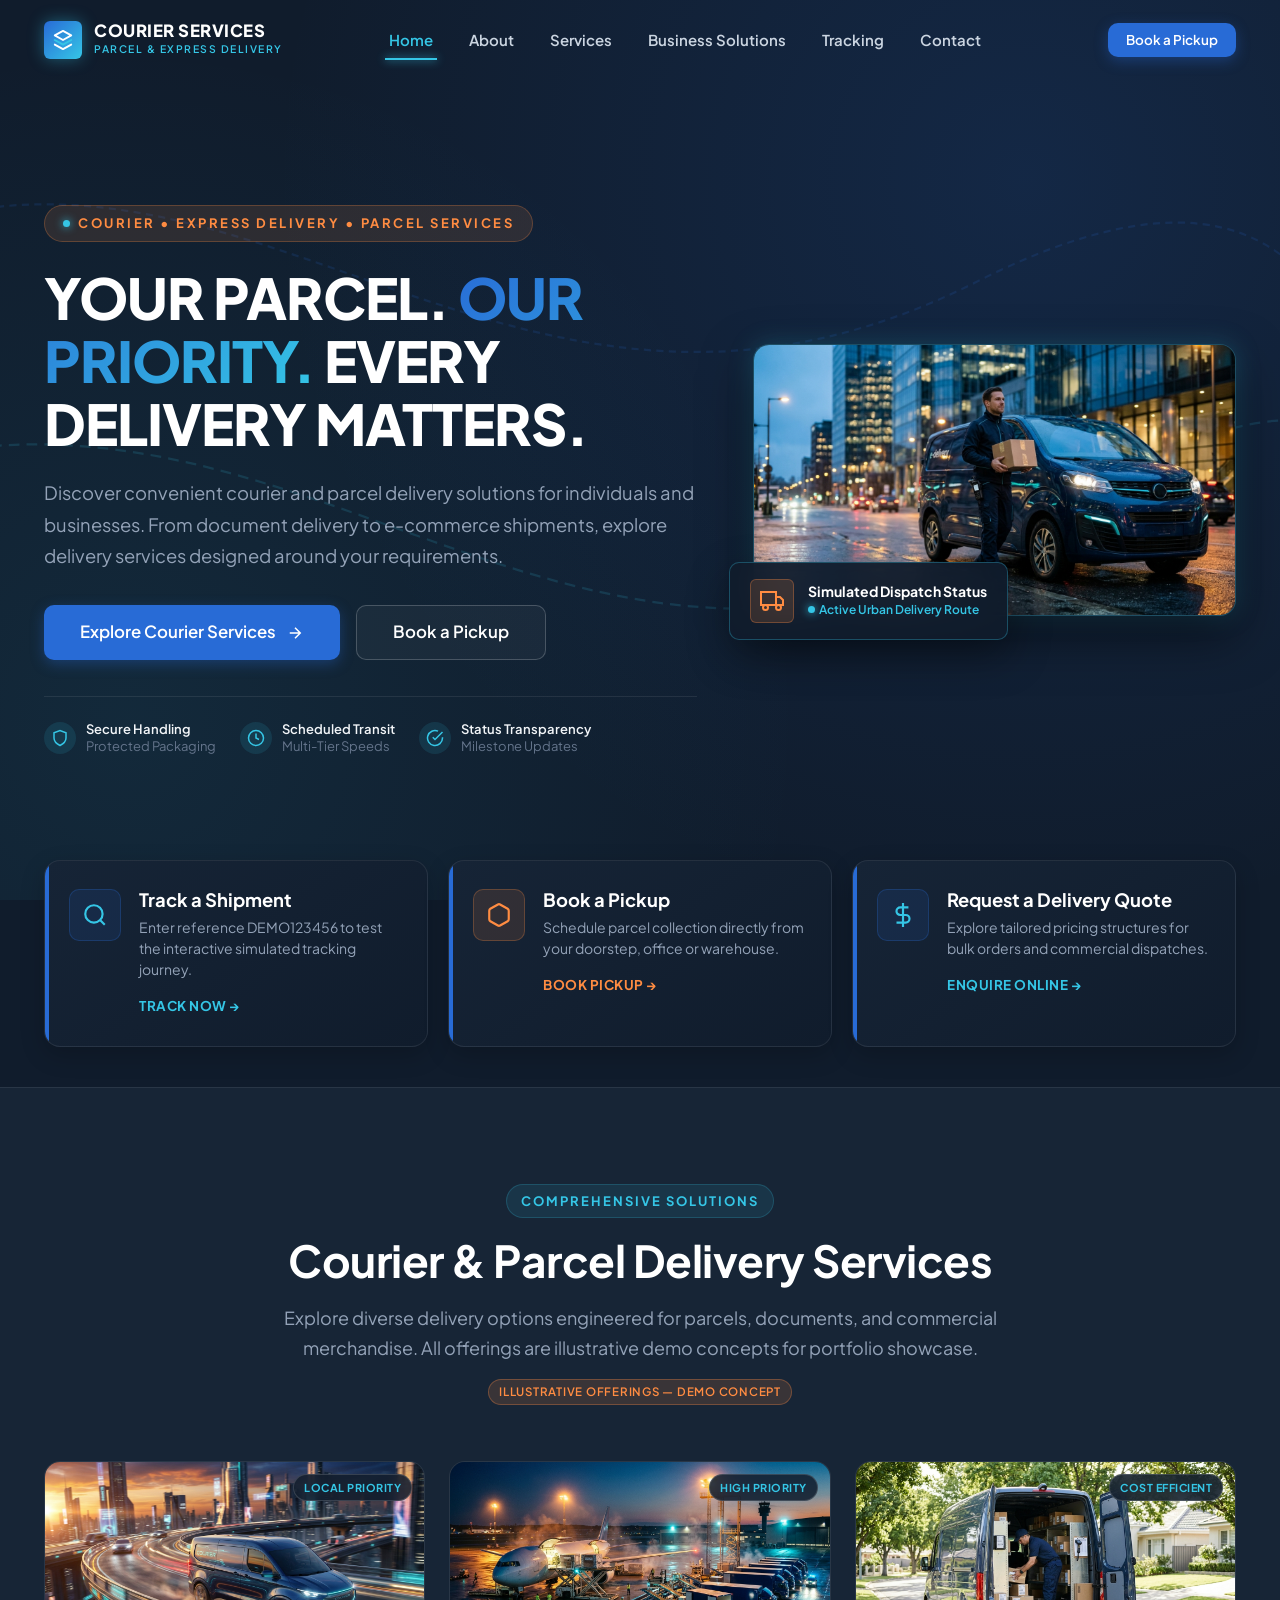
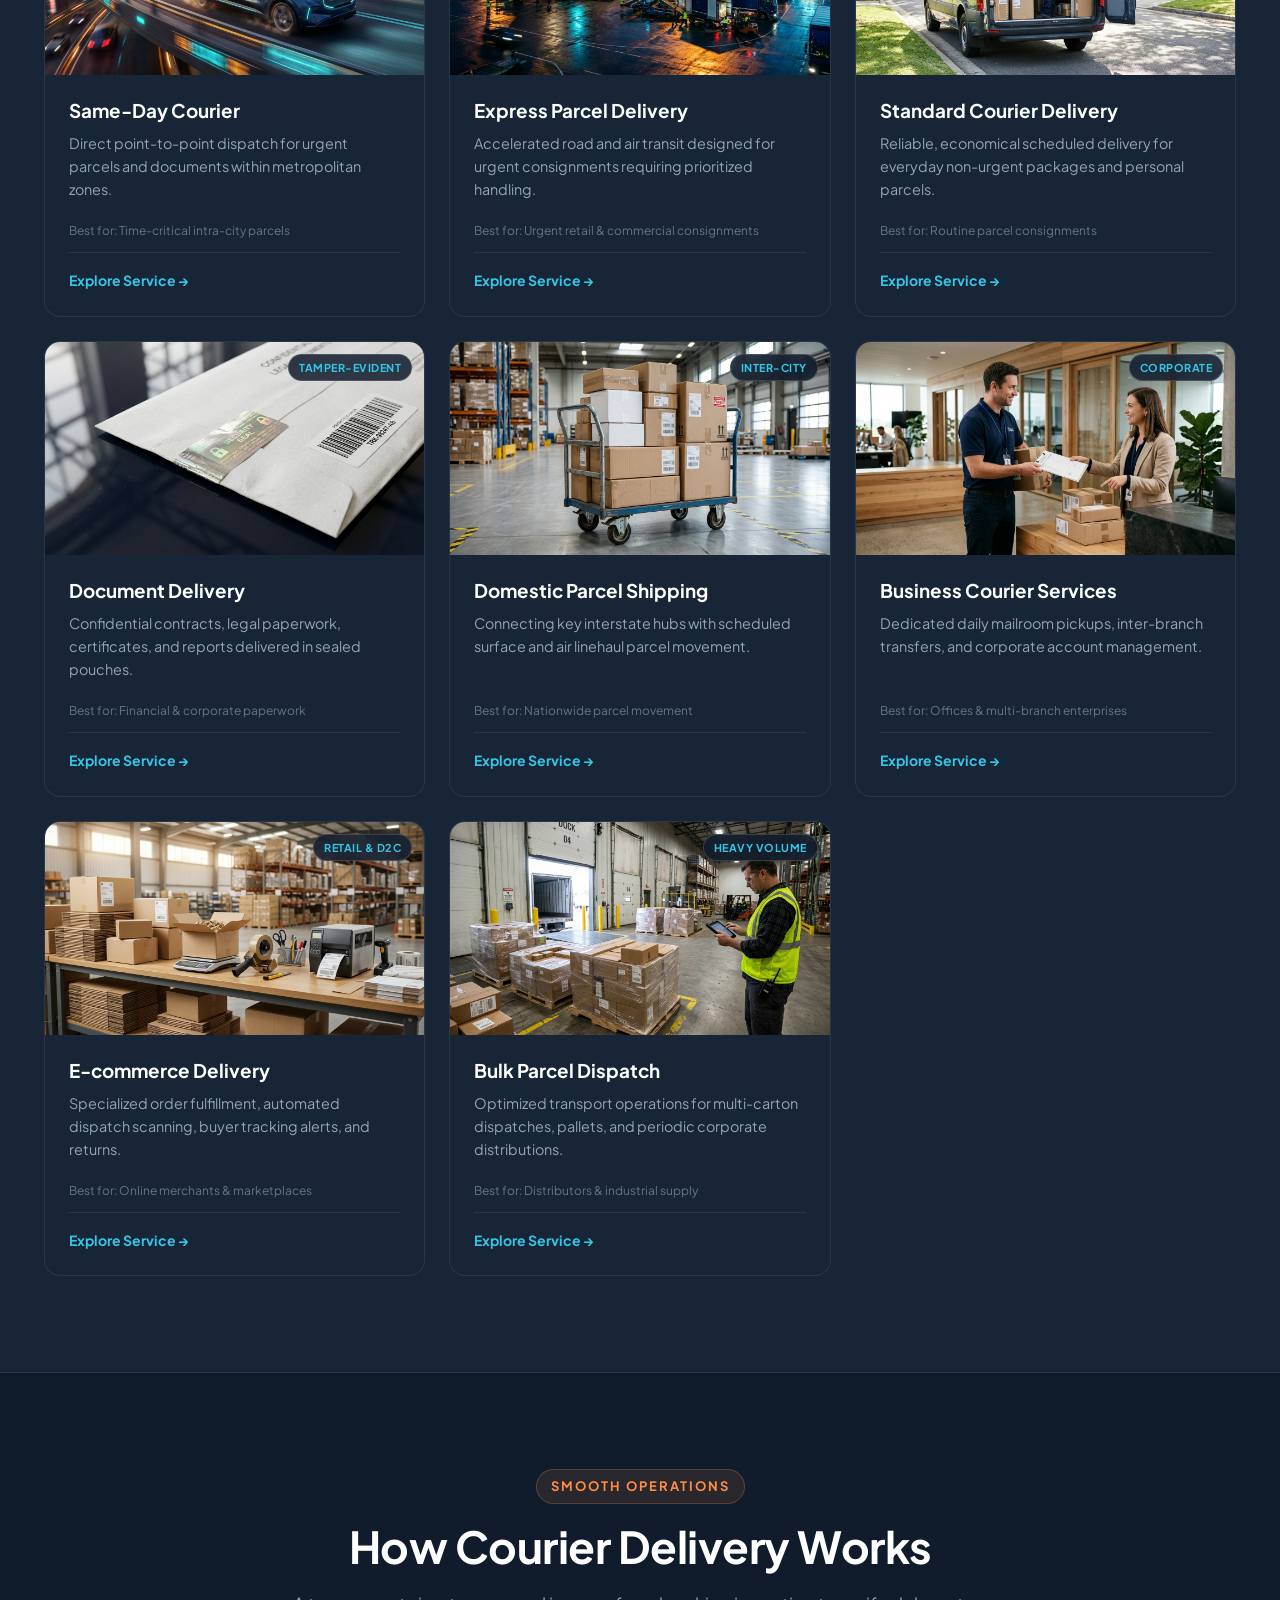
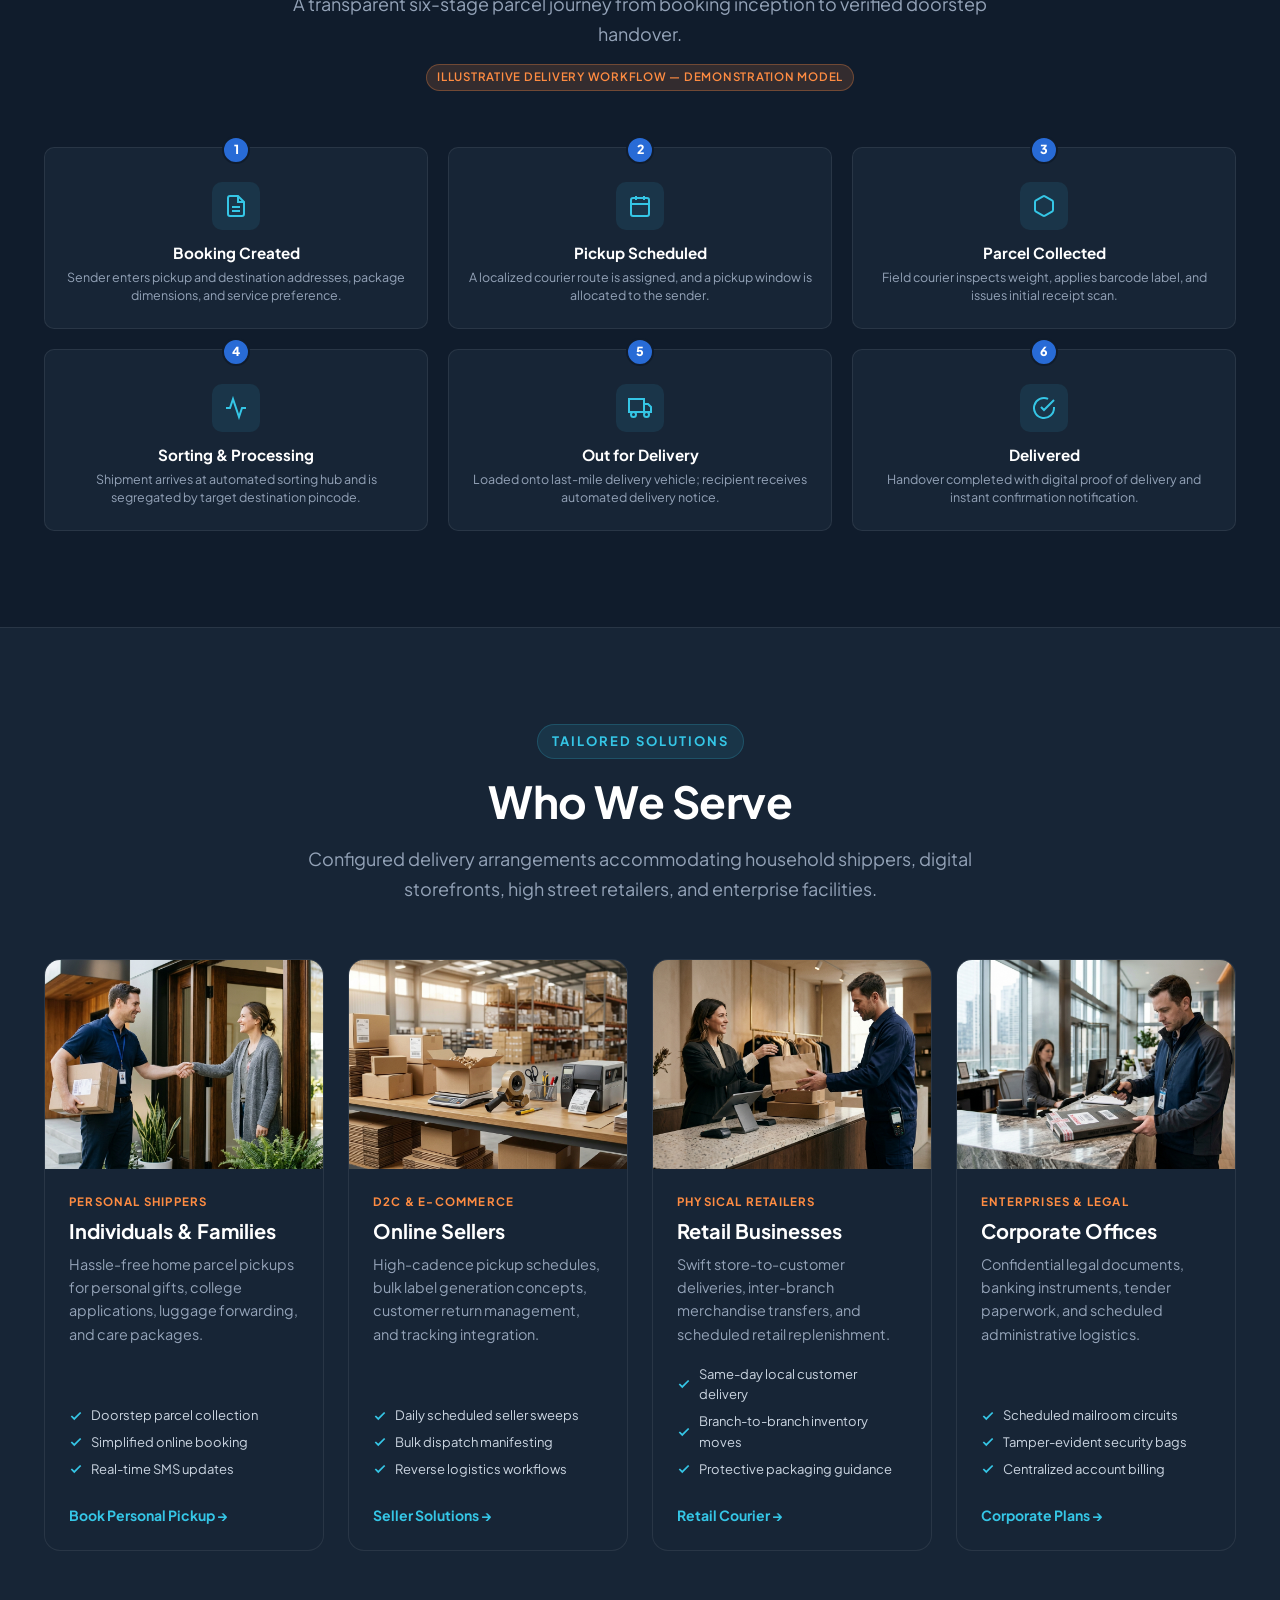
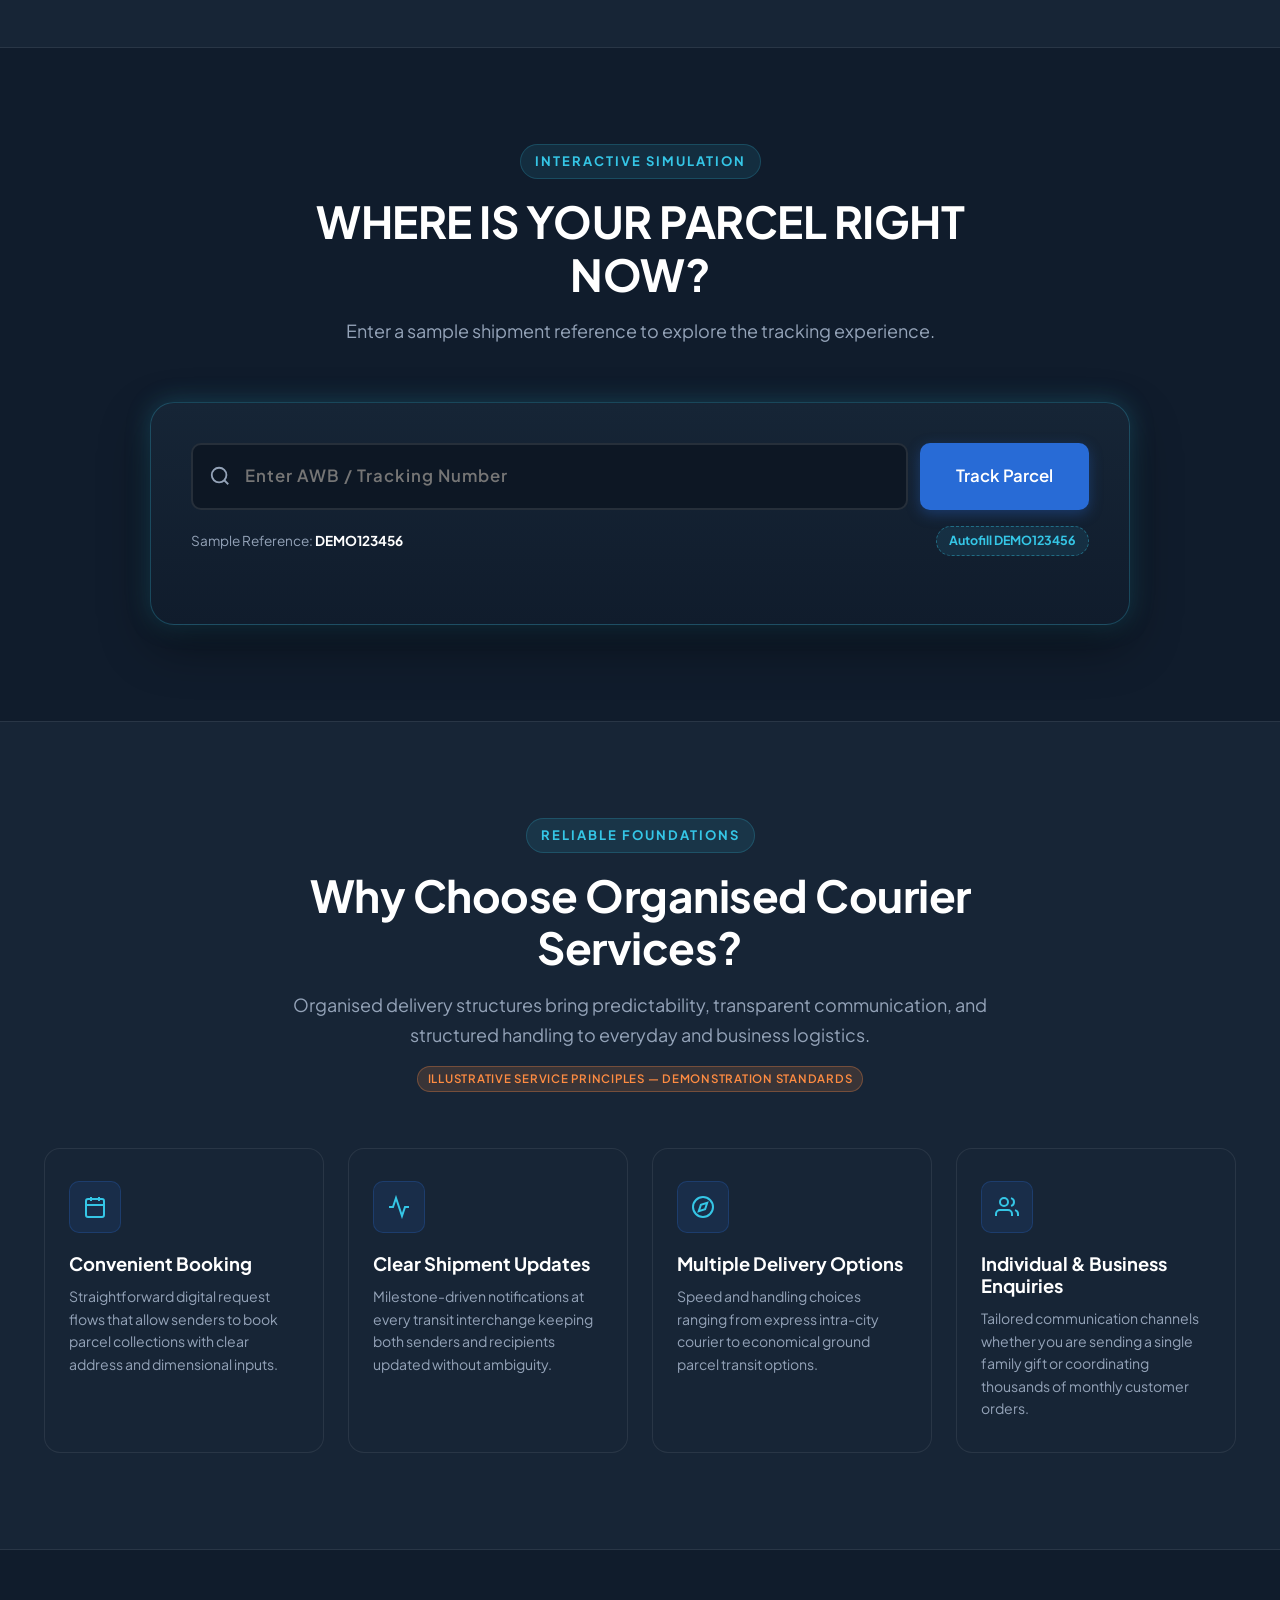
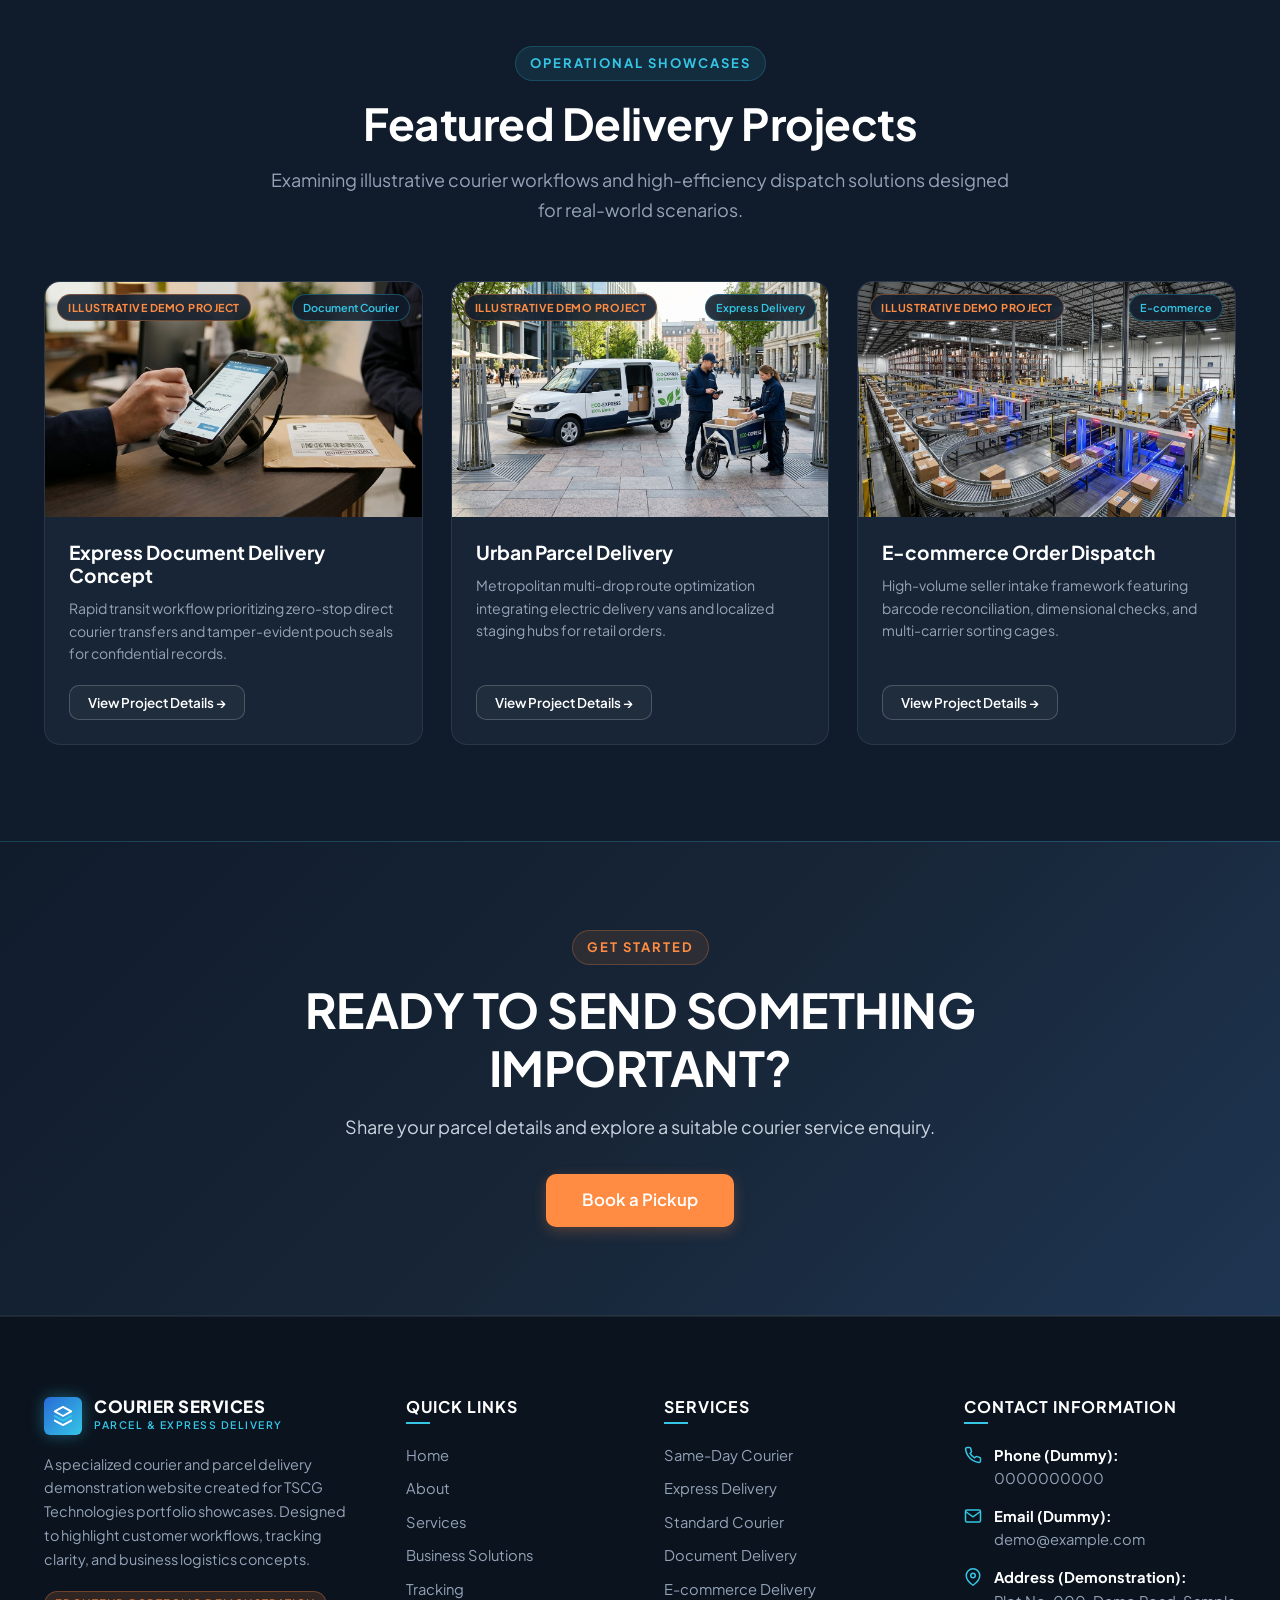
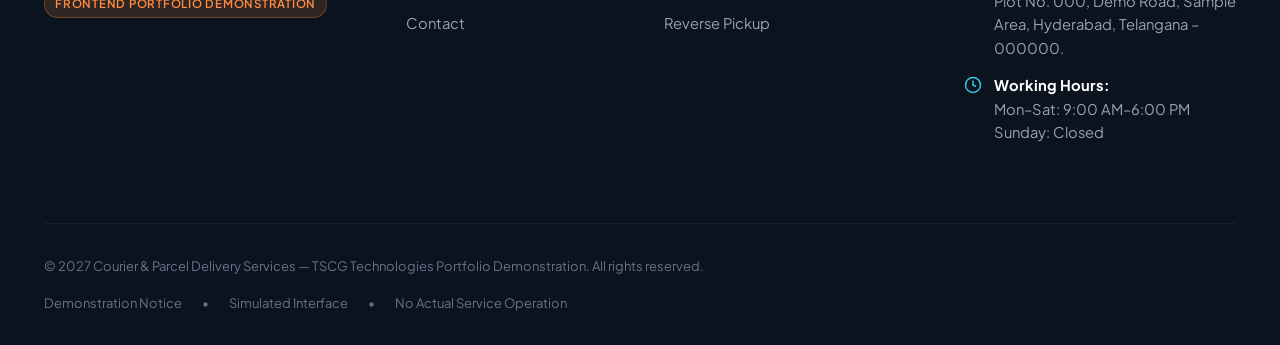
<file: index.html>
<!DOCTYPE html>
<html lang="en">
<head>
  <meta charset="UTF-8">
  <meta name="viewport" content="width=device-width, initial-scale=1.0">
  <title>Courier Services &amp; Parcel Delivery | Home</title>
  <meta name="description" content="Discover premium courier and parcel delivery services for individuals, e-commerce retailers, and corporate offices. Fast, reliable, and trackable last-mile delivery solutions.">
  <meta property="og:title" content="Courier Services &amp; Parcel Delivery | Home">
  <meta property="og:description" content="Fast, reliable, and trackable courier and parcel delivery demonstration website for TSCG Technologies portfolio.">
  <meta property="og:type" content="website">

  <!-- Google Font -->
  <link rel="preconnect" href="https://fonts.googleapis.com">
  <link rel="preconnect" href="https://fonts.gstatic.com" crossorigin>
  <link href="https://fonts.googleapis.com/css2?family=Plus+Jakarta+Sans:wght@400;500;600;700;800&family=JetBrains+Mono:wght@500;700&display=swap" rel="stylesheet">

  <link rel="stylesheet" href="assets/css/style.css">
</head>
<body>

  <!-- Sticky Navigation Header -->
  <header class="site-header" id="siteHeader">
    <div class="container header-container">
      <a href="index.html" class="brand-logo" aria-label="Courier Services Homepage">
        <div class="brand-icon-symbol" aria-hidden="true">
          <!-- Abstract parcel-route logo symbol without text -->
          <svg viewBox="0 0 24 24" fill="none">
            <path d="M12 2L3 7L12 12L21 7L12 2Z" stroke="#ffffff" stroke-width="2" stroke-linecap="round" stroke-linejoin="round"/>
            <path d="M3 17L12 22L21 17" stroke="#ffffff" stroke-width="2" stroke-linecap="round" stroke-linejoin="round"/>
            <path d="M3 12L12 17L21 12" stroke="#35C6E6" stroke-width="2" stroke-linecap="round" stroke-linejoin="round"/>
          </svg>
        </div>
        <div class="brand-title">
          <span class="main-text">COURIER SERVICES</span>
          <span class="sub-text">PARCEL &amp; EXPRESS DELIVERY</span>
        </div>
      </a>

      <!-- Desktop Navigation -->
      <nav class="main-nav" aria-label="Main Navigation">
        <a href="index.html" class="nav-link active">Home</a>
        <a href="about.html" class="nav-link">About</a>
        <a href="services.html" class="nav-link">Services</a>
        <a href="business-solutions.html" class="nav-link">Business Solutions</a>
        <a href="tracking-projects.html" class="nav-link">Tracking</a>
        <a href="contact.html" class="nav-link">Contact</a>
      </nav>

      <!-- Header Right: Dummy Info & CTA -->
      <div class="header-actions">
        <div class="header-phone-box">

        </div>
        <a href="contact.html" class="btn btn-primary btn-sm">Book a Pickup</a>
        <button class="mobile-toggle" aria-label="Toggle navigation menu" aria-expanded="false">
          <span></span>
          <span></span>
          <span></span>
        </button>
      </div>
    </div>
  </header>

  <!-- Mobile Menu Drawer -->
  <div class="mobile-menu-drawer" id="mobileDrawer">
    <nav class="mobile-nav-links">
      <a href="index.html" class="nav-link active">Home</a>
      <a href="about.html" class="nav-link">About</a>
      <a href="services.html" class="nav-link">Services</a>
      <a href="business-solutions.html" class="nav-link">Business Solutions</a>
      <a href="tracking-projects.html" class="nav-link">Tracking &amp; Projects</a>
      <a href="contact.html" class="nav-link">Contact / Book a Pickup</a>
    </nav>
    <div class="mobile-menu-bottom">
      <div class="demo-disclaimer-pill">Portfolio Demonstration Mode</div>
      <p style="font-size:0.85rem; color:#94a3b8;">Demo Helpline: 0000000000 (Dummy Content)</p>
      <a href="contact.html" class="btn btn-orange">Book a Demonstration Pickup</a>
    </div>
  </div>

  <!-- Mobile Sticky Bottom CTA -->
  <aside class="mobile-sticky-bar">
    <a href="contact.html" class="btn btn-orange btn-sm">
      <svg class="btn-icon" viewBox="0 0 24 24"><path d="M5 12h14M12 5l7 7-7 7"/></svg>
      Book a Pickup (Demo)
    </a>
  </aside>

  <main>
    <!-- HERO SECTION -->
    <section class="hero-home">
      <!-- Animated Background Route Lines -->
      <svg class="hero-route-lines" viewBox="0 0 1440 800" fill="none" preserveAspectRatio="none">
        <path d="M-100 200 C300 100, 600 450, 1100 250 S1500 500, 1600 350" stroke="#286BD6" stroke-width="2" stroke-dasharray="8 6"/>
        <path d="M-50 400 C400 350, 700 700, 1200 450 S1600 650, 1700 550" stroke="#35C6E6" stroke-width="2" stroke-dasharray="12 8"/>
      </svg>

      <div class="container hero-grid">
        <div class="hero-content">
          <div class="hero-tag">
            <span class="pulse-dot"></span>
            COURIER • EXPRESS DELIVERY • PARCEL SERVICES
          </div>

          <h1 class="hero-headline">
            YOUR PARCEL. <span class="highlight-blue">OUR PRIORITY.</span> EVERY DELIVERY MATTERS.
          </h1>

          <p class="hero-lead">
            Discover convenient courier and parcel delivery solutions for individuals and businesses. From document delivery to e-commerce shipments, explore delivery services designed around your requirements.
          </p>

          <div class="hero-buttons">
            <a href="services.html" class="btn btn-primary btn-lg">
              Explore Courier Services
              <svg class="btn-icon" viewBox="0 0 24 24"><path d="M5 12h14M12 5l7 7-7 7"/></svg>
            </a>
            <a href="contact.html" class="btn btn-outline btn-lg">
              Book a Pickup
            </a>
          </div>

          <!-- Trust Badges (Illustrative Service Principles) -->
          <div class="hero-trust-badges">
            <div class="trust-badge-item">
              <div class="trust-badge-icon" aria-hidden="true">
                <svg width="18" height="18" viewBox="0 0 24 24" fill="none" stroke="currentColor" stroke-width="2"><path d="M12 22s8-4 8-10V5l-8-3-8 3v7c0 6 8 10 8 10z"/></svg>
              </div>
              <div class="trust-badge-text">
                Secure Handling<br><span style="color:#64748B;font-weight:400;">Protected Packaging</span>
              </div>
            </div>

            <div class="trust-badge-item">
              <div class="trust-badge-icon" aria-hidden="true">
                <svg width="18" height="18" viewBox="0 0 24 24" fill="none" stroke="currentColor" stroke-width="2"><circle cx="12" cy="12" r="10"/><path d="M12 6v6l4 2"/></svg>
              </div>
              <div class="trust-badge-text">
                Scheduled Transit<br><span style="color:#64748B;font-weight:400;">Multi-Tier Speeds</span>
              </div>
            </div>

            <div class="trust-badge-item">
              <div class="trust-badge-icon" aria-hidden="true">
                <svg width="18" height="18" viewBox="0 0 24 24" fill="none" stroke="currentColor" stroke-width="2"><path d="M22 11.08V12a10 10 0 1 1-5.93-9.14"/><polyline points="22 4 12 14.01 9 11.01"/></svg>
              </div>
              <div class="trust-badge-text">
                Status Transparency<br><span style="color:#64748B;font-weight:400;">Milestone Updates</span>
              </div>
            </div>
          </div>
        </div>

        <!-- Hero Visual Media -->
        <div class="hero-visual">
          <div class="hero-image-wrapper">
            <img src="images/courier-hero-delivery-van.jpeg" alt="Modern Courier Delivery Van and Uniformed Professional" width="1920" height="1080" loading="eager">
          </div>

          <!-- Floating Status Widget -->
          <div class="hero-floating-card">
            <div class="floating-icon" aria-hidden="true">
              <svg width="24" height="24" viewBox="0 0 24 24" fill="none" stroke="currentColor" stroke-width="2"><rect x="1" y="3" width="15" height="13"/><polygon points="16 8 20 8 23 11 23 16 16 16 16 8"/><circle cx="5.5" cy="18.5" r="2.5"/><circle cx="18.5" cy="18.5" r="2.5"/></svg>
            </div>
            <div>
              <div class="floating-title">Simulated Dispatch Status</div>
              <div class="floating-subtitle">
                <span class="pulse-dot"></span> Active Urban Delivery Route
              </div>
            </div>
          </div>
        </div>
      </div>
    </section>

    <!-- QUICK ACTION STRIP -->
    <section class="quick-action-strip">
      <div class="container">
        <div class="action-strip-grid">
          <!-- Action 1: Track -->
          <a href="#trackingSection" class="action-card">
            <div class="action-card-icon" aria-hidden="true">
              <svg width="26" height="26" viewBox="0 0 24 24" fill="none" stroke="currentColor" stroke-width="2"><circle cx="11" cy="11" r="8"/><line x1="21" y1="21" x2="16.65" y2="16.65"/></svg>
            </div>
            <div class="action-card-body">
              <h2 class="action-card-title">Track a Shipment</h2>
              <p class="action-card-desc">Enter reference DEMO123456 to test the interactive simulated tracking journey.</p>
              <span class="action-card-link">Track Now →</span>
            </div>
          </a>

          <!-- Action 2: Book a Pickup -->
          <a href="contact.html" class="action-card card-orange">
            <div class="action-card-icon" aria-hidden="true">
              <svg width="26" height="26" viewBox="0 0 24 24" fill="none" stroke="currentColor" stroke-width="2"><path d="M21 16V8a2 2 0 0 0-1-1.73l-7-4a2 2 0 0 0-2 0l-7 4A2 2 0 0 0 3 8v8a2 2 0 0 0 1 1.73l7 4a2 2 0 0 0 2 0l7-4A2 2 0 0 0 21 16z"/></svg>
            </div>
            <div class="action-card-body">
              <h2 class="action-card-title">Book a Pickup</h2>
              <p class="action-card-desc">Schedule parcel collection directly from your doorstep, office or warehouse.</p>
              <span class="action-card-link">Book Pickup →</span>
            </div>
          </a>

          <!-- Action 3: Request Quote -->
          <a href="business-solutions.html#bulkForm" class="action-card">
            <div class="action-card-icon" aria-hidden="true">
              <svg width="26" height="26" viewBox="0 0 24 24" fill="none" stroke="currentColor" stroke-width="2"><line x1="12" y1="1" x2="12" y2="23"/><path d="M17 5H9.5a3.5 3.5 0 0 0 0 7h5a3.5 3.5 0 0 1 0 7H6"/></svg>
            </div>
            <div class="action-card-body">
              <h2 class="action-card-title">Request a Delivery Quote</h2>
              <p class="action-card-desc">Explore tailored pricing structures for bulk orders and commercial dispatches.</p>
              <span class="action-card-link">Enquire Online →</span>
            </div>
          </a>
        </div>
      </div>
    </section>

    <!-- MAIN SERVICES OVERVIEW (8 CARDS) -->
    <section class="section section-charcoal" id="servicesOverview">
      <div class="container">
        <div class="section-header">
          <span class="section-eyebrow">Comprehensive Solutions</span>
          <h2 class="section-title">Courier &amp; Parcel Delivery Services</h2>
          <p class="section-description">
            Explore diverse delivery options engineered for parcels, documents, and commercial merchandise. All offerings are illustrative demo concepts for portfolio showcase.
          </p>
          <div style="margin-top: 14px;">
            <span class="demo-disclaimer-pill">Illustrative Offerings — Demo Concept</span>
          </div>
        </div>

        <div class="services-grid-8">
          <!-- 1. Same-Day Courier -->
          <article class="service-card">
            <div class="service-card-media">
              <img src="images/courier-same-day-service.jpeg" alt="Same-Day Courier Rapid Transit Workflow" width="1600" height="900" loading="lazy">
              <span class="service-card-badge">Local Priority</span>
            </div>
            <div class="service-card-body">
              <h3 class="service-card-title">Same-Day Courier</h3>
              <p class="service-card-text">Direct point-to-point dispatch for urgent parcels and documents within metropolitan zones.</p>
              <div class="service-card-meta">Best for: Time-critical intra-city parcels</div>
              <div class="service-card-footer">
                <a href="services.html#sameDay" class="service-explore-link">Explore Service →</a>
              </div>
            </div>
          </article>

          <!-- 2. Express Parcel Delivery -->
          <article class="service-card">
            <div class="service-card-media">
              <img src="images/courier-express-delivery.jpeg" alt="Express Parcel Priority Air and Road Transit" width="1600" height="900" loading="lazy">
              <span class="service-card-badge">High Priority</span>
            </div>
            <div class="service-card-body">
              <h3 class="service-card-title">Express Parcel Delivery</h3>
              <p class="service-card-text">Accelerated road and air transit designed for urgent consignments requiring prioritized handling.</p>
              <div class="service-card-meta">Best for: Urgent retail &amp; commercial consignments</div>
              <div class="service-card-footer">
                <a href="services.html#express" class="service-explore-link">Explore Service →</a>
              </div>
            </div>
          </article>

          <!-- 3. Standard Courier Delivery -->
          <article class="service-card">
            <div class="service-card-media">
              <img src="images/courier-standard-delivery.jpeg" alt="Standard Scheduled Parcel Delivery Van" width="1600" height="900" loading="lazy">
              <span class="service-card-badge">Cost Efficient</span>
            </div>
            <div class="service-card-body">
              <h3 class="service-card-title">Standard Courier Delivery</h3>
              <p class="service-card-text">Reliable, economical scheduled delivery for everyday non-urgent packages and personal parcels.</p>
              <div class="service-card-meta">Best for: Routine parcel consignments</div>
              <div class="service-card-footer">
                <a href="services.html#standard" class="service-explore-link">Explore Service →</a>
              </div>
            </div>
          </article>

          <!-- 4. Document Delivery -->
          <article class="service-card">
            <div class="service-card-media">
              <img src="images/courier-document-delivery.jpeg" alt="Confidential Document Envelope with Seal" width="1600" height="900" loading="lazy">
              <span class="service-card-badge">Tamper-Evident</span>
            </div>
            <div class="service-card-body">
              <h3 class="service-card-title">Document Delivery</h3>
              <p class="service-card-text">Confidential contracts, legal paperwork, certificates, and reports delivered in sealed pouches.</p>
              <div class="service-card-meta">Best for: Financial &amp; corporate paperwork</div>
              <div class="service-card-footer">
                <a href="services.html#document" class="service-explore-link">Explore Service →</a>
              </div>
            </div>
          </article>

          <!-- 5. Domestic Parcel Shipping -->
          <article class="service-card">
            <div class="service-card-media">
              <img src="images/courier-domestic-parcel.jpeg" alt="Domestic Parcel Shipping Cartons and Labels" width="1600" height="900" loading="lazy">
              <span class="service-card-badge">Inter-City</span>
            </div>
            <div class="service-card-body">
              <h3 class="service-card-title">Domestic Parcel Shipping</h3>
              <p class="service-card-text">Connecting key interstate hubs with scheduled surface and air linehaul parcel movement.</p>
              <div class="service-card-meta">Best for: Nationwide parcel movement</div>
              <div class="service-card-footer">
                <a href="services.html#domestic" class="service-explore-link">Explore Service →</a>
              </div>
            </div>
          </article>

          <!-- 6. Business Courier Services -->
          <article class="service-card">
            <div class="service-card-media">
              <img src="images/courier-business-delivery.jpeg" alt="Scheduled Corporate Courier Office Handover" width="1600" height="900" loading="lazy">
              <span class="service-card-badge">Corporate</span>
            </div>
            <div class="service-card-body">
              <h3 class="service-card-title">Business Courier Services</h3>
              <p class="service-card-text">Dedicated daily mailroom pickups, inter-branch transfers, and corporate account management.</p>
              <div class="service-card-meta">Best for: Offices &amp; multi-branch enterprises</div>
              <div class="service-card-footer">
                <a href="services.html#business" class="service-explore-link">Explore Service →</a>
              </div>
            </div>
          </article>

          <!-- 7. E-commerce Delivery -->
          <article class="service-card">
            <div class="service-card-media">
              <img src="images/courier-ecommerce-delivery.jpeg" alt="E-commerce Seller Dispatch and Orders" width="1200" height="900" loading="lazy">
              <span class="service-card-badge">Retail &amp; D2C</span>
            </div>
            <div class="service-card-body">
              <h3 class="service-card-title">E-commerce Delivery</h3>
              <p class="service-card-text">Specialized order fulfillment, automated dispatch scanning, buyer tracking alerts, and returns.</p>
              <div class="service-card-meta">Best for: Online merchants &amp; marketplaces</div>
              <div class="service-card-footer">
                <a href="services.html#ecommerce" class="service-explore-link">Explore Service →</a>
              </div>
            </div>
          </article>

          <!-- 8. Bulk Parcel Dispatch -->
          <article class="service-card">
            <div class="service-card-media">
              <img src="images/courier-bulk-parcel-dispatch.jpeg" alt="Bulk Shipment Palletized Cartons and Manifest" width="1600" height="900" loading="lazy">
              <span class="service-card-badge">Heavy Volume</span>
            </div>
            <div class="service-card-body">
              <h3 class="service-card-title">Bulk Parcel Dispatch</h3>
              <p class="service-card-text">Optimized transport operations for multi-carton dispatches, pallets, and periodic corporate distributions.</p>
              <div class="service-card-meta">Best for: Distributors &amp; industrial supply</div>
              <div class="service-card-footer">
                <a href="services.html#bulk" class="service-explore-link">Explore Service →</a>
              </div>
            </div>
          </article>
        </div>
      </div>
    </section>

    <!-- HOW COURIER DELIVERY WORKS (6-STAGE WORKFLOW) -->
    <section class="section section-dark delivery-journey-section">
      <div class="container">
        <div class="section-header">
          <span class="section-eyebrow orange">Smooth Operations</span>
          <h2 class="section-title">How Courier Delivery Works</h2>
          <p class="section-description">
            A transparent six-stage parcel journey from booking inception to verified doorstep handover.
          </p>
          <div style="margin-top: 14px;">
            <span class="demo-disclaimer-pill">Illustrative Delivery Workflow — Demonstration Model</span>
          </div>
        </div>

        <div class="journey-track-wrapper">
          <div class="journey-connecting-line" aria-hidden="true"></div>

          <div class="journey-steps-grid">
            <!-- Stage 1 -->
            <div class="journey-step-card">
              <div class="step-number">1</div>
              <div class="journey-step-icon" aria-hidden="true">
                <svg width="24" height="24" viewBox="0 0 24 24" fill="none" stroke="currentColor" stroke-width="2"><path d="M14 2H6a2 2 0 0 0-2 2v16a2 2 0 0 0 2 2h12a2 2 0 0 0 2-2V8z"/><polyline points="14 2 14 8 20 8"/><line x1="16" y1="13" x2="8" y2="13"/><line x1="16" y1="17" x2="8" y2="17"/></svg>
              </div>
              <h3 class="journey-step-title">Booking Created</h3>
              <p class="journey-step-desc">Sender enters pickup and destination addresses, package dimensions, and service preference.</p>
            </div>

            <!-- Stage 2 -->
            <div class="journey-step-card">
              <div class="step-number">2</div>
              <div class="journey-step-icon" aria-hidden="true">
                <svg width="24" height="24" viewBox="0 0 24 24" fill="none" stroke="currentColor" stroke-width="2"><rect x="3" y="4" width="18" height="18" rx="2" ry="2"/><line x1="16" y1="2" x2="16" y2="6"/><line x1="8" y1="2" x2="8" y2="6"/><line x1="3" y1="10" x2="21" y2="10"/></svg>
              </div>
              <h3 class="journey-step-title">Pickup Scheduled</h3>
              <p class="journey-step-desc">A localized courier route is assigned, and a pickup window is allocated to the sender.</p>
            </div>

            <!-- Stage 3 -->
            <div class="journey-step-card">
              <div class="step-number">3</div>
              <div class="journey-step-icon" aria-hidden="true">
                <svg width="24" height="24" viewBox="0 0 24 24" fill="none" stroke="currentColor" stroke-width="2"><path d="M21 16V8a2 2 0 0 0-1-1.73l-7-4a2 2 0 0 0-2 0l-7 4A2 2 0 0 0 3 8v8a2 2 0 0 0 1 1.73l7 4a2 2 0 0 0 2 0l7-4A2 2 0 0 0 21 16z"/></svg>
              </div>
              <h3 class="journey-step-title">Parcel Collected</h3>
              <p class="journey-step-desc">Field courier inspects weight, applies barcode label, and issues initial receipt scan.</p>
            </div>

            <!-- Stage 4 -->
            <div class="journey-step-card">
              <div class="step-number">4</div>
              <div class="journey-step-icon" aria-hidden="true">
                <svg width="24" height="24" viewBox="0 0 24 24" fill="none" stroke="currentColor" stroke-width="2"><polyline points="22 12 18 12 15 21 9 3 6 12 2 12"/></svg>
              </div>
              <h3 class="journey-step-title">Sorting &amp; Processing</h3>
              <p class="journey-step-desc">Shipment arrives at automated sorting hub and is segregated by target destination pincode.</p>
            </div>

            <!-- Stage 5 -->
            <div class="journey-step-card">
              <div class="step-number">5</div>
              <div class="journey-step-icon" aria-hidden="true">
                <svg width="24" height="24" viewBox="0 0 24 24" fill="none" stroke="currentColor" stroke-width="2"><rect x="1" y="3" width="15" height="13"/><polygon points="16 8 20 8 23 11 23 16 16 16 16 8"/><circle cx="5.5" cy="18.5" r="2.5"/><circle cx="18.5" cy="18.5" r="2.5"/></svg>
              </div>
              <h3 class="journey-step-title">Out for Delivery</h3>
              <p class="journey-step-desc">Loaded onto last-mile delivery vehicle; recipient receives automated delivery notice.</p>
            </div>

            <!-- Stage 6 -->
            <div class="journey-step-card">
              <div class="step-number">6</div>
              <div class="journey-step-icon" aria-hidden="true">
                <svg width="24" height="24" viewBox="0 0 24 24" fill="none" stroke="currentColor" stroke-width="2"><path d="M22 11.08V12a10 10 0 1 1-5.93-9.14"/><polyline points="22 4 12 14.01 9 11.01"/></svg>
              </div>
              <h3 class="journey-step-title">Delivered</h3>
              <p class="journey-step-desc">Handover completed with digital proof of delivery and instant confirmation notification.</p>
            </div>
          </div>
        </div>
      </div>
    </section>

    <!-- WHO WE SERVE (4 IMAGE-LED PANELS) -->
    <section class="section section-charcoal">
      <div class="container">
        <div class="section-header">
          <span class="section-eyebrow">Tailored Solutions</span>
          <h2 class="section-title">Who We Serve</h2>
          <p class="section-description">
            Configured delivery arrangements accommodating household shippers, digital storefronts, high street retailers, and enterprise facilities.
          </p>
        </div>

        <div class="audience-grid">
          <!-- Audience 1: Individuals & Families -->
          <div class="audience-card">
            <div class="audience-card-media">
              <img src="images/courier-parcel-pickup.jpeg" alt="Individuals and Families Doorstep Pickup" width="1200" height="900" loading="lazy">
            </div>
            <div class="audience-card-body">
              <span class="audience-card-tag">Personal Shippers</span>
              <h3 class="audience-card-title">Individuals &amp; Families</h3>
              <p class="audience-card-text">Hassle-free home parcel pickups for personal gifts, college applications, luggage forwarding, and care packages.</p>
              <ul class="audience-card-points">
                <li>
                  <svg viewBox="0 0 24 24" fill="none" stroke="currentColor" stroke-width="3"><polyline points="20 6 9 17 4 12"/></svg>
                  Doorstep parcel collection
                </li>
                <li>
                  <svg viewBox="0 0 24 24" fill="none" stroke="currentColor" stroke-width="3"><polyline points="20 6 9 17 4 12"/></svg>
                  Simplified online booking
                </li>
                <li>
                  <svg viewBox="0 0 24 24" fill="none" stroke="currentColor" stroke-width="3"><polyline points="20 6 9 17 4 12"/></svg>
                  Real-time SMS updates
                </li>
              </ul>
              <a href="contact.html" class="service-explore-link">Book Personal Pickup →</a>
            </div>
          </div>

          <!-- Audience 2: Online Sellers -->
          <div class="audience-card">
            <div class="audience-card-media">
              <img src="images/courier-ecommerce-delivery.jpeg" alt="E-commerce Seller Dispatch and Packed Orders" width="1200" height="900" loading="lazy">
            </div>
            <div class="audience-card-body">
              <span class="audience-card-tag">D2C &amp; E-commerce</span>
              <h3 class="audience-card-title">Online Sellers</h3>
              <p class="audience-card-text">High-cadence pickup schedules, bulk label generation concepts, customer return management, and tracking integration.</p>
              <ul class="audience-card-points">
                <li>
                  <svg viewBox="0 0 24 24" fill="none" stroke="currentColor" stroke-width="3"><polyline points="20 6 9 17 4 12"/></svg>
                  Daily scheduled seller sweeps
                </li>
                <li>
                  <svg viewBox="0 0 24 24" fill="none" stroke="currentColor" stroke-width="3"><polyline points="20 6 9 17 4 12"/></svg>
                  Bulk dispatch manifesting
                </li>
                <li>
                  <svg viewBox="0 0 24 24" fill="none" stroke="currentColor" stroke-width="3"><polyline points="20 6 9 17 4 12"/></svg>
                  Reverse logistics workflows
                </li>
              </ul>
              <a href="business-solutions.html" class="service-explore-link">Seller Solutions →</a>
            </div>
          </div>

          <!-- Audience 3: Retail Businesses -->
          <div class="audience-card">
            <div class="audience-card-media">
              <img src="images/courier-retail-delivery.jpeg" alt="Retail Store Local Distribution Handover" width="1200" height="900" loading="lazy">
            </div>
            <div class="audience-card-body">
              <span class="audience-card-tag">Physical Retailers</span>
              <h3 class="audience-card-title">Retail Businesses</h3>
              <p class="audience-card-text">Swift store-to-customer deliveries, inter-branch merchandise transfers, and scheduled retail replenishment.</p>
              <ul class="audience-card-points">
                <li>
                  <svg viewBox="0 0 24 24" fill="none" stroke="currentColor" stroke-width="3"><polyline points="20 6 9 17 4 12"/></svg>
                  Same-day local customer delivery
                </li>
                <li>
                  <svg viewBox="0 0 24 24" fill="none" stroke="currentColor" stroke-width="3"><polyline points="20 6 9 17 4 12"/></svg>
                  Branch-to-branch inventory moves
                </li>
                <li>
                  <svg viewBox="0 0 24 24" fill="none" stroke="currentColor" stroke-width="3"><polyline points="20 6 9 17 4 12"/></svg>
                  Protective packaging guidance
                </li>
              </ul>
              <a href="business-solutions.html" class="service-explore-link">Retail Courier →</a>
            </div>
          </div>

          <!-- Audience 4: Corporate Offices -->
          <div class="audience-card">
            <div class="audience-card-media">
              <img src="images/courier-corporate-office.jpeg" alt="Corporate Office Secure Document Movement" width="1200" height="900" loading="lazy">
            </div>
            <div class="audience-card-body">
              <span class="audience-card-tag">Enterprises &amp; Legal</span>
              <h3 class="audience-card-title">Corporate Offices</h3>
              <p class="audience-card-text">Confidential legal documents, banking instruments, tender paperwork, and scheduled administrative logistics.</p>
              <ul class="audience-card-points">
                <li>
                  <svg viewBox="0 0 24 24" fill="none" stroke="currentColor" stroke-width="3"><polyline points="20 6 9 17 4 12"/></svg>
                  Scheduled mailroom circuits
                </li>
                <li>
                  <svg viewBox="0 0 24 24" fill="none" stroke="currentColor" stroke-width="3"><polyline points="20 6 9 17 4 12"/></svg>
                  Tamper-evident security bags
                </li>
                <li>
                  <svg viewBox="0 0 24 24" fill="none" stroke="currentColor" stroke-width="3"><polyline points="20 6 9 17 4 12"/></svg>
                  Centralized account billing
                </li>
              </ul>
              <a href="business-solutions.html" class="service-explore-link">Corporate Plans →</a>
            </div>
          </div>
        </div>
      </div>
    </section>

    <!-- SHIPMENT TRACKING DEMO SECTION -->
    <section class="section section-dark" id="trackingSection">
      <div class="container">
        <div class="section-header">
          <span class="section-eyebrow">Interactive Simulation</span>
          <h2 class="section-title">WHERE IS YOUR PARCEL RIGHT NOW?</h2>
          <p class="section-description">
            Enter a sample shipment reference to explore the tracking experience.
          </p>
        </div>

        <div class="tracking-component-box">
          <form class="tracking-input-form" onsubmit="return false;">
            <div class="tracking-input-wrapper">
              <svg class="tracking-input-icon" viewBox="0 0 24 24" fill="none" stroke="currentColor" stroke-width="2">
                <circle cx="11" cy="11" r="8"></circle>
                <line x1="21" y1="21" x2="16.65" y2="16.65"></line>
              </svg>
              <input type="text" id="trackingInput" class="tracking-input-field" placeholder="Enter AWB / Tracking Number" autocomplete="off">
            </div>
            <button type="button" id="trackingBtn" class="btn btn-primary btn-lg">Track Parcel</button>
          </form>

          <div class="tracking-helper-row">
            <span>Sample Reference: <strong style="color:#ffffff;">DEMO123456</strong></span>
            <button type="button" id="presetDemoBtn" class="preset-pill-btn">Autofill DEMO123456</button>
          </div>

          <!-- Error Alert -->
          <div id="trackingError" class="tracking-error-alert" role="alert">
            Demo tracking is available only for the sample reference DEMO123456.
          </div>

          <!-- Tracking Result Container (Simulated Timeline) -->
          <div id="trackingResult" class="tracking-result-panel">
            <div class="demo-banner-box">
              <svg width="20" height="20" viewBox="0 0 24 24" fill="none" stroke="currentColor" stroke-width="2"><circle cx="12" cy="12" r="10"/><line x1="12" y1="8" x2="12" y2="12"/><line x1="12" y1="16" x2="12.01" y2="16"/></svg>
              <span><strong>SIMULATED TRACKING DATA — NOT A REAL SHIPMENT.</strong> No real shipment API, GPS tracking, or database connected.</span>
            </div>

            <div class="shipment-header-summary">
              <div class="shipment-id-badge">
                <div>
                  <span style="font-size:0.75rem; color:#94A3B8; text-transform:uppercase;">Reference Number</span>
                  <h3>DEMO123456</h3>
                </div>
                <span class="status-tag delivered">● Delivered</span>
              </div>
              <div style="text-align: right;">
                <span style="font-size:0.75rem; color:#94A3B8; display:block;">Service Mode</span>
                <strong style="color:#35C6E6;">Express Parcel Delivery (Air &amp; Road)</strong>
              </div>
            </div>

            <!-- Simulated Timeline Stages -->
            <div class="shipment-timeline">
              <!-- Event 6: Delivered -->
              <div class="timeline-event completed">
                <div class="timeline-node" aria-hidden="true">✓</div>
                <div class="timeline-content">
                  <div class="timeline-time">
                    <strong>Today</strong>
                    <span>01:15 PM</span>
                  </div>
                  <div class="timeline-desc">
                    <h4>Delivered</h4>
                    <p>Parcel delivered to recipient. Signed: R. Sharma (Simulated verification).</p>
                    <div class="timeline-location">Destination Hub: Banjara Hills, Hyderabad</div>
                  </div>
                </div>
              </div>

              <!-- Event 5: Out for Delivery -->
              <div class="timeline-event completed">
                <div class="timeline-node" aria-hidden="true">✓</div>
                <div class="timeline-content">
                  <div class="timeline-time">
                    <strong>Today</strong>
                    <span>08:45 AM</span>
                  </div>
                  <div class="timeline-desc">
                    <h4>Out for Delivery</h4>
                    <p>Package dispatched with delivery personnel on assigned local route.</p>
                    <div class="timeline-location">Local Distribution Center: Hyderabad Central</div>
                  </div>
                </div>
              </div>

              <!-- Event 4: In Transit -->
              <div class="timeline-event completed">
                <div class="timeline-node" aria-hidden="true">✓</div>
                <div class="timeline-content">
                  <div class="timeline-time">
                    <strong>Today</strong>
                    <span>03:30 AM</span>
                  </div>
                  <div class="timeline-desc">
                    <h4>In Transit</h4>
                    <p>Inter-hub express linehaul container transit completed.</p>
                    <div class="timeline-location">Regional Arterial Transit Hub</div>
                  </div>
                </div>
              </div>

              <!-- Event 3: Arrived at Sorting Facility -->
              <div class="timeline-event completed">
                <div class="timeline-node" aria-hidden="true">✓</div>
                <div class="timeline-content">
                  <div class="timeline-time">
                    <strong>Yesterday</strong>
                    <span>07:20 PM</span>
                  </div>
                  <div class="timeline-desc">
                    <h4>Arrived at Sorting Facility</h4>
                    <p>High-speed optical scan and parcel dimension verification completed.</p>
                    <div class="timeline-location">Automated Sorting Hub Terminal A</div>
                  </div>
                </div>
              </div>

              <!-- Event 2: Parcel Collected -->
              <div class="timeline-event completed">
                <div class="timeline-node" aria-hidden="true">✓</div>
                <div class="timeline-content">
                  <div class="timeline-time">
                    <strong>Yesterday</strong>
                    <span>02:10 PM</span>
                  </div>
                  <div class="timeline-desc">
                    <h4>Parcel Collected</h4>
                    <p>Courier professional completed doorstep pickup and issued manifest scan.</p>
                    <div class="timeline-location">Sender Origin Point</div>
                  </div>
                </div>
              </div>

              <!-- Event 1: Booking Created -->
              <div class="timeline-event completed">
                <div class="timeline-node" aria-hidden="true">✓</div>
                <div class="timeline-content">
                  <div class="timeline-time">
                    <strong>Yesterday</strong>
                    <span>10:00 AM</span>
                  </div>
                  <div class="timeline-desc">
                    <h4>Booking Created</h4>
                    <p>Electronic booking confirmation generated and pickup agent assigned.</p>
                    <div class="timeline-location">Online Booking Portal</div>
                  </div>
                </div>
              </div>
            </div>
          </div>
        </div>
      </div>
    </section>

    <!-- WHY CHOOSE ORGANISED COURIER SERVICES? (4 FEATURE CARDS) -->
    <section class="section section-charcoal">
      <div class="container">
        <div class="section-header">
          <span class="section-eyebrow">Reliable Foundations</span>
          <h2 class="section-title">Why Choose Organised Courier Services?</h2>
          <p class="section-description">
            Organised delivery structures bring predictability, transparent communication, and structured handling to everyday and business logistics.
          </p>
          <div style="margin-top: 14px;">
            <span class="demo-disclaimer-pill">Illustrative Service Principles — Demonstration Standards</span>
          </div>
        </div>

        <div class="features-grid-4">
          <!-- Card 1 -->
          <div class="feature-card">
            <div class="feature-icon" aria-hidden="true">
              <svg width="24" height="24" viewBox="0 0 24 24" fill="none" stroke="currentColor" stroke-width="2"><rect x="3" y="4" width="18" height="18" rx="2" ry="2"/><line x1="16" y1="2" x2="16" y2="6"/><line x1="8" y1="2" x2="8" y2="6"/><line x1="3" y1="10" x2="21" y2="10"/></svg>
            </div>
            <h3 class="feature-card-title">Convenient Booking</h3>
            <p class="feature-card-text">Straightforward digital request flows that allow senders to book parcel collections with clear address and dimensional inputs.</p>
          </div>

          <!-- Card 2 -->
          <div class="feature-card">
            <div class="feature-icon" aria-hidden="true">
              <svg width="24" height="24" viewBox="0 0 24 24" fill="none" stroke="currentColor" stroke-width="2"><path d="M22 12h-4l-3 9L9 3l-3 9H2"/></svg>
            </div>
            <h3 class="feature-card-title">Clear Shipment Updates</h3>
            <p class="feature-card-text">Milestone-driven notifications at every transit interchange keeping both senders and recipients updated without ambiguity.</p>
          </div>

          <!-- Card 3 -->
          <div class="feature-card">
            <div class="feature-icon" aria-hidden="true">
              <svg width="24" height="24" viewBox="0 0 24 24" fill="none" stroke="currentColor" stroke-width="2"><circle cx="12" cy="12" r="10"/><polygon points="16.24 7.76 14.12 14.12 7.76 16.24 9.88 9.88 16.24 7.76"/></svg>
            </div>
            <h3 class="feature-card-title">Multiple Delivery Options</h3>
            <p class="feature-card-text">Speed and handling choices ranging from express intra-city courier to economical ground parcel transit options.</p>
          </div>

          <!-- Card 4 -->
          <div class="feature-card">
            <div class="feature-icon" aria-hidden="true">
              <svg width="24" height="24" viewBox="0 0 24 24" fill="none" stroke="currentColor" stroke-width="2"><path d="M17 21v-2a4 4 0 0 0-4-4H5a4 4 0 0 0-4 4v2"/><circle cx="9" cy="7" r="4"/><path d="M23 21v-2a4 4 0 0 0-3-3.87"/><path d="M16 3.13a4 4 0 0 1 0 7.75"/></svg>
            </div>
            <h3 class="feature-card-title">Individual &amp; Business Enquiries</h3>
            <p class="feature-card-text">Tailored communication channels whether you are sending a single family gift or coordinating thousands of monthly customer orders.</p>
          </div>
        </div>
      </div>
    </section>

    <!-- FEATURED DELIVERY PROJECTS (3 SAMPLE CARDS) -->
    <section class="section section-dark">
      <div class="container">
        <div class="section-header">
          <span class="section-eyebrow">Operational Showcases</span>
          <h2 class="section-title">Featured Delivery Projects</h2>
          <p class="section-description">
            Examining illustrative courier workflows and high-efficiency dispatch solutions designed for real-world scenarios.
          </p>
        </div>

        <div class="projects-grid">
          <!-- Project 1 -->
          <article class="project-card" data-category="document">
            <div class="project-card-media">
              <img src="images/courier-project-express.jpeg" alt="Express Document Delivery Milestone Concept" width="1200" height="750" loading="lazy">
              <span class="project-demo-tag">ILLUSTRATIVE DEMO PROJECT</span>
              <span class="project-category-badge">Document Courier</span>
            </div>
            <div class="project-card-body">
              <h3 class="project-card-title">Express Document Delivery Concept</h3>
              <p class="project-card-desc">Rapid transit workflow prioritizing zero-stop direct courier transfers and tamper-evident pouch seals for confidential records.</p>
              <div class="project-card-action">
                <a href="tracking-projects.html#projects" class="btn btn-outline btn-sm">View Project Details →</a>
              </div>
            </div>
          </article>

          <!-- Project 2 -->
          <article class="project-card" data-category="express">
            <div class="project-card-media">
              <img src="images/courier-project-urban.jpeg" alt="Downtown Urban Same-Day Parcel Route" width="1200" height="750" loading="lazy">
              <span class="project-demo-tag">ILLUSTRATIVE DEMO PROJECT</span>
              <span class="project-category-badge">Express Delivery</span>
            </div>
            <div class="project-card-body">
              <h3 class="project-card-title">Urban Parcel Delivery</h3>
              <p class="project-card-desc">Metropolitan multi-drop route optimization integrating electric delivery vans and localized staging hubs for retail orders.</p>
              <div class="project-card-action">
                <a href="tracking-projects.html#projects" class="btn btn-outline btn-sm">View Project Details →</a>
              </div>
            </div>
          </article>

          <!-- Project 3 -->
          <article class="project-card" data-category="ecommerce">
            <div class="project-card-media">
              <img src="images/courier-project-ecommerce.jpeg" alt="Peak E-commerce Parcel Ingestion and Dispatch" width="1200" height="750" loading="lazy">
              <span class="project-demo-tag">ILLUSTRATIVE DEMO PROJECT</span>
              <span class="project-category-badge">E-commerce</span>
            </div>
            <div class="project-card-body">
              <h3 class="project-card-title">E-commerce Order Dispatch</h3>
              <p class="project-card-desc">High-volume seller intake framework featuring barcode reconciliation, dimensional checks, and multi-carrier sorting cages.</p>
              <div class="project-card-action">
                <a href="tracking-projects.html#projects" class="btn btn-outline btn-sm">View Project Details →</a>
              </div>
            </div>
          </article>
        </div>
      </div>
    </section>

    <!-- FINAL CTA SECTION -->
    <section class="final-cta-section">
      <div class="container">
        <div class="cta-box-inner">
          <span class="section-eyebrow orange">Get Started</span>
          <h2 class="section-title">READY TO SEND SOMETHING IMPORTANT?</h2>
          <p class="section-description" style="color:#cbd5e1; margin-bottom: 32px;">
            Share your parcel details and explore a suitable courier service enquiry.
          </p>
          <a href="contact.html" class="btn btn-orange btn-lg">Book a Pickup</a>
        </div>
      </div>
    </section>
  </main>

  <!-- FOOTER -->
  <footer class="site-footer">
    <div class="container">
      <div class="footer-grid">
        <!-- Col 1: Brand & Overview -->
        <div class="footer-col-brand">
          <div class="brand-logo">
            <div class="brand-icon-symbol" aria-hidden="true">
              <svg viewBox="0 0 24 24" fill="none">
                <path d="M12 2L3 7L12 12L21 7L12 2Z" stroke="#ffffff" stroke-width="2" stroke-linecap="round" stroke-linejoin="round"/>
                <path d="M3 17L12 22L21 17" stroke="#ffffff" stroke-width="2" stroke-linecap="round" stroke-linejoin="round"/>
                <path d="M3 12L12 17L21 12" stroke="#35C6E6" stroke-width="2" stroke-linecap="round" stroke-linejoin="round"/>
              </svg>
            </div>
            <div class="brand-title">
              <span class="main-text">COURIER SERVICES</span>
              <span class="sub-text">PARCEL &amp; EXPRESS DELIVERY</span>
            </div>
          </div>
          <p class="footer-desc">
            A specialized courier and parcel delivery demonstration website created for TSCG Technologies portfolio showcases. Designed to highlight customer workflows, tracking clarity, and business logistics concepts.
          </p>
          <div class="demo-disclaimer-pill">Frontend Portfolio Demonstration</div>
        </div>

        <!-- Col 2: Quick Links -->
        <div>
          <h4 class="footer-heading">Quick Links</h4>
          <ul class="footer-links-list">
            <li><a href="index.html">Home</a></li>
            <li><a href="about.html">About</a></li>
            <li><a href="services.html">Services</a></li>
            <li><a href="business-solutions.html">Business Solutions</a></li>
            <li><a href="tracking-projects.html">Tracking</a></li>
            <li><a href="contact.html">Contact</a></li>
          </ul>
        </div>

        <!-- Col 3: Services -->
        <div>
          <h4 class="footer-heading">Services</h4>
          <ul class="footer-links-list">
            <li><a href="services.html#sameDay">Same-Day Courier</a></li>
            <li><a href="services.html#express">Express Delivery</a></li>
            <li><a href="services.html#standard">Standard Courier</a></li>
            <li><a href="services.html#document">Document Delivery</a></li>
            <li><a href="services.html#ecommerce">E-commerce Delivery</a></li>
            <li><a href="services.html#reverse">Reverse Pickup</a></li>
          </ul>
        </div>

        <!-- Col 4: Contact Dummy Details -->
        <div>
          <h4 class="footer-heading">Contact Information</h4>
          <ul class="footer-contact-info">
            <li>
              <svg class="footer-contact-icon" viewBox="0 0 24 24" fill="none" stroke="currentColor" stroke-width="2"><path d="M22 16.92v3a2 2 0 0 1-2.18 2 19.79 19.79 0 0 1-8.63-3.07 19.5 19.5 0 0 1-6-6 19.79 19.79 0 0 1-3.07-8.67A2 2 0 0 1 4.11 2h3a2 2 0 0 1 2 1.72 12.84 12.84 0 0 0 .7 2.81 2 2 0 0 1-.45 2.11L8.09 9.91a16 16 0 0 0 6 6l1.27-1.27a2 2 0 0 1 2.11-.45 12.84 12.84 0 0 0 2.81.7A2 2 0 0 1 22 16.92z"/></svg>
              <div class="footer-contact-text">
                <strong>Phone (Dummy):</strong>
                <span>0000000000</span>
              </div>
            </li>
            <li>
              <svg class="footer-contact-icon" viewBox="0 0 24 24" fill="none" stroke="currentColor" stroke-width="2"><path d="M4 4h16c1.1 0 2 .9 2 2v12c0 1.1-.9 2-2 2H4c-1.1 0-2-.9-2-2V6c0-1.1.9-2 2-2z"/><polyline points="22,6 12,13 2,6"/></svg>
              <div class="footer-contact-text">
                <strong>Email (Dummy):</strong>
                <span>demo@example.com</span>
              </div>
            </li>
            <li>
              <svg class="footer-contact-icon" viewBox="0 0 24 24" fill="none" stroke="currentColor" stroke-width="2"><path d="M21 10c0 7-9 13-9 13s-9-6-9-13a9 9 0 0 1 18 0z"/><circle cx="12" cy="10" r="3"/></svg>
              <div class="footer-contact-text">
                <strong>Address (Demonstration):</strong>
                <span>Plot No. 000, Demo Road, Sample Area, Hyderabad, Telangana – 000000.</span>
              </div>
            </li>
            <li>
              <svg class="footer-contact-icon" viewBox="0 0 24 24" fill="none" stroke="currentColor" stroke-width="2"><circle cx="12" cy="12" r="10"/><polyline points="12 6 12 12 16 14"/></svg>
              <div class="footer-contact-text">
                <strong>Working Hours:</strong>
                <span>Mon–Sat: 9:00 AM–6:00 PM<br>Sunday: Closed</span>
              </div>
            </li>
          </ul>
        </div>
      </div>

      <!-- Bottom Bar -->
      <div class="footer-bottom">
        <div>
          &copy; 2027 Courier &amp; Parcel Delivery Services — TSCG Technologies Portfolio Demonstration. All rights reserved.
        </div>
        <div class="footer-bottom-links">
          <span>Demonstration Notice</span>
          <span>•</span>
          <span>Simulated Interface</span>
          <span>•</span>
          <span>No Actual Service Operation</span>
        </div>
      </div>
    </div>
  </footer>

  <!-- Back to top button -->
  <button class="back-to-top-btn" aria-label="Back to top">
    <svg width="20" height="20" viewBox="0 0 24 24" fill="none" stroke="currentColor" stroke-width="2.5"><polyline points="18 15 12 9 6 15"/></svg>
  </button>

  <script src="assets/js/main.js"></script>
</body>
</html>
</file>
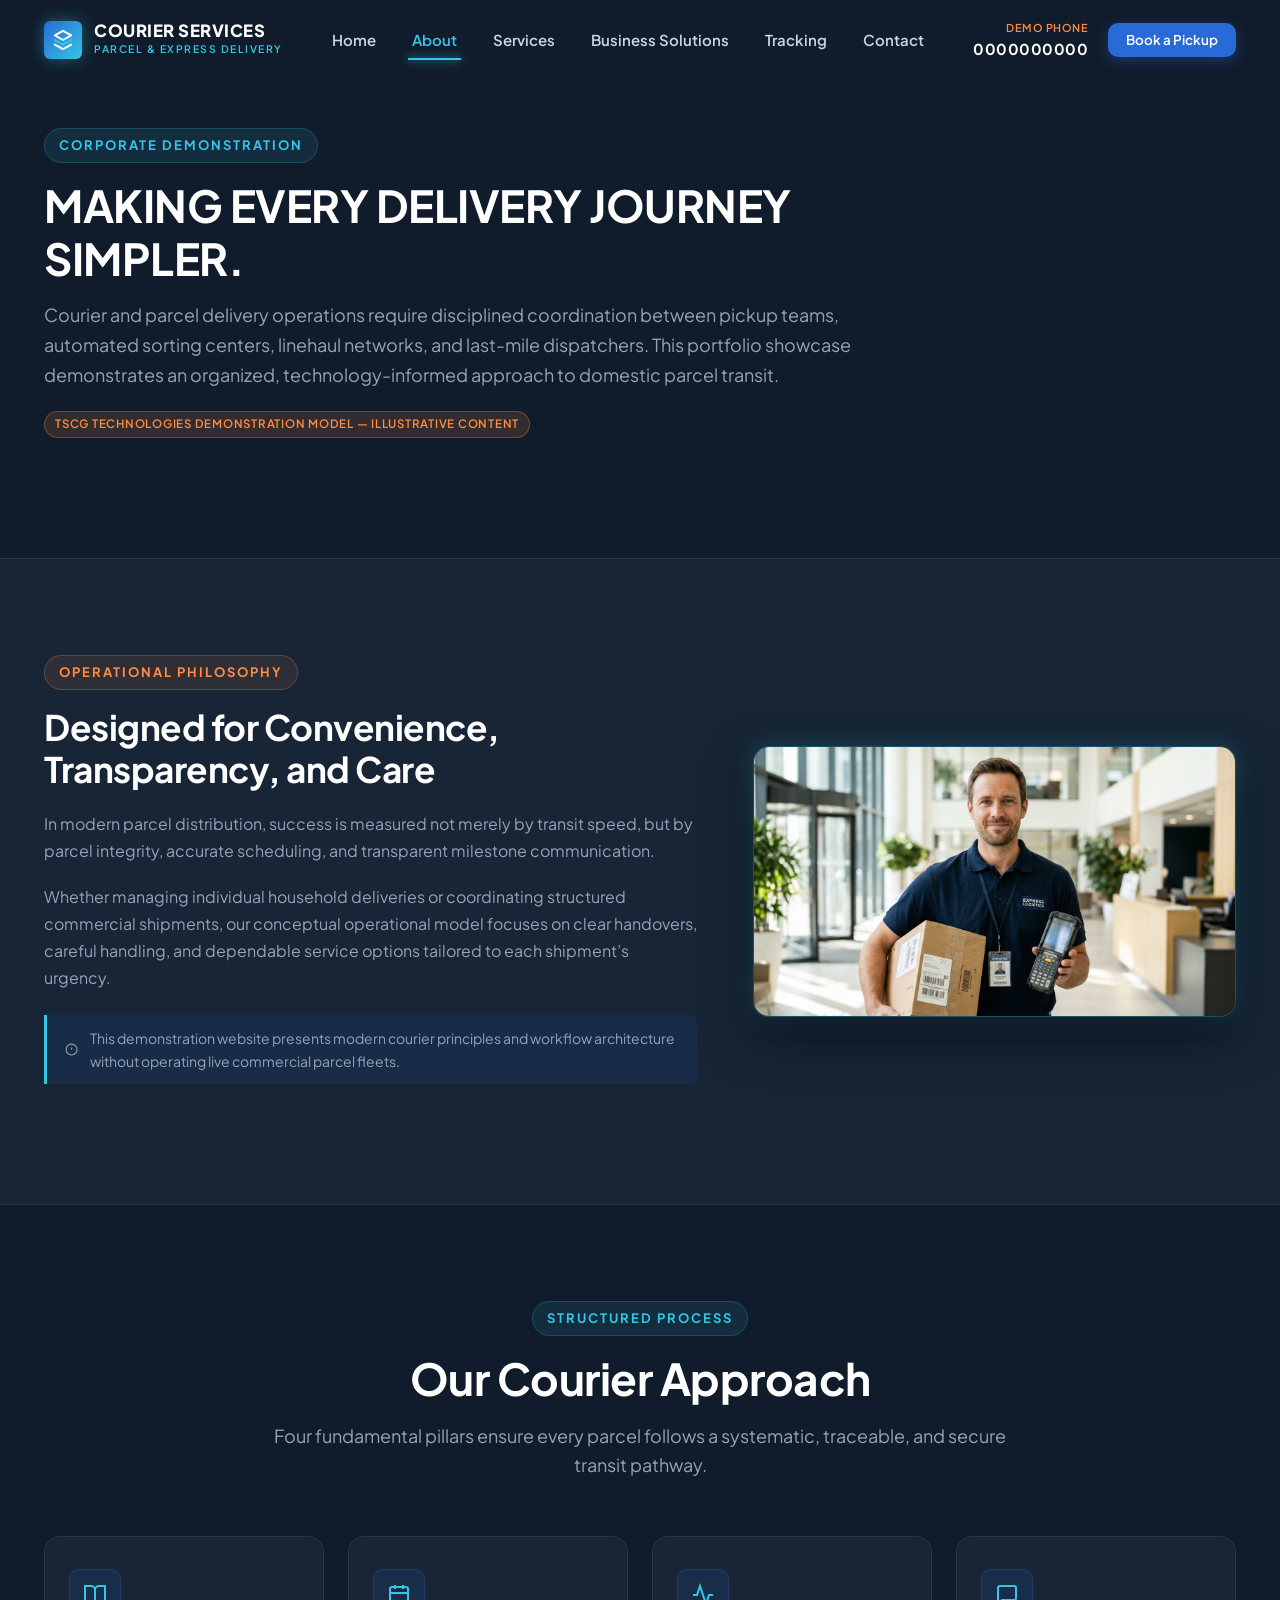
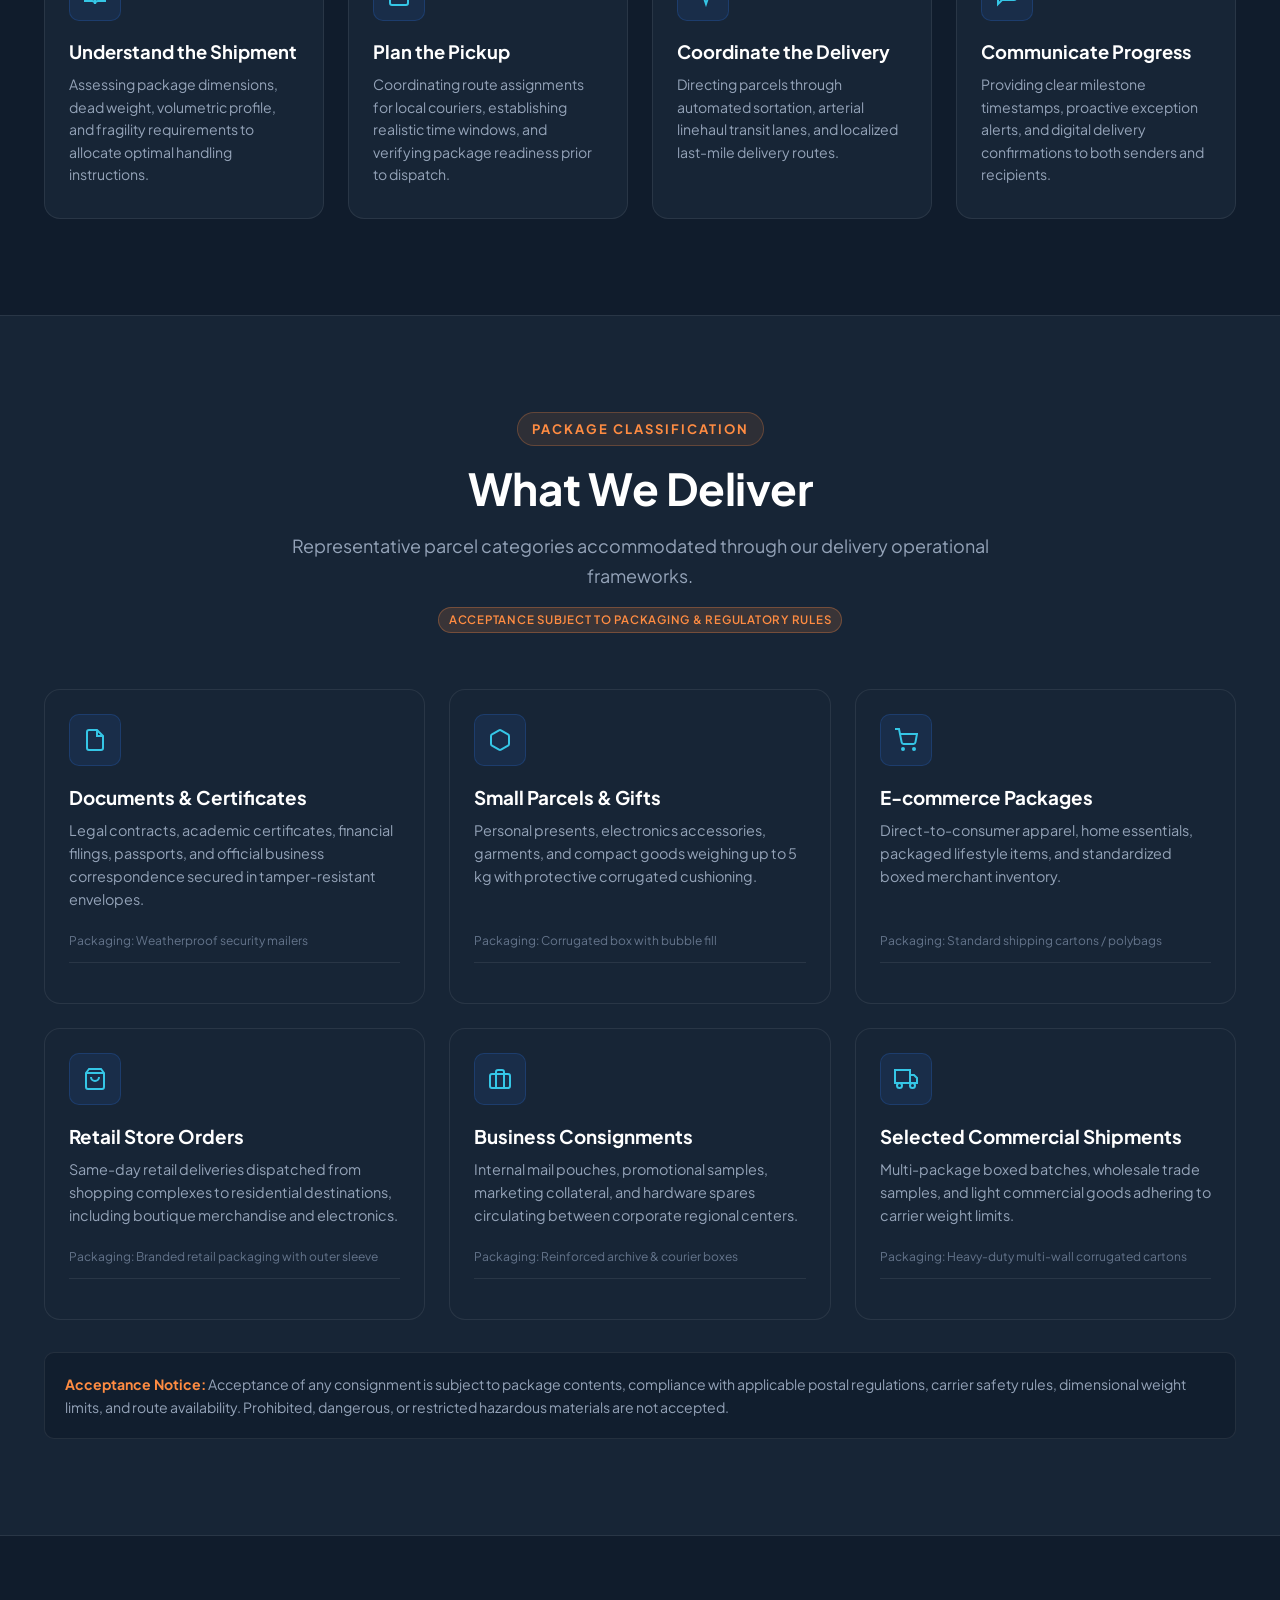
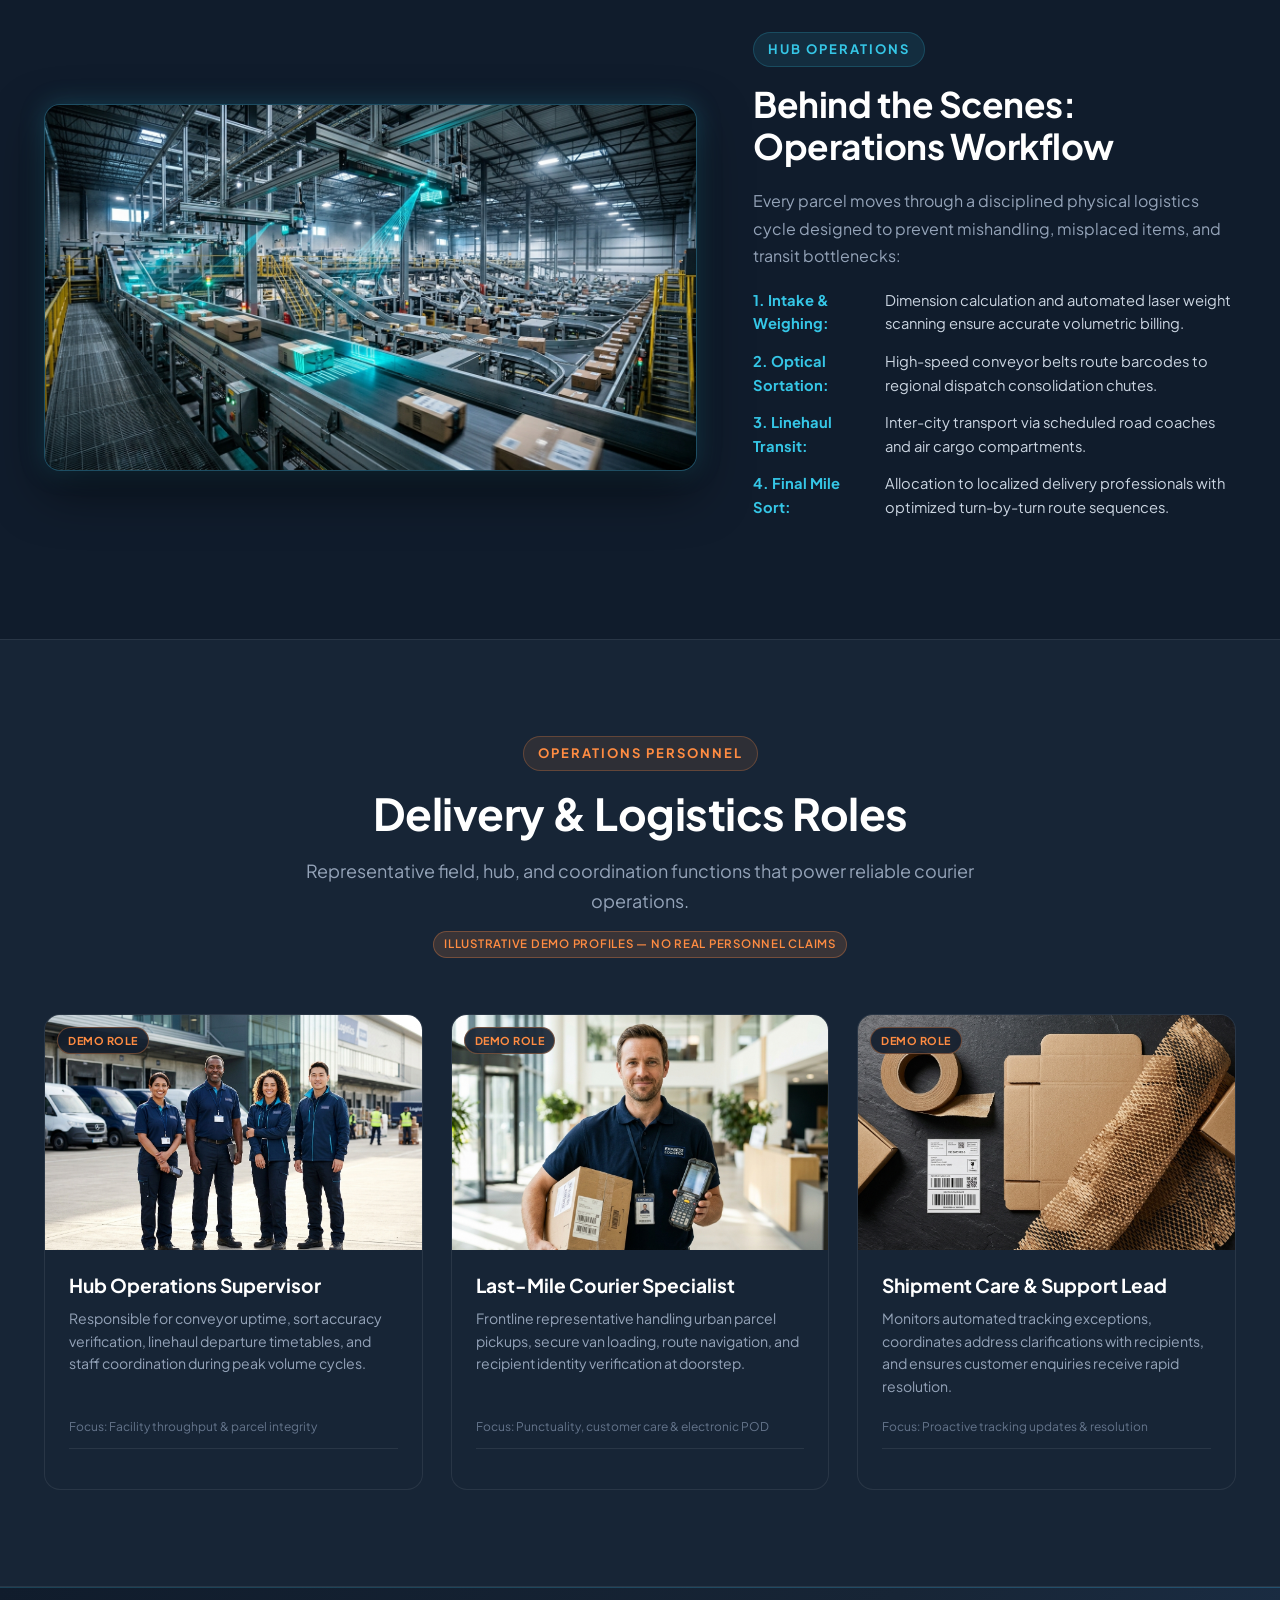
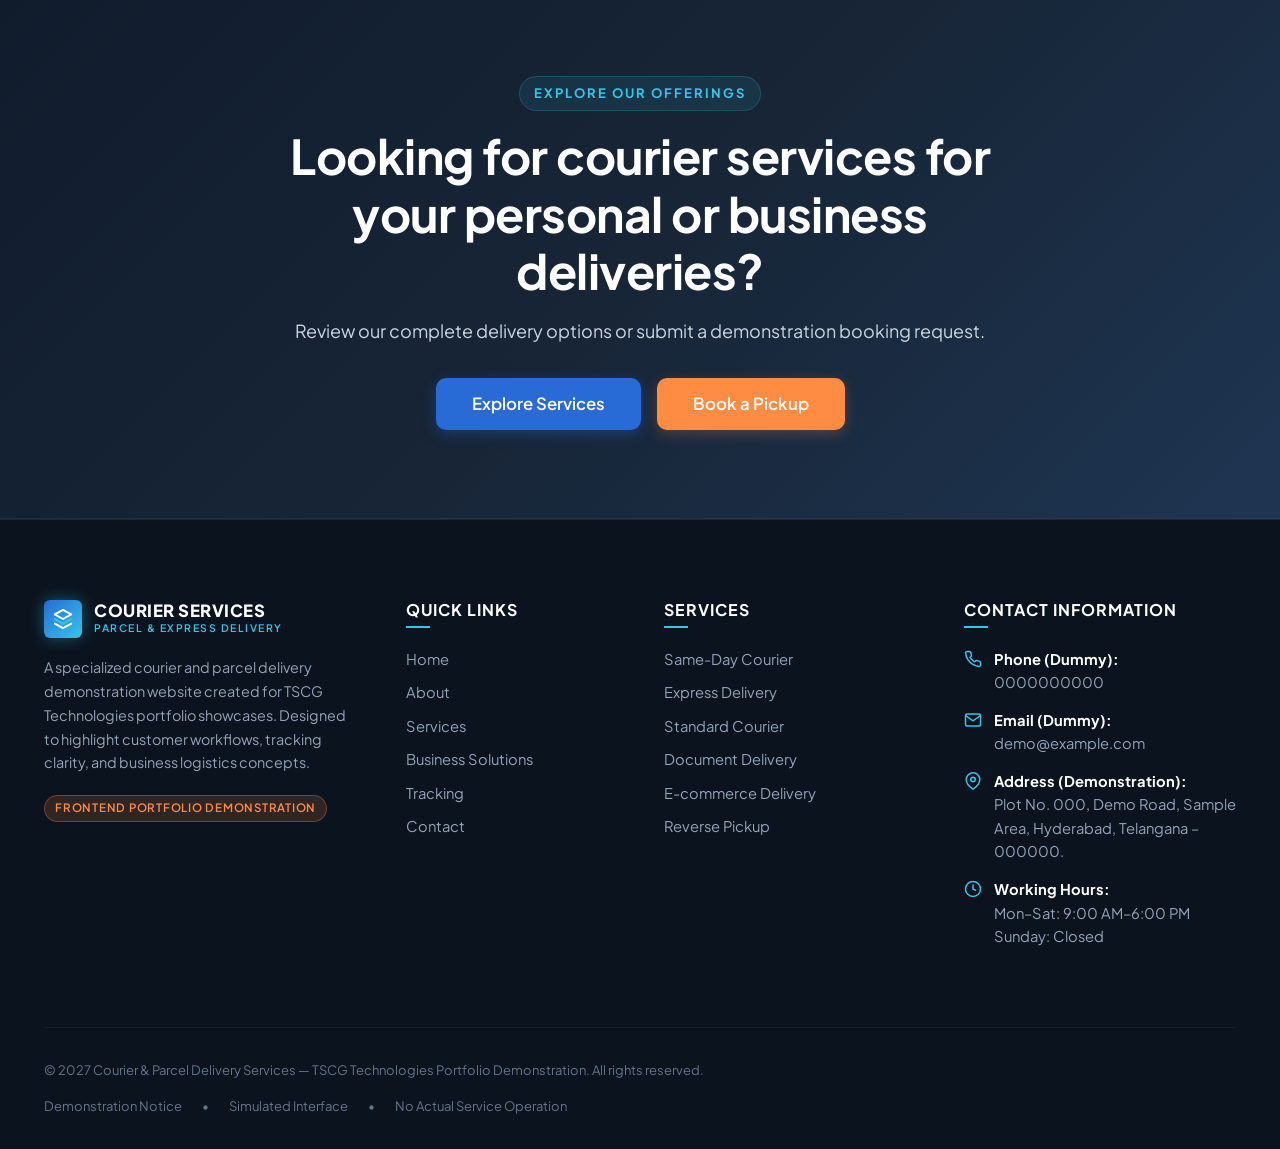
<file: about.html>
<!DOCTYPE html>
<html lang="en">
<head>
  <meta charset="UTF-8">
  <meta name="viewport" content="width=device-width, initial-scale=1.0">
  <title>About | Courier Services</title>
  <meta name="description" content="Discover our structured approach to courier services and parcel logistics. Explore our parcel handling standards, delivery workflows, and customer communication principles.">
  <meta property="og:title" content="About | Courier Services">
  <meta property="og:description" content="Learn about our structured courier logistics methodology, handling care, and end-to-end delivery principles for personal and business parcels.">
  <meta property="og:type" content="website">

  <!-- Google Font -->
  <link rel="preconnect" href="https://fonts.googleapis.com">
  <link rel="preconnect" href="https://fonts.gstatic.com" crossorigin>
  <link href="https://fonts.googleapis.com/css2?family=Plus+Jakarta+Sans:wght@400;500;600;700;800&family=JetBrains+Mono:wght@500;700&display=swap" rel="stylesheet">

  <link rel="stylesheet" href="assets/css/style.css">
</head>
<body>

  <!-- Sticky Navigation Header -->
  <header class="site-header" id="siteHeader">
    <div class="container header-container">
      <a href="index.html" class="brand-logo" aria-label="Courier Services Homepage">
        <div class="brand-icon-symbol" aria-hidden="true">
          <svg viewBox="0 0 24 24" fill="none">
            <path d="M12 2L3 7L12 12L21 7L12 2Z" stroke="#ffffff" stroke-width="2" stroke-linecap="round" stroke-linejoin="round"/>
            <path d="M3 17L12 22L21 17" stroke="#ffffff" stroke-width="2" stroke-linecap="round" stroke-linejoin="round"/>
            <path d="M3 12L12 17L21 12" stroke="#35C6E6" stroke-width="2" stroke-linecap="round" stroke-linejoin="round"/>
          </svg>
        </div>
        <div class="brand-title">
          <span class="main-text">COURIER SERVICES</span>
          <span class="sub-text">PARCEL &amp; EXPRESS DELIVERY</span>
        </div>
      </a>

      <!-- Desktop Navigation -->
      <nav class="main-nav" aria-label="Main Navigation">
        <a href="index.html" class="nav-link">Home</a>
        <a href="about.html" class="nav-link active">About</a>
        <a href="services.html" class="nav-link">Services</a>
        <a href="business-solutions.html" class="nav-link">Business Solutions</a>
        <a href="tracking-projects.html" class="nav-link">Tracking</a>
        <a href="contact.html" class="nav-link">Contact</a>
      </nav>

      <!-- Header Right: Dummy Info & CTA -->
      <div class="header-actions">
        <div class="header-phone-box">
          <span class="header-phone-label">Demo Phone</span>
          <span class="header-phone-number">0000000000</span>
        </div>
        <a href="contact.html" class="btn btn-primary btn-sm">Book a Pickup</a>
        <button class="mobile-toggle" aria-label="Toggle navigation menu" aria-expanded="false">
          <span></span>
          <span></span>
          <span></span>
        </button>
      </div>
    </div>
  </header>

  <!-- Mobile Menu Drawer -->
  <div class="mobile-menu-drawer" id="mobileDrawer">
    <nav class="mobile-nav-links">
      <a href="index.html" class="nav-link">Home</a>
      <a href="about.html" class="nav-link active">About</a>
      <a href="services.html" class="nav-link">Services</a>
      <a href="business-solutions.html" class="nav-link">Business Solutions</a>
      <a href="tracking-projects.html" class="nav-link">Tracking &amp; Projects</a>
      <a href="contact.html" class="nav-link">Contact / Book a Pickup</a>
    </nav>
    <div class="mobile-menu-bottom">
      <div class="demo-disclaimer-pill">Portfolio Demonstration Mode</div>
      <p style="font-size:0.85rem; color:#94a3b8;">Demo Helpline: 0000000000 (Dummy Content)</p>
      <a href="contact.html" class="btn btn-orange">Book a Demonstration Pickup</a>
    </div>
  </div>

  <!-- Mobile Sticky Bottom CTA -->
  <aside class="mobile-sticky-bar">
    <a href="contact.html" class="btn btn-orange btn-sm">
      <svg class="btn-icon" viewBox="0 0 24 24"><path d="M5 12h14M12 5l7 7-7 7"/></svg>
      Book a Pickup (Demo)
    </a>
  </aside>

  <main>
    <!-- PAGE HERO -->
    <section class="section section-dark" style="padding-top: calc(var(--header-height) + 48px); padding-bottom: 64px;">
      <div class="container">
        <div class="section-header text-left" style="max-width: 860px;">
          <span class="section-eyebrow">Corporate Demonstration</span>
          <h1 class="section-title">MAKING EVERY DELIVERY JOURNEY SIMPLER.</h1>
          <p class="section-description">
            Courier and parcel delivery operations require disciplined coordination between pickup teams, automated sorting centers, linehaul networks, and last-mile dispatchers. This portfolio showcase demonstrates an organized, technology-informed approach to domestic parcel transit.
          </p>
          <div style="margin-top: 20px;">
            <span class="demo-disclaimer-pill">TSCG Technologies Demonstration Model — Illustrative Content</span>
          </div>
        </div>
      </div>
    </section>

    <!-- OVERVIEW / INTRO SECTION -->
    <section class="section section-charcoal">
      <div class="container">
        <div class="hero-grid" style="align-items: center;">
          <div>
            <span class="section-eyebrow orange">Operational Philosophy</span>
            <h2 class="section-title" style="font-size: 2.2rem; margin-bottom: 20px;">
              Designed for Convenience, Transparency, and Care
            </h2>
            <p style="color: var(--color-slate-light); margin-bottom: 18px; line-height: 1.7;">
              In modern parcel distribution, success is measured not merely by transit speed, but by parcel integrity, accurate scheduling, and transparent milestone communication.
            </p>
            <p style="color: var(--color-slate-light); margin-bottom: 24px; line-height: 1.7;">
              Whether managing individual household deliveries or coordinating structured commercial shipments, our conceptual operational model focuses on clear handovers, careful handling, and dependable service options tailored to each shipment’s urgency.
            </p>

            <div class="demo-banner-box">
              <svg width="20" height="20" viewBox="0 0 24 24" fill="none" stroke="currentColor" stroke-width="2"><circle cx="12" cy="12" r="10"/><line x1="12" y1="8" x2="12" y2="12"/><line x1="12" y1="16" x2="12.01" y2="16"/></svg>
              <span>This demonstration website presents modern courier principles and workflow architecture without operating live commercial parcel fleets.</span>
            </div>
          </div>

          <div>
            <div class="hero-image-wrapper">
              <img src="images/courier-delivery-professional.jpeg" alt="Courier Professional with Scanner and Parcel" width="1200" height="900" loading="lazy">
            </div>
          </div>
        </div>
      </div>
    </section>

    <!-- OUR APPROACH (4 FEATURE CARDS) -->
    <section class="section section-dark">
      <div class="container">
        <div class="section-header">
          <span class="section-eyebrow">Structured Process</span>
          <h2 class="section-title">Our Courier Approach</h2>
          <p class="section-description">
            Four fundamental pillars ensure every parcel follows a systematic, traceable, and secure transit pathway.
          </p>
        </div>

        <div class="features-grid-4">
          <!-- Card 1 -->
          <div class="feature-card">
            <div class="feature-icon" aria-hidden="true">
              <svg width="24" height="24" viewBox="0 0 24 24" fill="none" stroke="currentColor" stroke-width="2"><path d="M2 3h6a4 4 0 0 1 4 4v14a3 3 0 0 0-3-3H2z"/><path d="M22 3h-6a4 4 0 0 0-4 4v14a3 3 0 0 1 3-3h7z"/></svg>
            </div>
            <h3 class="feature-card-title">Understand the Shipment</h3>
            <p class="feature-card-text">
              Assessing package dimensions, dead weight, volumetric profile, and fragility requirements to allocate optimal handling instructions.
            </p>
          </div>

          <!-- Card 2 -->
          <div class="feature-card">
            <div class="feature-icon" aria-hidden="true">
              <svg width="24" height="24" viewBox="0 0 24 24" fill="none" stroke="currentColor" stroke-width="2"><rect x="3" y="4" width="18" height="18" rx="2" ry="2"/><line x1="16" y1="2" x2="16" y2="6"/><line x1="8" y1="2" x2="8" y2="6"/><line x1="3" y1="10" x2="21" y2="10"/></svg>
            </div>
            <h3 class="feature-card-title">Plan the Pickup</h3>
            <p class="feature-card-text">
              Coordinating route assignments for local couriers, establishing realistic time windows, and verifying package readiness prior to dispatch.
            </p>
          </div>

          <!-- Card 3 -->
          <div class="feature-card">
            <div class="feature-icon" aria-hidden="true">
              <svg width="24" height="24" viewBox="0 0 24 24" fill="none" stroke="currentColor" stroke-width="2"><polyline points="22 12 18 12 15 21 9 3 6 12 2 12"/></svg>
            </div>
            <h3 class="feature-card-title">Coordinate the Delivery</h3>
            <p class="feature-card-text">
              Directing parcels through automated sortation, arterial linehaul transit lanes, and localized last-mile delivery routes.
            </p>
          </div>

          <!-- Card 4 -->
          <div class="feature-card">
            <div class="feature-icon" aria-hidden="true">
              <svg width="24" height="24" viewBox="0 0 24 24" fill="none" stroke="currentColor" stroke-width="2"><path d="M21 15a2 2 0 0 1-2 2H7l-4 4V5a2 2 0 0 1 2-2h14a2 2 0 0 1 2 2z"/></svg>
            </div>
            <h3 class="feature-card-title">Communicate Progress</h3>
            <p class="feature-card-text">
              Providing clear milestone timestamps, proactive exception alerts, and digital delivery confirmations to both senders and recipients.
            </p>
          </div>
        </div>
      </div>
    </section>

    <!-- WHAT WE DELIVER (VISUAL CATEGORIES) -->
    <section class="section section-charcoal">
      <div class="container">
        <div class="section-header">
          <span class="section-eyebrow orange">Package Classification</span>
          <h2 class="section-title">What We Deliver</h2>
          <p class="section-description">
            Representative parcel categories accommodated through our delivery operational frameworks.
          </p>
          <div style="margin-top: 14px;">
            <span class="demo-disclaimer-pill">Acceptance Subject to Packaging &amp; Regulatory Rules</span>
          </div>
        </div>

        <div class="services-grid-8" style="grid-template-columns: repeat(3, 1fr);">
          <!-- Cat 1: Documents -->
          <div class="service-card">
            <div class="service-card-body">
              <div class="feature-icon" aria-hidden="true">
                <svg width="24" height="24" viewBox="0 0 24 24" fill="none" stroke="currentColor" stroke-width="2"><path d="M14 2H6a2 2 0 0 0-2 2v16a2 2 0 0 0 2 2h12a2 2 0 0 0 2-2V8z"/><polyline points="14 2 14 8 20 8"/></svg>
              </div>
              <h3 class="service-card-title">Documents &amp; Certificates</h3>
              <p class="service-card-text">
                Legal contracts, academic certificates, financial filings, passports, and official business correspondence secured in tamper-resistant envelopes.
              </p>
              <div class="service-card-meta">Packaging: Weatherproof security mailers</div>
            </div>
          </div>

          <!-- Cat 2: Small Parcels -->
          <div class="service-card">
            <div class="service-card-body">
              <div class="feature-icon" aria-hidden="true">
                <svg width="24" height="24" viewBox="0 0 24 24" fill="none" stroke="currentColor" stroke-width="2"><path d="M21 16V8a2 2 0 0 0-1-1.73l-7-4a2 2 0 0 0-2 0l-7 4A2 2 0 0 0 3 8v8a2 2 0 0 0 1 1.73l7 4a2 2 0 0 0 2 0l7-4A2 2 0 0 0 21 16z"/></svg>
              </div>
              <h3 class="service-card-title">Small Parcels &amp; Gifts</h3>
              <p class="service-card-text">
                Personal presents, electronics accessories, garments, and compact goods weighing up to 5 kg with protective corrugated cushioning.
              </p>
              <div class="service-card-meta">Packaging: Corrugated box with bubble fill</div>
            </div>
          </div>

          <!-- Cat 3: E-commerce Packages -->
          <div class="service-card">
            <div class="service-card-body">
              <div class="feature-icon" aria-hidden="true">
                <svg width="24" height="24" viewBox="0 0 24 24" fill="none" stroke="currentColor" stroke-width="2"><circle cx="9" cy="21" r="1"/><circle cx="20" cy="21" r="1"/><path d="M1 1h4l2.68 13.39a2 2 0 0 0 2 1.61h9.72a2 2 0 0 0 2-1.61L23 6H6"/></svg>
              </div>
              <h3 class="service-card-title">E-commerce Packages</h3>
              <p class="service-card-text">
                Direct-to-consumer apparel, home essentials, packaged lifestyle items, and standardized boxed merchant inventory.
              </p>
              <div class="service-card-meta">Packaging: Standard shipping cartons / polybags</div>
            </div>
          </div>

          <!-- Cat 4: Retail Orders -->
          <div class="service-card">
            <div class="service-card-body">
              <div class="feature-icon" aria-hidden="true">
                <svg width="24" height="24" viewBox="0 0 24 24" fill="none" stroke="currentColor" stroke-width="2"><path d="M6 2L3 6v14a2 2 0 0 0 2 2h14a2 2 0 0 0 2-2V6l-3-4z"/><line x1="3" y1="6" x2="21" y2="6"/><path d="M16 10a4 4 0 0 1-8 0"/></svg>
              </div>
              <h3 class="service-card-title">Retail Store Orders</h3>
              <p class="service-card-text">
                Same-day retail deliveries dispatched from shopping complexes to residential destinations, including boutique merchandise and electronics.
              </p>
              <div class="service-card-meta">Packaging: Branded retail packaging with outer sleeve</div>
            </div>
          </div>

          <!-- Cat 5: Business Consignments -->
          <div class="service-card">
            <div class="service-card-body">
              <div class="feature-icon" aria-hidden="true">
                <svg width="24" height="24" viewBox="0 0 24 24" fill="none" stroke="currentColor" stroke-width="2"><rect x="2" y="7" width="20" height="14" rx="2" ry="2"/><path d="M16 21V5a2 2 0 0 0-2-2h-4a2 2 0 0 0-2 2v16"/></svg>
              </div>
              <h3 class="service-card-title">Business Consignments</h3>
              <p class="service-card-text">
                Internal mail pouches, promotional samples, marketing collateral, and hardware spares circulating between corporate regional centers.
              </p>
              <div class="service-card-meta">Packaging: Reinforced archive &amp; courier boxes</div>
            </div>
          </div>

          <!-- Cat 6: Commercial Shipments -->
          <div class="service-card">
            <div class="service-card-body">
              <div class="feature-icon" aria-hidden="true">
                <svg width="24" height="24" viewBox="0 0 24 24" fill="none" stroke="currentColor" stroke-width="2"><rect x="1" y="3" width="15" height="13"/><polygon points="16 8 20 8 23 11 23 16 16 16 16 8"/><circle cx="5.5" cy="18.5" r="2.5"/><circle cx="18.5" cy="18.5" r="2.5"/></svg>
              </div>
              <h3 class="service-card-title">Selected Commercial Shipments</h3>
              <p class="service-card-text">
                Multi-package boxed batches, wholesale trade samples, and light commercial goods adhering to carrier weight limits.
              </p>
              <div class="service-card-meta">Packaging: Heavy-duty multi-wall corrugated cartons</div>
            </div>
          </div>
        </div>

        <div style="background: rgba(16, 28, 44, 0.7); border: 1px solid var(--color-border-dark); border-radius: var(--radius-md); padding: 20px; margin-top: 32px; font-size: 0.88rem; color: #94a3b8;">
          <strong style="color: var(--color-orange);">Acceptance Notice:</strong> Acceptance of any consignment is subject to package contents, compliance with applicable postal regulations, carrier safety rules, dimensional weight limits, and route availability. Prohibited, dangerous, or restricted hazardous materials are not accepted.
        </div>
      </div>
    </section>

    <!-- DELIVERY OPERATIONS SECTION -->
    <section class="section section-dark">
      <div class="container">
        <div class="hero-grid" style="align-items: center;">
          <div>
            <div class="hero-image-wrapper">
              <img src="images/courier-parcel-sorting.jpeg" alt="Automated Sorting Conveyor and Barcode Scan" width="1600" height="900" loading="lazy">
            </div>
          </div>

          <div>
            <span class="section-eyebrow">Hub Operations</span>
            <h2 class="section-title" style="font-size: 2.2rem; margin-bottom: 20px;">
              Behind the Scenes: Operations Workflow
            </h2>
            <p style="color: var(--color-slate-light); margin-bottom: 20px; line-height: 1.7;">
              Every parcel moves through a disciplined physical logistics cycle designed to prevent mishandling, misplaced items, and transit bottlenecks:
            </p>
            <ul style="display:flex; flex-direction:column; gap:14px; margin-bottom:24px;">
              <li style="display:flex; gap:12px; font-size:0.92rem; color:#cbd5e1;">
                <strong style="color:var(--color-cyan); min-width:120px;">1. Intake &amp; Weighing:</strong>
                Dimension calculation and automated laser weight scanning ensure accurate volumetric billing.
              </li>
              <li style="display:flex; gap:12px; font-size:0.92rem; color:#cbd5e1;">
                <strong style="color:var(--color-cyan); min-width:120px;">2. Optical Sortation:</strong>
                High-speed conveyor belts route barcodes to regional dispatch consolidation chutes.
              </li>
              <li style="display:flex; gap:12px; font-size:0.92rem; color:#cbd5e1;">
                <strong style="color:var(--color-cyan); min-width:120px;">3. Linehaul Transit:</strong>
                Inter-city transport via scheduled road coaches and air cargo compartments.
              </li>
              <li style="display:flex; gap:12px; font-size:0.92rem; color:#cbd5e1;">
                <strong style="color:var(--color-cyan); min-width:120px;">4. Final Mile Sort:</strong>
                Allocation to localized delivery professionals with optimized turn-by-turn route sequences.
              </li>
            </ul>
          </div>
        </div>
      </div>
    </section>

    <!-- TEAM & FIELD ROLES (ILLUSTRATIVE DEMO PROFILES) -->
    <section class="section section-charcoal">
      <div class="container">
        <div class="section-header">
          <span class="section-eyebrow orange">Operations Personnel</span>
          <h2 class="section-title">Delivery &amp; Logistics Roles</h2>
          <p class="section-description">
            Representative field, hub, and coordination functions that power reliable courier operations.
          </p>
          <div style="margin-top: 14px;">
            <span class="demo-disclaimer-pill">Illustrative Demo Profiles — No Real Personnel Claims</span>
          </div>
        </div>

        <div class="projects-grid">
          <!-- Role 1 -->
          <div class="project-card">
            <div class="project-card-media">
              <img src="images/courier-delivery-team.jpeg" alt="Operations Supervisors and Last-Mile Drivers" width="1600" height="900" loading="lazy">
              <span class="project-demo-tag">DEMO ROLE</span>
            </div>
            <div class="project-card-body">
              <h3 class="project-card-title">Hub Operations Supervisor</h3>
              <p class="project-card-desc">Responsible for conveyor uptime, sort accuracy verification, linehaul departure timetables, and staff coordination during peak volume cycles.</p>
              <div class="service-card-meta">Focus: Facility throughput &amp; parcel integrity</div>
            </div>
          </div>

          <!-- Role 2 -->
          <div class="project-card">
            <div class="project-card-media">
              <img src="images/courier-delivery-professional.jpeg" alt="Courier Professional with Scanner and Parcel" width="1200" height="900" loading="lazy">
              <span class="project-demo-tag">DEMO ROLE</span>
            </div>
            <div class="project-card-body">
              <h3 class="project-card-title">Last-Mile Courier Specialist</h3>
              <p class="project-card-desc">Frontline representative handling urban parcel pickups, secure van loading, route navigation, and recipient identity verification at doorstep.</p>
              <div class="service-card-meta">Focus: Punctuality, customer care &amp; electronic POD</div>
            </div>
          </div>

          <!-- Role 3 -->
          <div class="project-card">
            <div class="project-card-media">
              <img src="images/courier-parcel-packaging.jpeg" alt="Precision Packaging Materials and Security Tape" width="1600" height="900" loading="lazy">
              <span class="project-demo-tag">DEMO ROLE</span>
            </div>
            <div class="project-card-body">
              <h3 class="project-card-title">Shipment Care &amp; Support Lead</h3>
              <p class="project-card-desc">Monitors automated tracking exceptions, coordinates address clarifications with recipients, and ensures customer enquiries receive rapid resolution.</p>
              <div class="service-card-meta">Focus: Proactive tracking updates &amp; resolution</div>
            </div>
          </div>
        </div>
      </div>
    </section>

    <!-- ABOUT CTA -->
    <section class="final-cta-section">
      <div class="container">
        <div class="cta-box-inner">
          <span class="section-eyebrow">Explore Our Offerings</span>
          <h2 class="section-title">Looking for courier services for your personal or business deliveries?</h2>
          <p class="section-description" style="color:#cbd5e1; margin-bottom: 32px;">
            Review our complete delivery options or submit a demonstration booking request.
          </p>
          <div style="display:flex; justify-content:center; gap:16px; flex-wrap:wrap;">
            <a href="services.html" class="btn btn-primary btn-lg">Explore Services</a>
            <a href="contact.html" class="btn btn-orange btn-lg">Book a Pickup</a>
          </div>
        </div>
      </div>
    </section>
  </main>

  <!-- FOOTER -->
  <footer class="site-footer">
    <div class="container">
      <div class="footer-grid">
        <div class="footer-col-brand">
          <div class="brand-logo">
            <div class="brand-icon-symbol" aria-hidden="true">
              <svg viewBox="0 0 24 24" fill="none">
                <path d="M12 2L3 7L12 12L21 7L12 2Z" stroke="#ffffff" stroke-width="2" stroke-linecap="round" stroke-linejoin="round"/>
                <path d="M3 17L12 22L21 17" stroke="#ffffff" stroke-width="2" stroke-linecap="round" stroke-linejoin="round"/>
                <path d="M3 12L12 17L21 12" stroke="#35C6E6" stroke-width="2" stroke-linecap="round" stroke-linejoin="round"/>
              </svg>
            </div>
            <div class="brand-title">
              <span class="main-text">COURIER SERVICES</span>
              <span class="sub-text">PARCEL &amp; EXPRESS DELIVERY</span>
            </div>
          </div>
          <p class="footer-desc">
            A specialized courier and parcel delivery demonstration website created for TSCG Technologies portfolio showcases. Designed to highlight customer workflows, tracking clarity, and business logistics concepts.
          </p>
          <div class="demo-disclaimer-pill">Frontend Portfolio Demonstration</div>
        </div>

        <div>
          <h4 class="footer-heading">Quick Links</h4>
          <ul class="footer-links-list">
            <li><a href="index.html">Home</a></li>
            <li><a href="about.html">About</a></li>
            <li><a href="services.html">Services</a></li>
            <li><a href="business-solutions.html">Business Solutions</a></li>
            <li><a href="tracking-projects.html">Tracking</a></li>
            <li><a href="contact.html">Contact</a></li>
          </ul>
        </div>

        <div>
          <h4 class="footer-heading">Services</h4>
          <ul class="footer-links-list">
            <li><a href="services.html#sameDay">Same-Day Courier</a></li>
            <li><a href="services.html#express">Express Delivery</a></li>
            <li><a href="services.html#standard">Standard Courier</a></li>
            <li><a href="services.html#document">Document Delivery</a></li>
            <li><a href="services.html#ecommerce">E-commerce Delivery</a></li>
            <li><a href="services.html#reverse">Reverse Pickup</a></li>
          </ul>
        </div>

        <div>
          <h4 class="footer-heading">Contact Information</h4>
          <ul class="footer-contact-info">
            <li>
              <svg class="footer-contact-icon" viewBox="0 0 24 24" fill="none" stroke="currentColor" stroke-width="2"><path d="M22 16.92v3a2 2 0 0 1-2.18 2 19.79 19.79 0 0 1-8.63-3.07 19.5 19.5 0 0 1-6-6 19.79 19.79 0 0 1-3.07-8.67A2 2 0 0 1 4.11 2h3a2 2 0 0 1 2 1.72 12.84 12.84 0 0 0 .7 2.81 2 2 0 0 1-.45 2.11L8.09 9.91a16 16 0 0 0 6 6l1.27-1.27a2 2 0 0 1 2.11-.45 12.84 12.84 0 0 0 2.81.7A2 2 0 0 1 22 16.92z"/></svg>
              <div class="footer-contact-text">
                <strong>Phone (Dummy):</strong>
                <span>0000000000</span>
              </div>
            </li>
            <li>
              <svg class="footer-contact-icon" viewBox="0 0 24 24" fill="none" stroke="currentColor" stroke-width="2"><path d="M4 4h16c1.1 0 2 .9 2 2v12c0 1.1-.9 2-2 2H4c-1.1 0-2-.9-2-2V6c0-1.1.9-2 2-2z"/><polyline points="22,6 12,13 2,6"/></svg>
              <div class="footer-contact-text">
                <strong>Email (Dummy):</strong>
                <span>demo@example.com</span>
              </div>
            </li>
            <li>
              <svg class="footer-contact-icon" viewBox="0 0 24 24" fill="none" stroke="currentColor" stroke-width="2"><path d="M21 10c0 7-9 13-9 13s-9-6-9-13a9 9 0 0 1 18 0z"/><circle cx="12" cy="10" r="3"/></svg>
              <div class="footer-contact-text">
                <strong>Address (Demonstration):</strong>
                <span>Plot No. 000, Demo Road, Sample Area, Hyderabad, Telangana – 000000.</span>
              </div>
            </li>
            <li>
              <svg class="footer-contact-icon" viewBox="0 0 24 24" fill="none" stroke="currentColor" stroke-width="2"><circle cx="12" cy="12" r="10"/><polyline points="12 6 12 12 16 14"/></svg>
              <div class="footer-contact-text">
                <strong>Working Hours:</strong>
                <span>Mon–Sat: 9:00 AM–6:00 PM<br>Sunday: Closed</span>
              </div>
            </li>
          </ul>
        </div>
      </div>

      <div class="footer-bottom">
        <div>
          &copy; 2027 Courier &amp; Parcel Delivery Services — TSCG Technologies Portfolio Demonstration. All rights reserved.
        </div>
        <div class="footer-bottom-links">
          <span>Demonstration Notice</span>
          <span>•</span>
          <span>Simulated Interface</span>
          <span>•</span>
          <span>No Actual Service Operation</span>
        </div>
      </div>
    </div>
  </footer>

  <button class="back-to-top-btn" aria-label="Back to top">
    <svg width="20" height="20" viewBox="0 0 24 24" fill="none" stroke="currentColor" stroke-width="2.5"><polyline points="18 15 12 9 6 15"/></svg>
  </button>

  <script src="assets/js/main.js"></script>
</body>
</html>
</file>
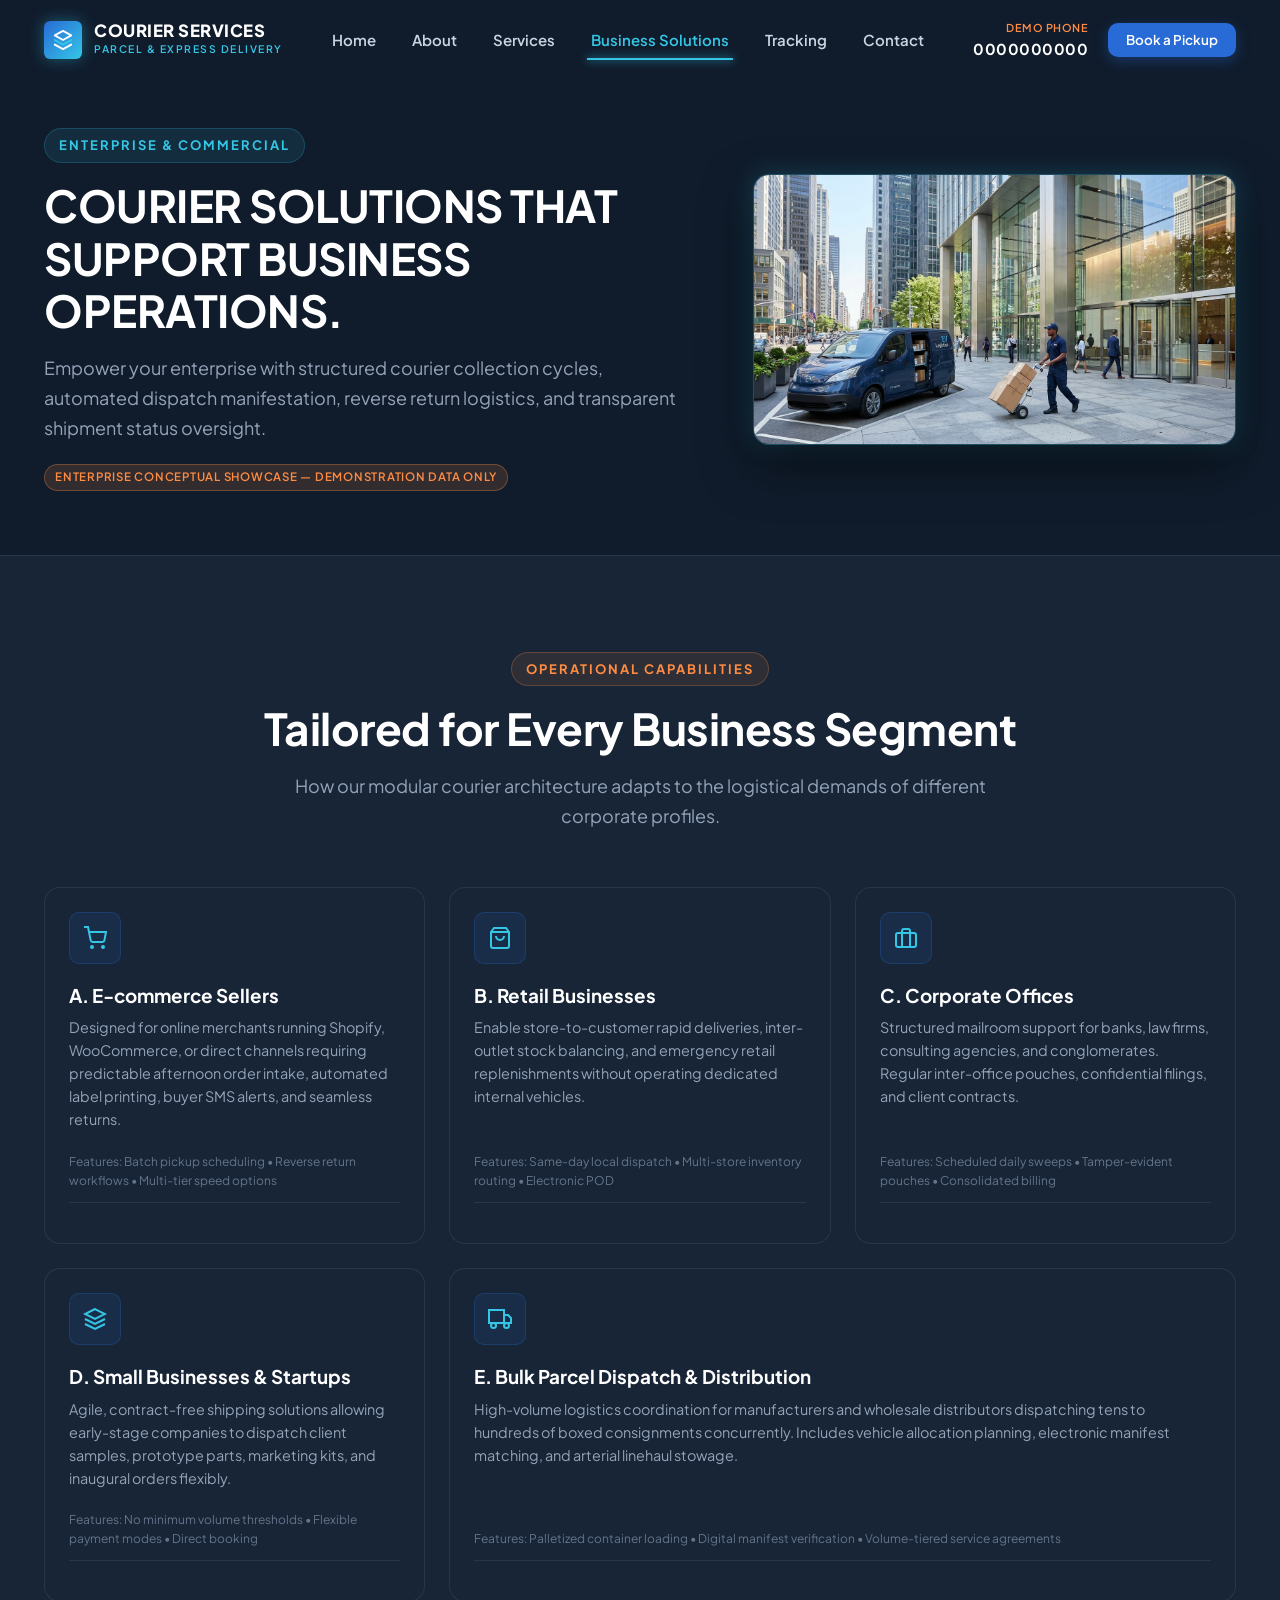
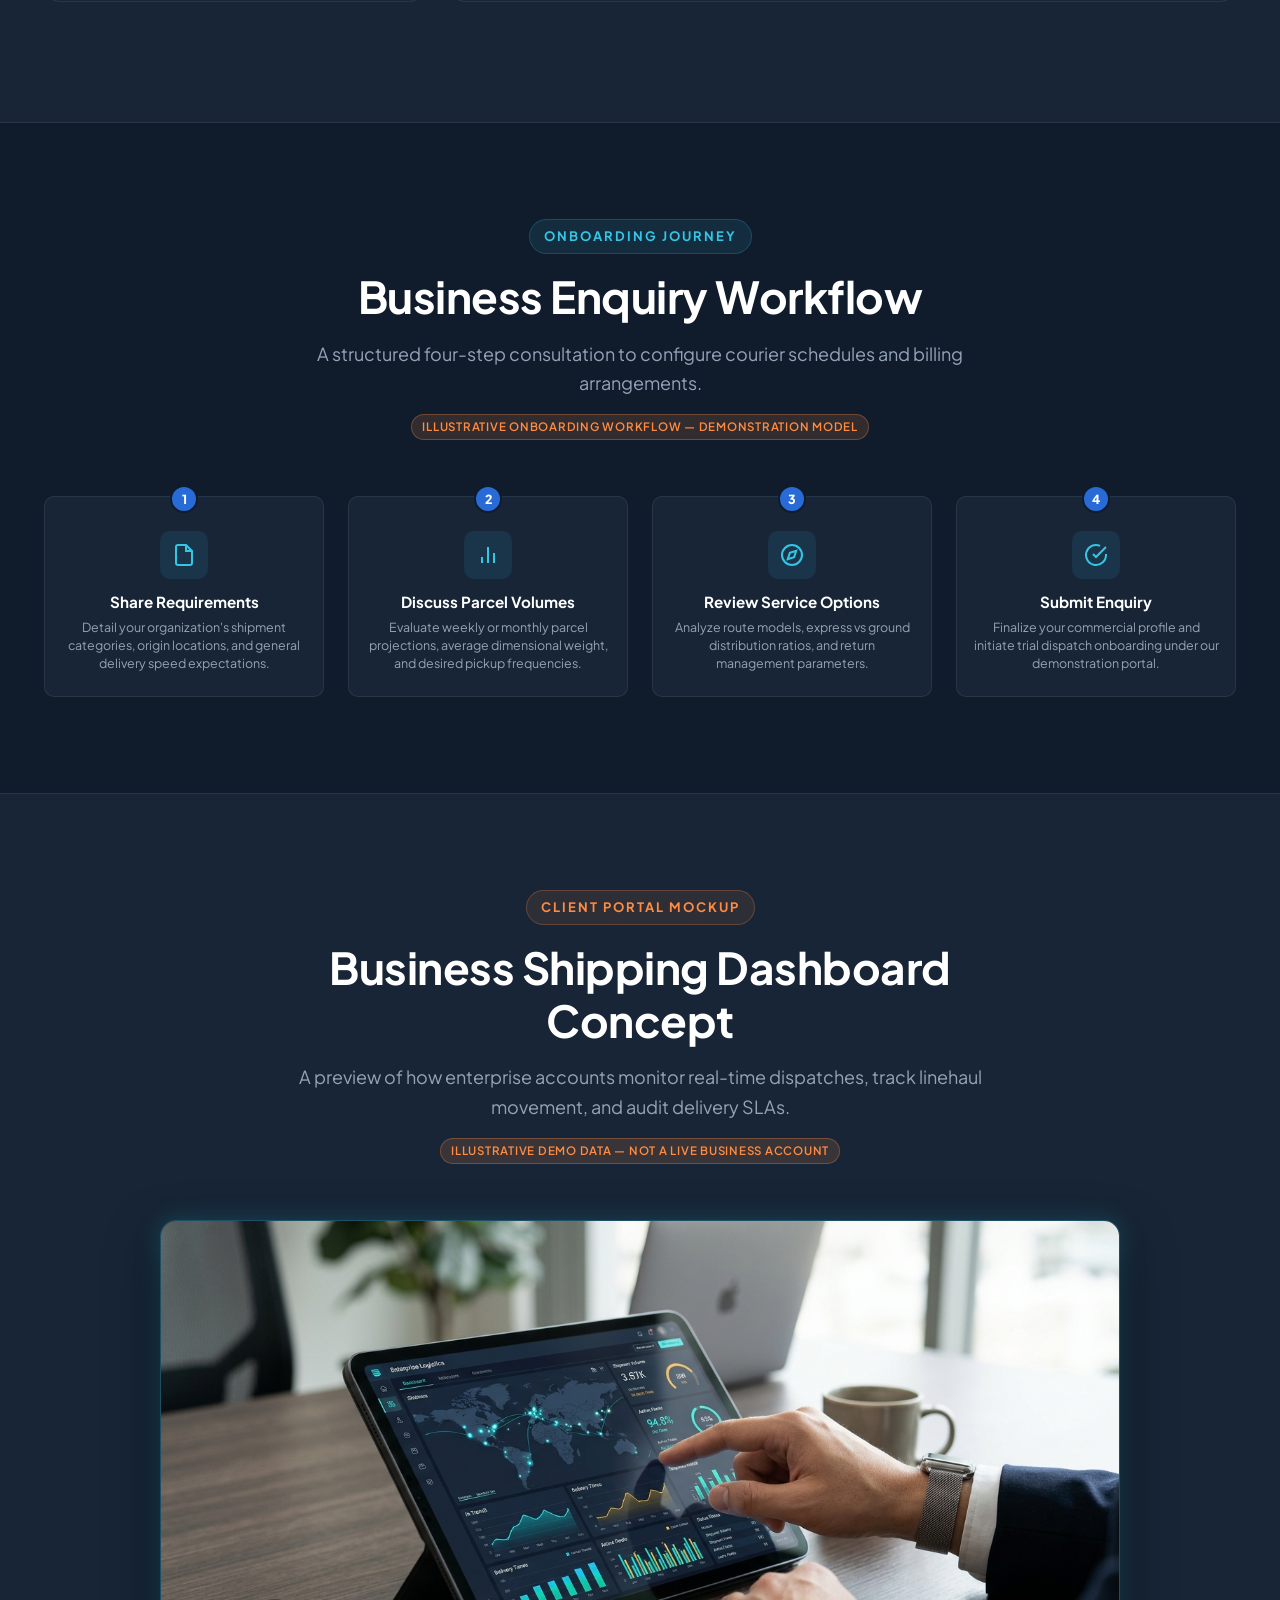
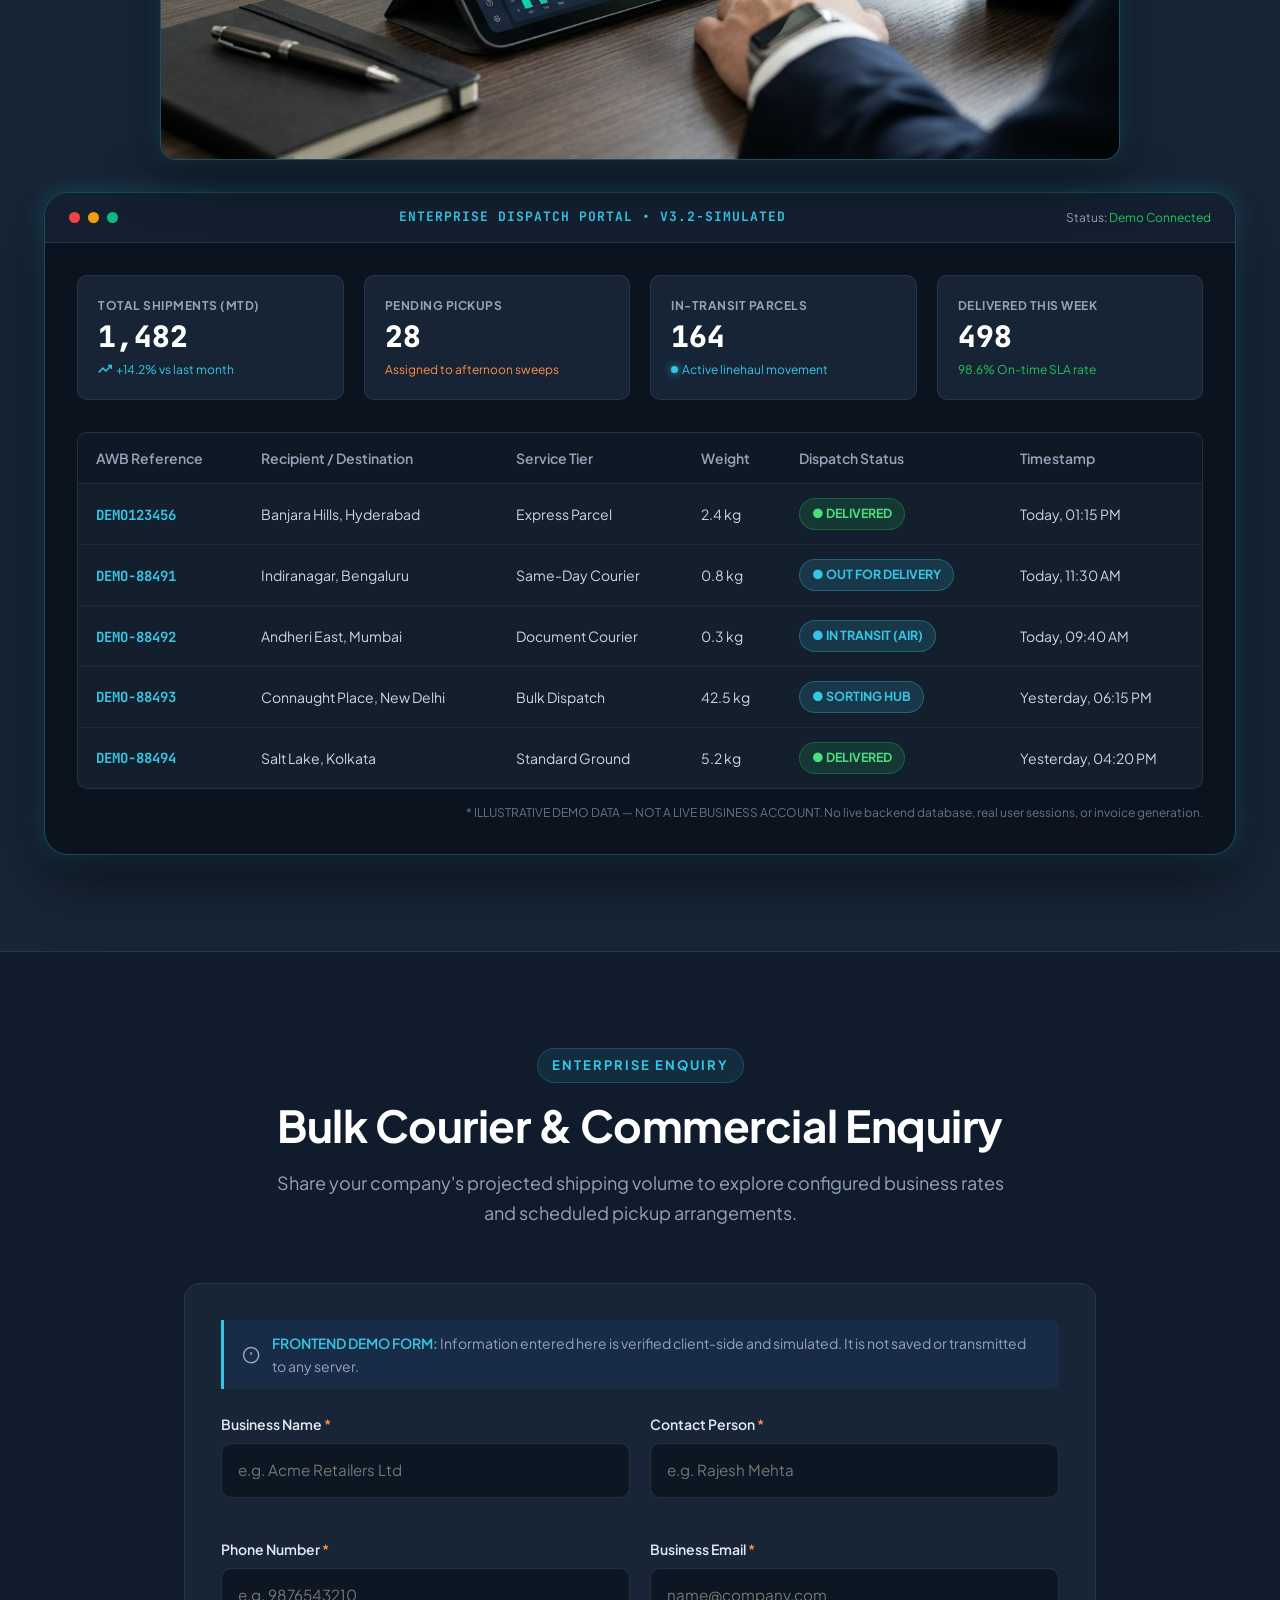
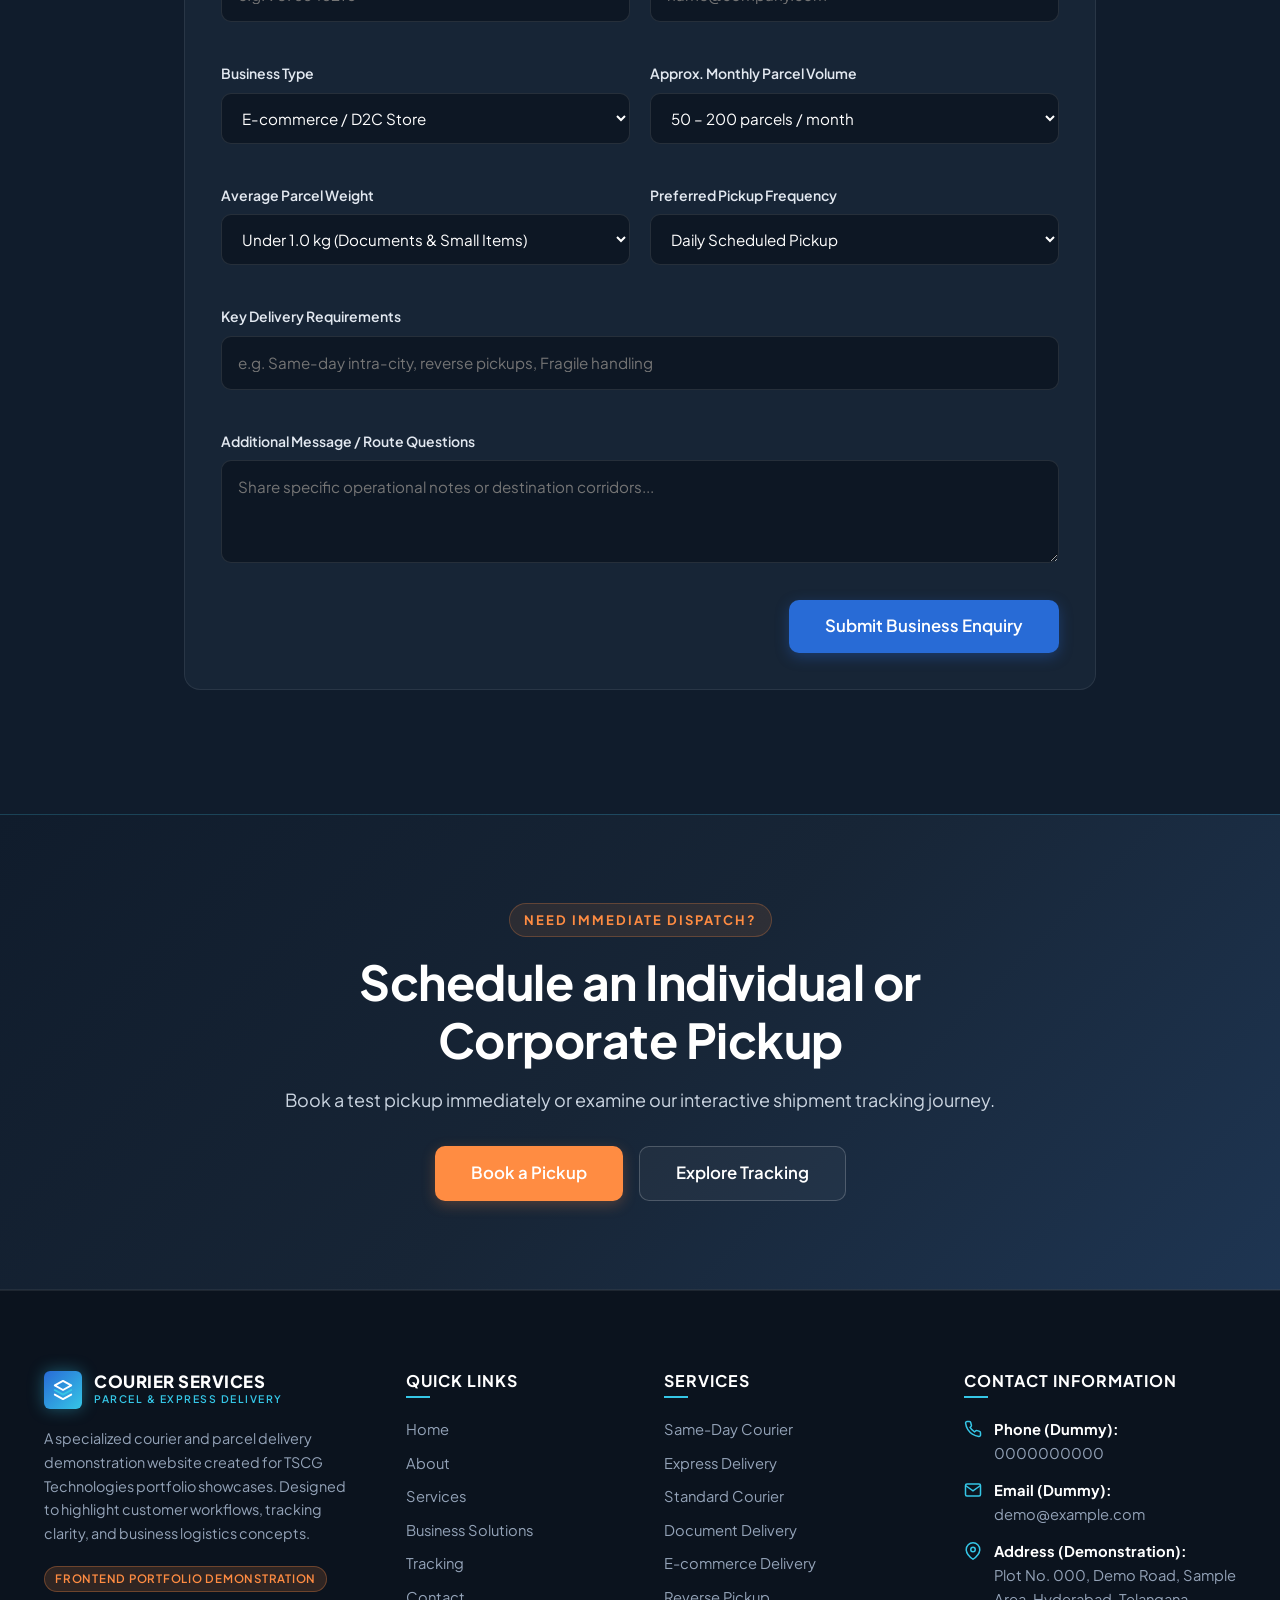
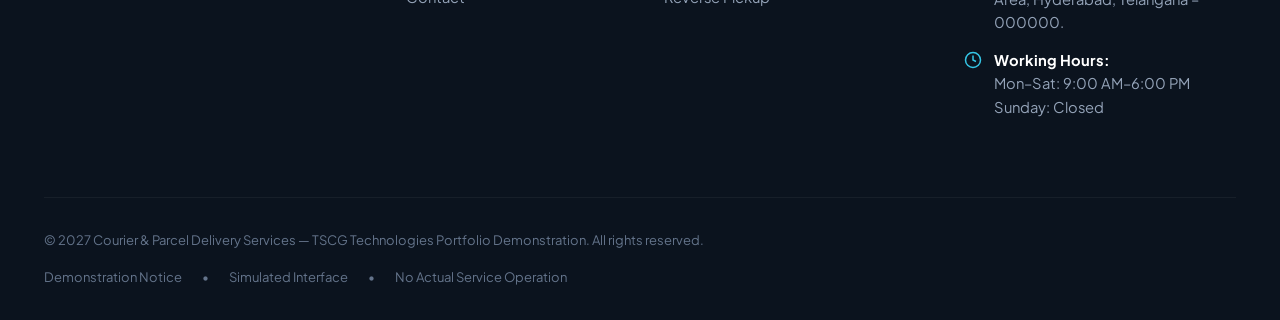
<file: business-solutions.html>
<!DOCTYPE html>
<html lang="en">
<head>
  <meta charset="UTF-8">
  <meta name="viewport" content="width=device-width, initial-scale=1.0">
  <title>Business Courier &amp; E-commerce Delivery Solutions</title>
  <meta name="description" content="Commercial courier solutions for e-commerce brands, high street retailers, corporate offices, and volume distributors. Bulk parcel dispatch and logistics workflow concepts.">
  <meta property="og:title" content="Business Courier &amp; E-commerce Delivery Solutions">
  <meta property="og:description" content="Discover scalable commercial courier strategies, shipping dashboard concepts, and bulk dispatch management. TSCG Technologies portfolio demonstration.">
  <meta property="og:type" content="website">

  <!-- Google Font -->
  <link rel="preconnect" href="https://fonts.googleapis.com">
  <link rel="preconnect" href="https://fonts.gstatic.com" crossorigin>
  <link href="https://fonts.googleapis.com/css2?family=Plus+Jakarta+Sans:wght@400;500;600;700;800&family=JetBrains+Mono:wght@500;700&display=swap" rel="stylesheet">

  <link rel="stylesheet" href="assets/css/style.css">
</head>
<body>

  <!-- Sticky Navigation Header -->
  <header class="site-header" id="siteHeader">
    <div class="container header-container">
      <a href="index.html" class="brand-logo" aria-label="Courier Services Homepage">
        <div class="brand-icon-symbol" aria-hidden="true">
          <svg viewBox="0 0 24 24" fill="none">
            <path d="M12 2L3 7L12 12L21 7L12 2Z" stroke="#ffffff" stroke-width="2" stroke-linecap="round" stroke-linejoin="round"/>
            <path d="M3 17L12 22L21 17" stroke="#ffffff" stroke-width="2" stroke-linecap="round" stroke-linejoin="round"/>
            <path d="M3 12L12 17L21 12" stroke="#35C6E6" stroke-width="2" stroke-linecap="round" stroke-linejoin="round"/>
          </svg>
        </div>
        <div class="brand-title">
          <span class="main-text">COURIER SERVICES</span>
          <span class="sub-text">PARCEL &amp; EXPRESS DELIVERY</span>
        </div>
      </a>

      <!-- Desktop Navigation -->
      <nav class="main-nav" aria-label="Main Navigation">
        <a href="index.html" class="nav-link">Home</a>
        <a href="about.html" class="nav-link">About</a>
        <a href="services.html" class="nav-link">Services</a>
        <a href="business-solutions.html" class="nav-link active">Business Solutions</a>
        <a href="tracking-projects.html" class="nav-link">Tracking</a>
        <a href="contact.html" class="nav-link">Contact</a>
      </nav>

      <!-- Header Right: Dummy Info & CTA -->
      <div class="header-actions">
        <div class="header-phone-box">
          <span class="header-phone-label">Demo Phone</span>
          <span class="header-phone-number">0000000000</span>
        </div>
        <a href="contact.html" class="btn btn-primary btn-sm">Book a Pickup</a>
        <button class="mobile-toggle" aria-label="Toggle navigation menu" aria-expanded="false">
          <span></span>
          <span></span>
          <span></span>
        </button>
      </div>
    </div>
  </header>

  <!-- Mobile Menu Drawer -->
  <div class="mobile-menu-drawer" id="mobileDrawer">
    <nav class="mobile-nav-links">
      <a href="index.html" class="nav-link">Home</a>
      <a href="about.html" class="nav-link">About</a>
      <a href="services.html" class="nav-link">Services</a>
      <a href="business-solutions.html" class="nav-link active">Business Solutions</a>
      <a href="tracking-projects.html" class="nav-link">Tracking &amp; Projects</a>
      <a href="contact.html" class="nav-link">Contact / Book a Pickup</a>
    </nav>
    <div class="mobile-menu-bottom">
      <div class="demo-disclaimer-pill">Portfolio Demonstration Mode</div>
      <p style="font-size:0.85rem; color:#94a3b8;">Demo Helpline: 0000000000 (Dummy Content)</p>
      <a href="contact.html" class="btn btn-orange">Book a Demonstration Pickup</a>
    </div>
  </div>

  <!-- Mobile Sticky Bottom CTA -->
  <aside class="mobile-sticky-bar">
    <a href="contact.html" class="btn btn-orange btn-sm">
      <svg class="btn-icon" viewBox="0 0 24 24"><path d="M5 12h14M12 5l7 7-7 7"/></svg>
      Book a Pickup (Demo)
    </a>
  </aside>

  <main>
    <!-- PAGE HERO -->
    <section class="section section-dark" style="padding-top: calc(var(--header-height) + 48px); padding-bottom: 64px;">
      <div class="container">
        <div class="hero-grid" style="align-items: center;">
          <div class="section-header text-left" style="margin-bottom:0;">
            <span class="section-eyebrow">Enterprise &amp; Commercial</span>
            <h1 class="section-title">COURIER SOLUTIONS THAT SUPPORT BUSINESS OPERATIONS.</h1>
            <p class="section-description">
              Empower your enterprise with structured courier collection cycles, automated dispatch manifestation, reverse return logistics, and transparent shipment status oversight.
            </p>
            <div style="margin-top: 20px;">
              <span class="demo-disclaimer-pill">Enterprise Conceptual Showcase — Demonstration Data Only</span>
            </div>
          </div>
          <div>
            <div class="hero-image-wrapper">
              <img src="images/courier-urban-delivery.jpeg" alt="Electric Van in Commercial District" width="1600" height="900" loading="eager">
            </div>
          </div>
        </div>
      </div>
    </section>

    <!-- 5 TARGET SECTOR CARDS -->
    <section class="section section-charcoal">
      <div class="container">
        <div class="section-header">
          <span class="section-eyebrow orange">Operational Capabilities</span>
          <h2 class="section-title">Tailored for Every Business Segment</h2>
          <p class="section-description">
            How our modular courier architecture adapts to the logistical demands of different corporate profiles.
          </p>
        </div>

        <div class="services-grid-8" style="grid-template-columns: repeat(3, 1fr); margin-bottom: 24px;">
          <!-- A. E-commerce Sellers -->
          <article class="service-card">
            <div class="service-card-body">
              <div class="feature-icon" aria-hidden="true">
                <svg width="24" height="24" viewBox="0 0 24 24" fill="none" stroke="currentColor" stroke-width="2"><circle cx="9" cy="21" r="1"/><circle cx="20" cy="21" r="1"/><path d="M1 1h4l2.68 13.39a2 2 0 0 0 2 1.61h9.72a2 2 0 0 0 2-1.61L23 6H6"/></svg>
              </div>
              <h3 class="service-card-title">A. E-commerce Sellers</h3>
              <p class="service-card-text">
                Designed for online merchants running Shopify, WooCommerce, or direct channels requiring predictable afternoon order intake, automated label printing, buyer SMS alerts, and seamless returns.
              </p>
              <div class="service-card-meta">
                Features: Batch pickup scheduling &bull; Reverse return workflows &bull; Multi-tier speed options
              </div>
            </div>
          </article>

          <!-- B. Retail Businesses -->
          <article class="service-card">
            <div class="service-card-body">
              <div class="feature-icon" aria-hidden="true">
                <svg width="24" height="24" viewBox="0 0 24 24" fill="none" stroke="currentColor" stroke-width="2"><path d="M6 2L3 6v14a2 2 0 0 0 2 2h14a2 2 0 0 0 2-2V6l-3-4z"/><line x1="3" y1="6" x2="21" y2="6"/><path d="M16 10a4 4 0 0 1-8 0"/></svg>
              </div>
              <h3 class="service-card-title">B. Retail Businesses</h3>
              <p class="service-card-text">
                Enable store-to-customer rapid deliveries, inter-outlet stock balancing, and emergency retail replenishments without operating dedicated internal vehicles.
              </p>
              <div class="service-card-meta">
                Features: Same-day local dispatch &bull; Multi-store inventory routing &bull; Electronic POD
              </div>
            </div>
          </article>

          <!-- C. Corporate Offices -->
          <article class="service-card">
            <div class="service-card-body">
              <div class="feature-icon" aria-hidden="true">
                <svg width="24" height="24" viewBox="0 0 24 24" fill="none" stroke="currentColor" stroke-width="2"><rect x="2" y="7" width="20" height="14" rx="2" ry="2"/><path d="M16 21V5a2 2 0 0 0-2-2h-4a2 2 0 0 0-2 2v16"/></svg>
              </div>
              <h3 class="service-card-title">C. Corporate Offices</h3>
              <p class="service-card-text">
                Structured mailroom support for banks, law firms, consulting agencies, and conglomerates. Regular inter-office pouches, confidential filings, and client contracts.
              </p>
              <div class="service-card-meta">
                Features: Scheduled daily sweeps &bull; Tamper-evident pouches &bull; Consolidated billing
              </div>
            </div>
          </article>

          <!-- D. Small Businesses & Startups -->
          <article class="service-card">
            <div class="service-card-body">
              <div class="feature-icon" aria-hidden="true">
                <svg width="24" height="24" viewBox="0 0 24 24" fill="none" stroke="currentColor" stroke-width="2"><path d="M12 2L2 7l10 5 10-5-10-5zM2 17l10 5 10-5M2 12l10 5 10-5"/></svg>
              </div>
              <h3 class="service-card-title">D. Small Businesses &amp; Startups</h3>
              <p class="service-card-text">
                Agile, contract-free shipping solutions allowing early-stage companies to dispatch client samples, prototype parts, marketing kits, and inaugural orders flexibly.
              </p>
              <div class="service-card-meta">
                Features: No minimum volume thresholds &bull; Flexible payment modes &bull; Direct booking
              </div>
            </div>
          </article>

          <!-- E. Bulk Parcel Dispatch -->
          <article class="service-card" style="grid-column: span 2;">
            <div class="service-card-body">
              <div class="feature-icon" aria-hidden="true">
                <svg width="24" height="24" viewBox="0 0 24 24" fill="none" stroke="currentColor" stroke-width="2"><rect x="1" y="3" width="15" height="13"/><polygon points="16 8 20 8 23 11 23 16 16 16 16 8"/><circle cx="5.5" cy="18.5" r="2.5"/><circle cx="18.5" cy="18.5" r="2.5"/></svg>
              </div>
              <h3 class="service-card-title">E. Bulk Parcel Dispatch &amp; Distribution</h3>
              <p class="service-card-text">
                High-volume logistics coordination for manufacturers and wholesale distributors dispatching tens to hundreds of boxed consignments concurrently. Includes vehicle allocation planning, electronic manifest matching, and arterial linehaul stowage.
              </p>
              <div class="service-card-meta">
                Features: Palletized container loading &bull; Digital manifest verification &bull; Volume-tiered service agreements
              </div>
            </div>
          </article>
        </div>
      </div>
    </section>

    <!-- BUSINESS ENQUIRY WORKFLOW (4 STEPS) -->
    <section class="section section-dark">
      <div class="container">
        <div class="section-header">
          <span class="section-eyebrow">Onboarding Journey</span>
          <h2 class="section-title">Business Enquiry Workflow</h2>
          <p class="section-description">
            A structured four-step consultation to configure courier schedules and billing arrangements.
          </p>
          <div style="margin-top: 14px;">
            <span class="demo-disclaimer-pill">Illustrative Onboarding Workflow — Demonstration Model</span>
          </div>
        </div>

        <div class="features-grid-4">
          <!-- Step 1 -->
          <div class="journey-step-card">
            <div class="step-number">1</div>
            <div class="journey-step-icon" aria-hidden="true">
              <svg width="24" height="24" viewBox="0 0 24 24" fill="none" stroke="currentColor" stroke-width="2"><path d="M14 2H6a2 2 0 0 0-2 2v16a2 2 0 0 0 2 2h12a2 2 0 0 0 2-2V8z"/><polyline points="14 2 14 8 20 8"/></svg>
            </div>
            <h3 class="journey-step-title">Share Requirements</h3>
            <p class="journey-step-desc">Detail your organization's shipment categories, origin locations, and general delivery speed expectations.</p>
          </div>

          <!-- Step 2 -->
          <div class="journey-step-card">
            <div class="step-number">2</div>
            <div class="journey-step-icon" aria-hidden="true">
              <svg width="24" height="24" viewBox="0 0 24 24" fill="none" stroke="currentColor" stroke-width="2"><line x1="18" y1="20" x2="18" y2="10"/><line x1="12" y1="20" x2="12" y2="4"/><line x1="6" y1="20" x2="6" y2="14"/></svg>
            </div>
            <h3 class="journey-step-title">Discuss Parcel Volumes</h3>
            <p class="journey-step-desc">Evaluate weekly or monthly parcel projections, average dimensional weight, and desired pickup frequencies.</p>
          </div>

          <!-- Step 3 -->
          <div class="journey-step-card">
            <div class="step-number">3</div>
            <div class="journey-step-icon" aria-hidden="true">
              <svg width="24" height="24" viewBox="0 0 24 24" fill="none" stroke="currentColor" stroke-width="2"><circle cx="12" cy="12" r="10"/><polygon points="16.24 7.76 14.12 14.12 7.76 16.24 9.88 9.88 16.24 7.76"/></svg>
            </div>
            <h3 class="journey-step-title">Review Service Options</h3>
            <p class="journey-step-desc">Analyze route models, express vs ground distribution ratios, and return management parameters.</p>
          </div>

          <!-- Step 4 -->
          <div class="journey-step-card">
            <div class="step-number">4</div>
            <div class="journey-step-icon" aria-hidden="true">
              <svg width="24" height="24" viewBox="0 0 24 24" fill="none" stroke="currentColor" stroke-width="2"><path d="M22 11.08V12a10 10 0 1 1-5.93-9.14"/><polyline points="22 4 12 14.01 9 11.01"/></svg>
            </div>
            <h3 class="journey-step-title">Submit Enquiry</h3>
            <p class="journey-step-desc">Finalize your commercial profile and initiate trial dispatch onboarding under our demonstration portal.</p>
          </div>
        </div>
      </div>
    </section>

    <!-- BUSINESS ACCOUNT CONCEPT (DASHBOARD MOCKUP) -->
    <section class="section section-charcoal">
      <div class="container">
        <div class="section-header">
          <span class="section-eyebrow orange">Client Portal Mockup</span>
          <h2 class="section-title">Business Shipping Dashboard Concept</h2>
          <p class="section-description">
            A preview of how enterprise accounts monitor real-time dispatches, track linehaul movement, and audit delivery SLAs.
          </p>
          <div style="margin-top: 14px;">
            <span class="demo-disclaimer-pill">ILLUSTRATIVE DEMO DATA — NOT A LIVE BUSINESS ACCOUNT</span>
          </div>
        </div>

        <div style="margin-bottom: 32px; max-width: 960px; margin-left: auto; margin-right: auto;">
          <div class="hero-image-wrapper">
            <img src="images/courier-business-dashboard.jpeg" alt="Enterprise Logistics Dashboard & Real-Time Analytics Mockup" width="1600" height="1000" loading="lazy">
          </div>
        </div>

        <div class="dashboard-mockup-wrapper">
          <!-- Top Window Bar -->
          <div class="dashboard-topbar">
            <div class="dashboard-window-controls">
              <span class="window-dot red"></span>
              <span class="window-dot yellow"></span>
              <span class="window-dot green"></span>
            </div>
            <div class="dashboard-title-tag">
              ENTERPRISE DISPATCH PORTAL &bull; V3.2-SIMULATED
            </div>
            <div style="font-size:0.75rem; color:#94A3B8;">
              Status: <span style="color:#22c55e;">Demo Connected</span>
            </div>
          </div>

          <div class="dashboard-inner-body">
            <!-- Stats Row -->
            <div class="dashboard-stats-grid">
              <div class="dash-stat-card">
                <div class="dash-stat-label">Total Shipments (MTD)</div>
                <div class="dash-stat-value">1,482</div>
                <div class="dash-stat-trend">
                  <svg width="14" height="14" viewBox="0 0 24 24" fill="none" stroke="currentColor" stroke-width="2.5"><polyline points="23 6 13.5 15.5 8.5 10.5 1 18"/><polyline points="17 6 23 6 23 12"/></svg>
                  +14.2% vs last month
                </div>
              </div>

              <div class="dash-stat-card orange">
                <div class="dash-stat-label">Pending Pickups</div>
                <div class="dash-stat-value">28</div>
                <div class="dash-stat-trend">
                  <span>Assigned to afternoon sweeps</span>
                </div>
              </div>

              <div class="dash-stat-card">
                <div class="dash-stat-label">In-Transit Parcels</div>
                <div class="dash-stat-value">164</div>
                <div class="dash-stat-trend">
                  <span class="pulse-dot"></span> Active linehaul movement
                </div>
              </div>

              <div class="dash-stat-card">
                <div class="dash-stat-label">Delivered This Week</div>
                <div class="dash-stat-value">498</div>
                <div class="dash-stat-trend" style="color:#22c55e;">
                  98.6% On-time SLA rate
                </div>
              </div>
            </div>

            <!-- Recent Activity Table -->
            <div class="dashboard-table-box">
              <table class="dashboard-table">
                <thead>
                  <tr>
                    <th>AWB Reference</th>
                    <th>Recipient / Destination</th>
                    <th>Service Tier</th>
                    <th>Weight</th>
                    <th>Dispatch Status</th>
                    <th>Timestamp</th>
                  </tr>
                </thead>
                <tbody>
                  <tr>
                    <td><strong style="color:#35C6E6; font-family:var(--font-mono);">DEMO123456</strong></td>
                    <td>Banjara Hills, Hyderabad</td>
                    <td>Express Parcel</td>
                    <td>2.4 kg</td>
                    <td><span class="status-tag delivered">● Delivered</span></td>
                    <td>Today, 01:15 PM</td>
                  </tr>
                  <tr>
                    <td><strong style="color:#35C6E6; font-family:var(--font-mono);">DEMO-88491</strong></td>
                    <td>Indiranagar, Bengaluru</td>
                    <td>Same-Day Courier</td>
                    <td>0.8 kg</td>
                    <td><span class="status-tag in-transit">● Out for Delivery</span></td>
                    <td>Today, 11:30 AM</td>
                  </tr>
                  <tr>
                    <td><strong style="color:#35C6E6; font-family:var(--font-mono);">DEMO-88492</strong></td>
                    <td>Andheri East, Mumbai</td>
                    <td>Document Courier</td>
                    <td>0.3 kg</td>
                    <td><span class="status-tag in-transit">● In Transit (Air)</span></td>
                    <td>Today, 09:40 AM</td>
                  </tr>
                  <tr>
                    <td><strong style="color:#35C6E6; font-family:var(--font-mono);">DEMO-88493</strong></td>
                    <td>Connaught Place, New Delhi</td>
                    <td>Bulk Dispatch</td>
                    <td>42.5 kg</td>
                    <td><span class="status-tag in-transit">● Sorting Hub</span></td>
                    <td>Yesterday, 06:15 PM</td>
                  </tr>
                  <tr>
                    <td><strong style="color:#35C6E6; font-family:var(--font-mono);">DEMO-88494</strong></td>
                    <td>Salt Lake, Kolkata</td>
                    <td>Standard Ground</td>
                    <td>5.2 kg</td>
                    <td><span class="status-tag delivered">● Delivered</span></td>
                    <td>Yesterday, 04:20 PM</td>
                  </tr>
                </tbody>
              </table>
            </div>

            <p style="font-size:0.75rem; color:#64748B; text-align:right; margin-top:14px;">
              * ILLUSTRATIVE DEMO DATA — NOT A LIVE BUSINESS ACCOUNT. No live backend database, real user sessions, or invoice generation.
            </p>
          </div>
        </div>
      </div>
    </section>

    <!-- BULK COURIER ENQUIRY FORM -->
    <section class="section section-dark" id="bulkForm">
      <div class="container container-narrow">
        <div class="section-header">
          <span class="section-eyebrow">Enterprise Enquiry</span>
          <h2 class="section-title">Bulk Courier &amp; Commercial Enquiry</h2>
          <p class="section-description">
            Share your company's projected shipping volume to explore configured business rates and scheduled pickup arrangements.
          </p>
        </div>

        <!-- Success Alert -->
        <div id="bulkFormSuccessAlert" style="display:none; background:rgba(34, 197, 94, 0.15); border:1px solid #22c55e; border-radius:var(--radius-md); padding:20px; color:#86efac; margin-bottom:28px;">
          <h4 style="color:#ffffff; margin-bottom:6px; font-size:1.1rem;">Demonstration Enquiry Received</h4>
          <p style="font-size:0.9rem; line-height:1.5;">
            Thank you for exploring our business solutions demo. In a live environment, a commercial account manager would review your requirements within one business day.
          </p>
          <div style="margin-top:10px; font-size:0.75rem; color:#e2e8f0; font-weight:700;">
            * DEMO FORM: NO DATA WAS SENT OR RECORDED.
          </div>
        </div>

        <form id="bulkEnquiryForm" class="form-section-card" novalidate>
          <div class="demo-banner-box">
            <svg width="20" height="20" viewBox="0 0 24 24" fill="none" stroke="currentColor" stroke-width="2"><circle cx="12" cy="12" r="10"/><line x1="12" y1="8" x2="12" y2="12"/><line x1="12" y1="16" x2="12.01" y2="16"/></svg>
            <span><strong>FRONTEND DEMO FORM:</strong> Information entered here is verified client-side and simulated. It is not saved or transmitted to any server.</span>
          </div>

          <div class="form-grid-2">
            <div class="form-group">
              <label for="bulkCompany" class="form-label">Business Name <span class="req">*</span></label>
              <input type="text" id="bulkCompany" class="form-control" placeholder="e.g. Acme Retailers Ltd" required>
            </div>

            <div class="form-group">
              <label for="bulkContact" class="form-label">Contact Person <span class="req">*</span></label>
              <input type="text" id="bulkContact" class="form-control" placeholder="e.g. Rajesh Mehta" required>
            </div>

            <div class="form-group">
              <label for="bulkPhone" class="form-label">Phone Number <span class="req">*</span></label>
              <input type="tel" id="bulkPhone" class="form-control" placeholder="e.g. 9876543210" required>
            </div>

            <div class="form-group">
              <label for="bulkEmail" class="form-label">Business Email <span class="req">*</span></label>
              <input type="email" id="bulkEmail" class="form-control" placeholder="name@company.com" required>
            </div>

            <div class="form-group">
              <label for="bulkType" class="form-label">Business Type</label>
              <select id="bulkType" class="form-control">
                <option value="ecommerce">E-commerce / D2C Store</option>
                <option value="retail">Physical Retail / Outlet</option>
                <option value="corporate">Corporate Office / Legal / Finance</option>
                <option value="manufacturing">Manufacturing / Industrial</option>
                <option value="other">Other Commercial Profile</option>
              </select>
            </div>

            <div class="form-group">
              <label for="bulkVolume" class="form-label">Approx. Monthly Parcel Volume</label>
              <select id="bulkVolume" class="form-control">
                <option value="50-200">50 – 200 parcels / month</option>
                <option value="200-500">200 – 500 parcels / month</option>
                <option value="500-2000">500 – 2,000 parcels / month</option>
                <option value="2000+">2,000+ parcels / month</option>
              </select>
            </div>

            <div class="form-group">
              <label for="bulkWeight" class="form-label">Average Parcel Weight</label>
              <select id="bulkWeight" class="form-control">
                <option value="under-1kg">Under 1.0 kg (Documents &amp; Small Items)</option>
                <option value="1-3kg">1.0 kg – 3.0 kg (Apparel &amp; Retail Items)</option>
                <option value="3-10kg">3.0 kg – 10.0 kg (Electronics &amp; Boxed Goods)</option>
                <option value="10kg+">Above 10.0 kg (Heavy Cartons &amp; Pallets)</option>
              </select>
            </div>

            <div class="form-group">
              <label for="bulkFrequency" class="form-label">Preferred Pickup Frequency</label>
              <select id="bulkFrequency" class="form-control">
                <option value="daily">Daily Scheduled Pickup</option>
                <option value="alternate">Alternate Days (3x / week)</option>
                <option value="weekly">Weekly Consolidated Dispatch</option>
                <option value="on-call">On-Demand / As Needed</option>
              </select>
            </div>

            <div class="form-group full-width">
              <label for="bulkRequirements" class="form-label">Key Delivery Requirements</label>
              <input type="text" id="bulkRequirements" class="form-control" placeholder="e.g. Same-day intra-city, reverse pickups, Fragile handling">
            </div>

            <div class="form-group full-width">
              <label for="bulkMessage" class="form-label">Additional Message / Route Questions</label>
              <textarea id="bulkMessage" class="form-control" rows="3" placeholder="Share specific operational notes or destination corridors..."></textarea>
            </div>
          </div>

          <div style="text-align: right; margin-top: 10px;">
            <button type="submit" class="btn btn-primary btn-lg">Submit Business Enquiry</button>
          </div>
        </form>
      </div>
    </section>

    <!-- FINAL CTA -->
    <section class="final-cta-section">
      <div class="container">
        <div class="cta-box-inner">
          <span class="section-eyebrow orange">Need Immediate Dispatch?</span>
          <h2 class="section-title">Schedule an Individual or Corporate Pickup</h2>
          <p class="section-description" style="color:#cbd5e1; margin-bottom: 32px;">
            Book a test pickup immediately or examine our interactive shipment tracking journey.
          </p>
          <div style="display:flex; justify-content:center; gap:16px; flex-wrap:wrap;">
            <a href="contact.html" class="btn btn-orange btn-lg">Book a Pickup</a>
            <a href="tracking-projects.html" class="btn btn-outline btn-lg">Explore Tracking</a>
          </div>
        </div>
      </div>
    </section>
  </main>

  <!-- FOOTER -->
  <footer class="site-footer">
    <div class="container">
      <div class="footer-grid">
        <div class="footer-col-brand">
          <div class="brand-logo">
            <div class="brand-icon-symbol" aria-hidden="true">
              <svg viewBox="0 0 24 24" fill="none">
                <path d="M12 2L3 7L12 12L21 7L12 2Z" stroke="#ffffff" stroke-width="2" stroke-linecap="round" stroke-linejoin="round"/>
                <path d="M3 17L12 22L21 17" stroke="#ffffff" stroke-width="2" stroke-linecap="round" stroke-linejoin="round"/>
                <path d="M3 12L12 17L21 12" stroke="#35C6E6" stroke-width="2" stroke-linecap="round" stroke-linejoin="round"/>
              </svg>
            </div>
            <div class="brand-title">
              <span class="main-text">COURIER SERVICES</span>
              <span class="sub-text">PARCEL &amp; EXPRESS DELIVERY</span>
            </div>
          </div>
          <p class="footer-desc">
            A specialized courier and parcel delivery demonstration website created for TSCG Technologies portfolio showcases. Designed to highlight customer workflows, tracking clarity, and business logistics concepts.
          </p>
          <div class="demo-disclaimer-pill">Frontend Portfolio Demonstration</div>
        </div>

        <div>
          <h4 class="footer-heading">Quick Links</h4>
          <ul class="footer-links-list">
            <li><a href="index.html">Home</a></li>
            <li><a href="about.html">About</a></li>
            <li><a href="services.html">Services</a></li>
            <li><a href="business-solutions.html">Business Solutions</a></li>
            <li><a href="tracking-projects.html">Tracking</a></li>
            <li><a href="contact.html">Contact</a></li>
          </ul>
        </div>

        <div>
          <h4 class="footer-heading">Services</h4>
          <ul class="footer-links-list">
            <li><a href="services.html#sameDay">Same-Day Courier</a></li>
            <li><a href="services.html#express">Express Delivery</a></li>
            <li><a href="services.html#standard">Standard Courier</a></li>
            <li><a href="services.html#document">Document Delivery</a></li>
            <li><a href="services.html#ecommerce">E-commerce Delivery</a></li>
            <li><a href="services.html#reverse">Reverse Pickup</a></li>
          </ul>
        </div>

        <div>
          <h4 class="footer-heading">Contact Information</h4>
          <ul class="footer-contact-info">
            <li>
              <svg class="footer-contact-icon" viewBox="0 0 24 24" fill="none" stroke="currentColor" stroke-width="2"><path d="M22 16.92v3a2 2 0 0 1-2.18 2 19.79 19.79 0 0 1-8.63-3.07 19.5 19.5 0 0 1-6-6 19.79 19.79 0 0 1-3.07-8.67A2 2 0 0 1 4.11 2h3a2 2 0 0 1 2 1.72 12.84 12.84 0 0 0 .7 2.81 2 2 0 0 1-.45 2.11L8.09 9.91a16 16 0 0 0 6 6l1.27-1.27a2 2 0 0 1 2.11-.45 12.84 12.84 0 0 0 2.81.7A2 2 0 0 1 22 16.92z"/></svg>
              <div class="footer-contact-text">
                <strong>Phone (Dummy):</strong>
                <span>0000000000</span>
              </div>
            </li>
            <li>
              <svg class="footer-contact-icon" viewBox="0 0 24 24" fill="none" stroke="currentColor" stroke-width="2"><path d="M4 4h16c1.1 0 2 .9 2 2v12c0 1.1-.9 2-2 2H4c-1.1 0-2-.9-2-2V6c0-1.1.9-2 2-2z"/><polyline points="22,6 12,13 2,6"/></svg>
              <div class="footer-contact-text">
                <strong>Email (Dummy):</strong>
                <span>demo@example.com</span>
              </div>
            </li>
            <li>
              <svg class="footer-contact-icon" viewBox="0 0 24 24" fill="none" stroke="currentColor" stroke-width="2"><path d="M21 10c0 7-9 13-9 13s-9-6-9-13a9 9 0 0 1 18 0z"/><circle cx="12" cy="10" r="3"/></svg>
              <div class="footer-contact-text">
                <strong>Address (Demonstration):</strong>
                <span>Plot No. 000, Demo Road, Sample Area, Hyderabad, Telangana – 000000.</span>
              </div>
            </li>
            <li>
              <svg class="footer-contact-icon" viewBox="0 0 24 24" fill="none" stroke="currentColor" stroke-width="2"><circle cx="12" cy="12" r="10"/><polyline points="12 6 12 12 16 14"/></svg>
              <div class="footer-contact-text">
                <strong>Working Hours:</strong>
                <span>Mon–Sat: 9:00 AM–6:00 PM<br>Sunday: Closed</span>
              </div>
            </li>
          </ul>
        </div>
      </div>

      <div class="footer-bottom">
        <div>
          &copy; 2027 Courier &amp; Parcel Delivery Services — TSCG Technologies Portfolio Demonstration. All rights reserved.
        </div>
        <div class="footer-bottom-links">
          <span>Demonstration Notice</span>
          <span>•</span>
          <span>Simulated Interface</span>
          <span>•</span>
          <span>No Actual Service Operation</span>
        </div>
      </div>
    </div>
  </footer>

  <button class="back-to-top-btn" aria-label="Back to top">
    <svg width="20" height="20" viewBox="0 0 24 24" fill="none" stroke="currentColor" stroke-width="2.5"><polyline points="18 15 12 9 6 15"/></svg>
  </button>

  <script src="assets/js/main.js"></script>
</body>
</html>
</file>
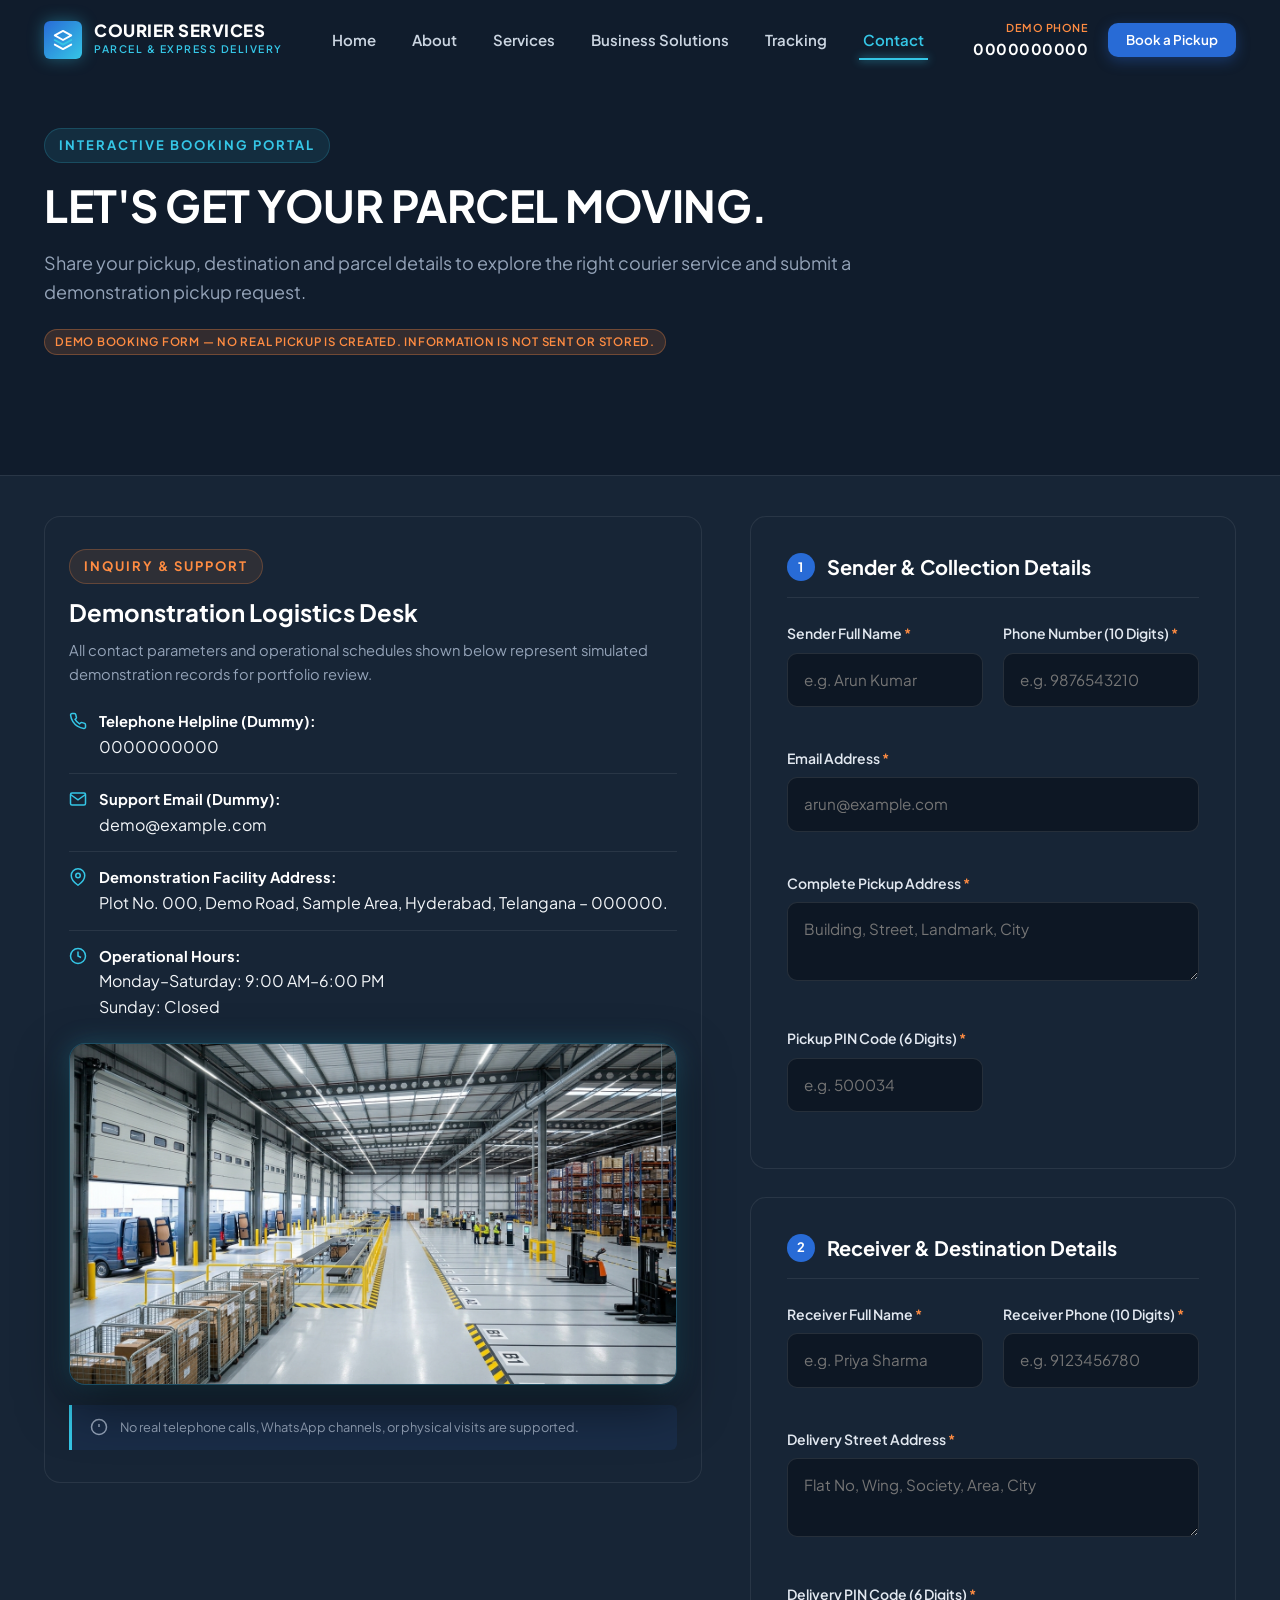
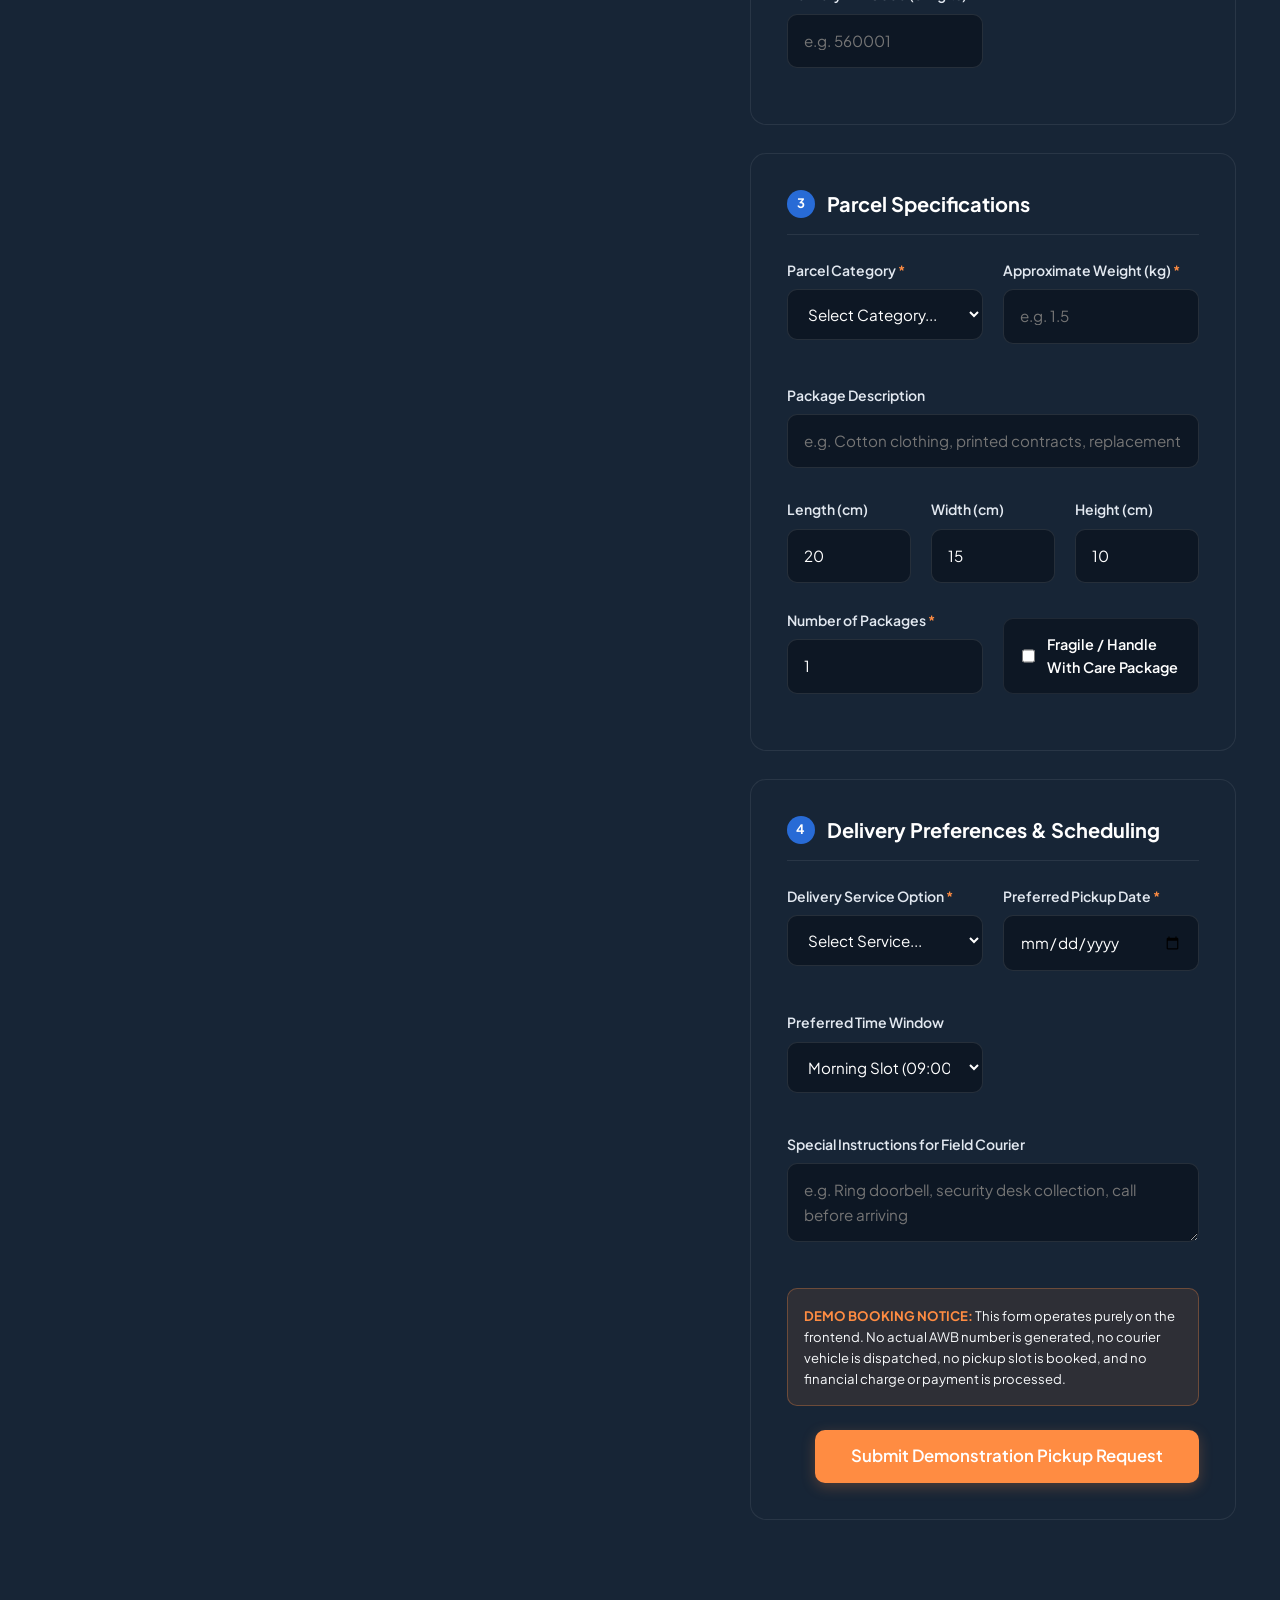
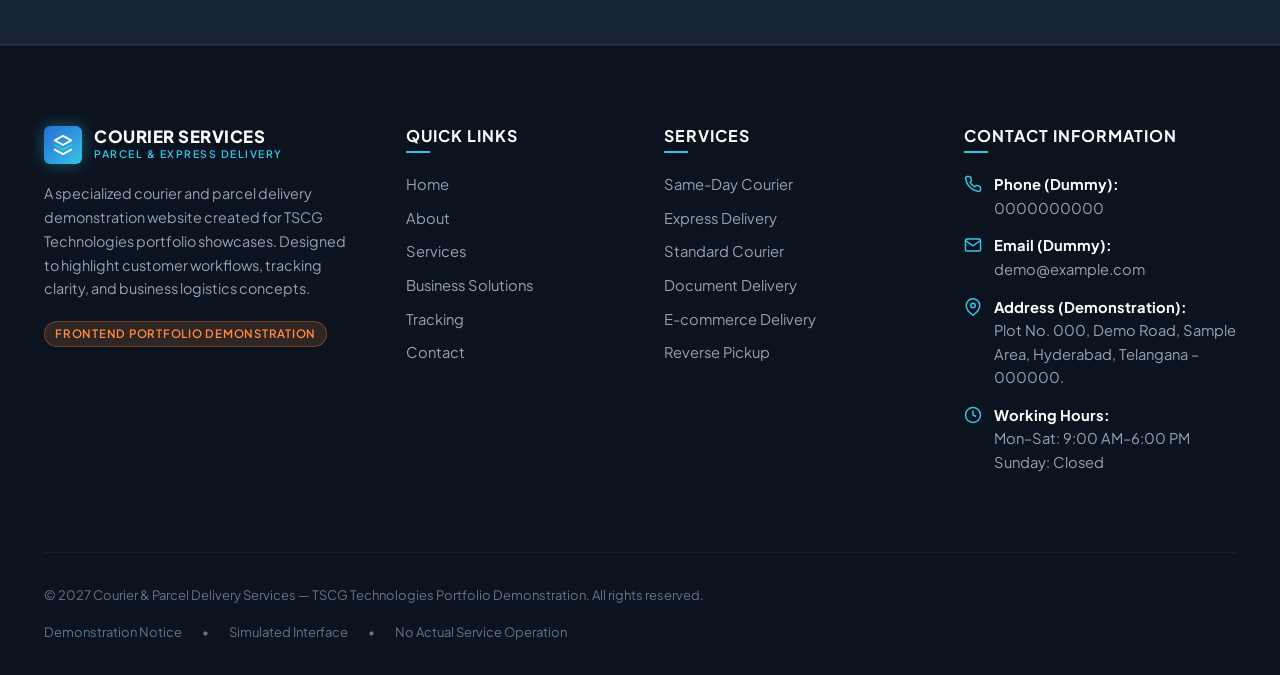
<file: contact.html>
<!DOCTYPE html>
<html lang="en">
<head>
  <meta charset="UTF-8">
  <meta name="viewport" content="width=device-width, initial-scale=1.0">
  <title>Book a Courier Pickup | Contact</title>
  <meta name="description" content="Schedule a demonstration parcel pickup. Configure sender, recipient, package dimensions, and service speed preferences with simulated booking verification.">
  <meta property="og:title" content="Book a Courier Pickup | Contact">
  <meta property="og:description" content="Schedule courier pickups, evaluate dimensional parcel requirements, and test client-side booking validation. TSCG Technologies portfolio demonstration.">
  <meta property="og:type" content="website">

  <!-- Google Font -->
  <link rel="preconnect" href="https://fonts.googleapis.com">
  <link rel="preconnect" href="https://fonts.gstatic.com" crossorigin>
  <link href="https://fonts.googleapis.com/css2?family=Plus+Jakarta+Sans:wght@400;500;600;700;800&family=JetBrains+Mono:wght@500;700&display=swap" rel="stylesheet">

  <link rel="stylesheet" href="assets/css/style.css">
</head>
<body>

  <!-- Sticky Navigation Header -->
  <header class="site-header" id="siteHeader">
    <div class="container header-container">
      <a href="index.html" class="brand-logo" aria-label="Courier Services Homepage">
        <div class="brand-icon-symbol" aria-hidden="true">
          <svg viewBox="0 0 24 24" fill="none">
            <path d="M12 2L3 7L12 12L21 7L12 2Z" stroke="#ffffff" stroke-width="2" stroke-linecap="round" stroke-linejoin="round"/>
            <path d="M3 17L12 22L21 17" stroke="#ffffff" stroke-width="2" stroke-linecap="round" stroke-linejoin="round"/>
            <path d="M3 12L12 17L21 12" stroke="#35C6E6" stroke-width="2" stroke-linecap="round" stroke-linejoin="round"/>
          </svg>
        </div>
        <div class="brand-title">
          <span class="main-text">COURIER SERVICES</span>
          <span class="sub-text">PARCEL &amp; EXPRESS DELIVERY</span>
        </div>
      </a>

      <!-- Desktop Navigation -->
      <nav class="main-nav" aria-label="Main Navigation">
        <a href="index.html" class="nav-link">Home</a>
        <a href="about.html" class="nav-link">About</a>
        <a href="services.html" class="nav-link">Services</a>
        <a href="business-solutions.html" class="nav-link">Business Solutions</a>
        <a href="tracking-projects.html" class="nav-link">Tracking</a>
        <a href="contact.html" class="nav-link active">Contact</a>
      </nav>

      <!-- Header Right: Dummy Info & CTA -->
      <div class="header-actions">
        <div class="header-phone-box">
          <span class="header-phone-label">Demo Phone</span>
          <span class="header-phone-number">0000000000</span>
        </div>
        <a href="contact.html" class="btn btn-primary btn-sm">Book a Pickup</a>
        <button class="mobile-toggle" aria-label="Toggle navigation menu" aria-expanded="false">
          <span></span>
          <span></span>
          <span></span>
        </button>
      </div>
    </div>
  </header>

  <!-- Mobile Menu Drawer -->
  <div class="mobile-menu-drawer" id="mobileDrawer">
    <nav class="mobile-nav-links">
      <a href="index.html" class="nav-link">Home</a>
      <a href="about.html" class="nav-link">About</a>
      <a href="services.html" class="nav-link">Services</a>
      <a href="business-solutions.html" class="nav-link">Business Solutions</a>
      <a href="tracking-projects.html" class="nav-link">Tracking &amp; Projects</a>
      <a href="contact.html" class="nav-link active">Contact / Book a Pickup</a>
    </nav>
    <div class="mobile-menu-bottom">
      <div class="demo-disclaimer-pill">Portfolio Demonstration Mode</div>
      <p style="font-size:0.85rem; color:#94a3b8;">Demo Helpline: 0000000000 (Dummy Content)</p>
      <a href="contact.html" class="btn btn-orange">Book a Demonstration Pickup</a>
    </div>
  </div>

  <!-- Mobile Sticky Bottom CTA -->
  <aside class="mobile-sticky-bar">
    <a href="contact.html" class="btn btn-orange btn-sm">
      <svg class="btn-icon" viewBox="0 0 24 24"><path d="M5 12h14M12 5l7 7-7 7"/></svg>
      Book a Pickup (Demo)
    </a>
  </aside>

  <main>
    <!-- PAGE HERO -->
    <section class="section section-dark" style="padding-top: calc(var(--header-height) + 48px); padding-bottom: 64px;">
      <div class="container">
        <div class="section-header text-left" style="max-width: 860px;">
          <span class="section-eyebrow">Interactive Booking Portal</span>
          <h1 class="section-title">LET'S GET YOUR PARCEL MOVING.</h1>
          <p class="section-description">
            Share your pickup, destination and parcel details to explore the right courier service and submit a demonstration pickup request.
          </p>
          <div style="margin-top: 20px;">
            <span class="demo-disclaimer-pill">DEMO BOOKING FORM — NO REAL PICKUP IS CREATED. INFORMATION IS NOT SENT OR STORED.</span>
          </div>
        </div>
      </div>
    </section>

    <!-- CONTACT INFO & BOOKING FORM CONTAINER -->
    <section class="section section-charcoal" style="padding-top: 40px;">
      <div class="container">
        <div class="hero-grid" style="align-items: flex-start; gap: 48px;">

          <!-- Left Column: Dummy Contact Information -->
          <div>
            <div class="feature-card" style="margin-bottom: 28px; position: sticky; top: calc(var(--header-height) + 24px);">
              <span class="section-eyebrow orange" style="margin-bottom: 14px;">Inquiry &amp; Support</span>
              <h2 style="font-size: 1.5rem; margin-bottom: 12px; color: #ffffff;">Demonstration Logistics Desk</h2>
              <p style="font-size: 0.92rem; color: #94a3b8; line-height: 1.6; margin-bottom: 24px;">
                All contact parameters and operational schedules shown below represent simulated demonstration records for portfolio review.
              </p>

              <ul class="footer-contact-info" style="margin-bottom: 24px;">
                <li style="border-bottom: 1px solid var(--color-border-dark); padding-bottom: 14px;">
                  <svg class="footer-contact-icon" viewBox="0 0 24 24" fill="none" stroke="currentColor" stroke-width="2"><path d="M22 16.92v3a2 2 0 0 1-2.18 2 19.79 19.79 0 0 1-8.63-3.07 19.5 19.5 0 0 1-6-6 19.79 19.79 0 0 1-3.07-8.67A2 2 0 0 1 4.11 2h3a2 2 0 0 1 2 1.72 12.84 12.84 0 0 0 .7 2.81 2 2 0 0 1-.45 2.11L8.09 9.91a16 16 0 0 0 6 6l1.27-1.27a2 2 0 0 1 2.11-.45 12.84 12.84 0 0 0 2.81.7A2 2 0 0 1 22 16.92z"/></svg>
                  <div class="footer-contact-text">
                    <strong>Telephone Helpline (Dummy):</strong>
                    <span>0000000000</span>
                  </div>
                </li>

                <li style="border-bottom: 1px solid var(--color-border-dark); padding-bottom: 14px;">
                  <svg class="footer-contact-icon" viewBox="0 0 24 24" fill="none" stroke="currentColor" stroke-width="2"><path d="M4 4h16c1.1 0 2 .9 2 2v12c0 1.1-.9 2-2 2H4c-1.1 0-2-.9-2-2V6c0-1.1.9-2 2-2z"/><polyline points="22,6 12,13 2,6"/></svg>
                  <div class="footer-contact-text">
                    <strong>Support Email (Dummy):</strong>
                    <span>demo@example.com</span>
                  </div>
                </li>

                <li style="border-bottom: 1px solid var(--color-border-dark); padding-bottom: 14px;">
                  <svg class="footer-contact-icon" viewBox="0 0 24 24" fill="none" stroke="currentColor" stroke-width="2"><path d="M21 10c0 7-9 13-9 13s-9-6-9-13a9 9 0 0 1 18 0z"/><circle cx="12" cy="10" r="3"/></svg>
                  <div class="footer-contact-text">
                    <strong>Demonstration Facility Address:</strong>
                    <span>Plot No. 000, Demo Road, Sample Area, Hyderabad, Telangana – 000000.</span>
                  </div>
                </li>

                <li>
                  <svg class="footer-contact-icon" viewBox="0 0 24 24" fill="none" stroke="currentColor" stroke-width="2"><circle cx="12" cy="12" r="10"/><polyline points="12 6 12 12 16 14"/></svg>
                  <div class="footer-contact-text">
                    <strong>Operational Hours:</strong>
                    <span>Monday–Saturday: 9:00 AM–6:00 PM<br>Sunday: Closed</span>
                  </div>
                </li>
              </ul>

              <div class="hero-image-wrapper" style="margin-bottom: 20px;">
                <img src="images/courier-delivery-warehouse.jpeg" alt="High-Bay Staging Area and Fleet Loading Bays" width="1600" height="900" loading="lazy">
              </div>

              <div class="demo-banner-box" style="margin-bottom: 0;">
                <svg width="18" height="18" viewBox="0 0 24 24" fill="none" stroke="currentColor" stroke-width="2"><circle cx="12" cy="12" r="10"/><line x1="12" y1="8" x2="12" y2="12"/><line x1="12" y1="16" x2="12.01" y2="16"/></svg>
                <span style="font-size:0.8rem;">No real telephone calls, WhatsApp channels, or physical visits are supported.</span>
              </div>
            </div>
          </div>

          <!-- Right Column: Multi-Section Booking Form -->
          <div>
            <form id="courierBookingForm" novalidate>

              <!-- Section 1: Sender Details -->
              <div class="form-section-card">
                <h3 class="form-section-title">
                  <span class="form-step-badge">1</span>
                  Sender &amp; Collection Details
                </h3>

                <div class="form-grid-2">
                  <div class="form-group">
                    <label for="senderName" class="form-label">Sender Full Name <span class="req">*</span></label>
                    <input type="text" id="senderName" class="form-control" placeholder="e.g. Arun Kumar" required>
                    <span id="senderNameError" class="form-error-msg">Please enter sender full name</span>
                  </div>

                  <div class="form-group">
                    <label for="senderPhone" class="form-label">Phone Number (10 Digits) <span class="req">*</span></label>
                    <input type="tel" id="senderPhone" class="form-control" placeholder="e.g. 9876543210" maxlength="10" required>
                    <span id="senderPhoneError" class="form-error-msg">Please enter valid 10-digit phone number</span>
                  </div>

                  <div class="form-group full-width">
                    <label for="senderEmail" class="form-label">Email Address <span class="req">*</span></label>
                    <input type="email" id="senderEmail" class="form-control" placeholder="arun@example.com" required>
                    <span id="senderEmailError" class="form-error-msg">Please enter valid email address</span>
                  </div>

                  <div class="form-group full-width">
                    <label for="pickupAddress" class="form-label">Complete Pickup Address <span class="req">*</span></label>
                    <textarea id="pickupAddress" class="form-control" rows="2" placeholder="Building, Street, Landmark, City" required></textarea>
                    <span id="pickupAddressError" class="form-error-msg">Please enter complete pickup address</span>
                  </div>

                  <div class="form-group">
                    <label for="pickupPin" class="form-label">Pickup PIN Code (6 Digits) <span class="req">*</span></label>
                    <input type="text" id="pickupPin" class="form-control" placeholder="e.g. 500034" maxlength="6" required>
                    <span id="pickupPinError" class="form-error-msg">Please enter 6-digit PIN code</span>
                  </div>
                </div>
              </div>

              <!-- Section 2: Receiver Details -->
              <div class="form-section-card">
                <h3 class="form-section-title">
                  <span class="form-step-badge">2</span>
                  Receiver &amp; Destination Details
                </h3>

                <div class="form-grid-2">
                  <div class="form-group">
                    <label for="receiverName" class="form-label">Receiver Full Name <span class="req">*</span></label>
                    <input type="text" id="receiverName" class="form-control" placeholder="e.g. Priya Sharma" required>
                    <span id="receiverNameError" class="form-error-msg">Please enter receiver name</span>
                  </div>

                  <div class="form-group">
                    <label for="receiverPhone" class="form-label">Receiver Phone (10 Digits) <span class="req">*</span></label>
                    <input type="tel" id="receiverPhone" class="form-control" placeholder="e.g. 9123456780" maxlength="10" required>
                    <span id="receiverPhoneError" class="form-error-msg">Please enter valid 10-digit receiver phone</span>
                  </div>

                  <div class="form-group full-width">
                    <label for="deliveryAddress" class="form-label">Delivery Street Address <span class="req">*</span></label>
                    <textarea id="deliveryAddress" class="form-control" rows="2" placeholder="Flat No, Wing, Society, Area, City" required></textarea>
                    <span id="deliveryAddressError" class="form-error-msg">Please enter complete delivery address</span>
                  </div>

                  <div class="form-group">
                    <label for="deliveryPin" class="form-label">Delivery PIN Code (6 Digits) <span class="req">*</span></label>
                    <input type="text" id="deliveryPin" class="form-control" placeholder="e.g. 560001" maxlength="6" required>
                    <span id="deliveryPinError" class="form-error-msg">Please enter 6-digit delivery PIN code</span>
                  </div>
                </div>
              </div>

              <!-- Section 3: Parcel Information -->
              <div class="form-section-card">
                <h3 class="form-section-title">
                  <span class="form-step-badge">3</span>
                  Parcel Specifications
                </h3>

                <div class="form-grid-2">
                  <div class="form-group">
                    <label for="parcelCategory" class="form-label">Parcel Category <span class="req">*</span></label>
                    <select id="parcelCategory" class="form-control" required>
                      <option value="">Select Category...</option>
                      <option value="Documents">Documents &amp; Certificates</option>
                      <option value="Personal Parcel">Personal Parcel / Gift</option>
                      <option value="E-commerce Package">E-commerce Package</option>
                      <option value="Retail Order">Retail Order</option>
                      <option value="Business Shipment">Business Shipment</option>
                      <option value="Other">Other Packaged Goods</option>
                    </select>
                    <span id="parcelCategoryError" class="form-error-msg">Please select a parcel category</span>
                  </div>

                  <div class="form-group">
                    <label for="packageWeight" class="form-label">Approximate Weight (kg) <span class="req">*</span></label>
                    <input type="number" id="packageWeight" class="form-control" placeholder="e.g. 1.5" step="0.1" min="0.1" required>
                    <span id="packageWeightError" class="form-error-msg">Enter valid weight in kg</span>
                  </div>

                  <div class="form-group full-width">
                    <label for="packageDesc" class="form-label">Package Description</label>
                    <input type="text" id="packageDesc" class="form-control" placeholder="e.g. Cotton clothing, printed contracts, replacement mouse">
                  </div>
                </div>

                <!-- Dimensions Row -->
                <div class="form-grid-3" style="margin-top: 10px;">
                  <div class="form-group">
                    <label for="dimL" class="form-label">Length (cm)</label>
                    <input type="number" id="dimL" class="form-control" placeholder="L" min="1" value="20">
                  </div>

                  <div class="form-group">
                    <label for="dimW" class="form-label">Width (cm)</label>
                    <input type="number" id="dimW" class="form-control" placeholder="W" min="1" value="15">
                  </div>

                  <div class="form-group">
                    <label for="dimH" class="form-label">Height (cm)</label>
                    <input type="number" id="dimH" class="form-control" placeholder="H" min="1" value="10">
                  </div>
                </div>

                <div class="form-grid-2" style="margin-top: 6px;">
                  <div class="form-group">
                    <label for="packageQuantity" class="form-label">Number of Packages <span class="req">*</span></label>
                    <input type="number" id="packageQuantity" class="form-control" value="1" min="1" required>
                    <span id="packageQuantityError" class="form-error-msg">Quantity must be at least 1</span>
                  </div>

                  <div class="form-group" style="display:flex; align-items:flex-end;">
                    <label class="checkbox-card" style="width:100%;">
                      <input type="checkbox" id="fragileToggle">
                      <span style="font-size:0.9rem; color:#ffffff; font-weight:600;">Fragile / Handle With Care Package</span>
                    </label>
                  </div>
                </div>
              </div>

              <!-- Section 4: Delivery Preferences -->
              <div class="form-section-card">
                <h3 class="form-section-title">
                  <span class="form-step-badge">4</span>
                  Delivery Preferences &amp; Scheduling
                </h3>

                <div class="form-grid-2">
                  <div class="form-group">
                    <label for="serviceOption" class="form-label">Delivery Service Option <span class="req">*</span></label>
                    <select id="serviceOption" class="form-control" required>
                      <option value="">Select Service...</option>
                      <option value="Same-Day Courier">Same-Day Courier</option>
                      <option value="Express Courier">Express Courier (Priority Air/Road)</option>
                      <option value="Standard Courier">Standard Courier Delivery</option>
                      <option value="Document Delivery">Document Delivery (Tamper-Evident)</option>
                      <option value="Business Courier">Business Courier Services</option>
                      <option value="Reverse Pickup">Reverse Pickup &amp; Returns</option>
                      <option value="Need Guidance">Not Sure — Need Guidance</option>
                    </select>
                    <span id="serviceOptionError" class="form-error-msg">Please select a delivery service</span>
                  </div>

                  <div class="form-group">
                    <label for="pickupDate" class="form-label">Preferred Pickup Date <span class="req">*</span></label>
                    <input type="date" id="pickupDate" class="form-control" required>
                    <span id="pickupDateError" class="form-error-msg">Please select preferred pickup date</span>
                  </div>

                  <div class="form-group">
                    <label for="pickupTime" class="form-label">Preferred Time Window</label>
                    <select id="pickupTime" class="form-control">
                      <option value="morning">Morning Slot (09:00 AM – 01:00 PM)</option>
                      <option value="afternoon">Afternoon Slot (01:00 PM – 05:00 PM)</option>
                      <option value="evening">Evening Slot (05:00 PM – 07:00 PM)</option>
                    </select>
                  </div>

                  <div class="form-group full-width">
                    <label for="specialInstructions" class="form-label">Special Instructions for Field Courier</label>
                    <textarea id="specialInstructions" class="form-control" rows="2" placeholder="e.g. Ring doorbell, security desk collection, call before arriving"></textarea>
                  </div>
                </div>

                <div style="background:rgba(255,140,66,0.1); border:1px solid rgba(255,140,66,0.3); border-radius:var(--radius-md); padding:16px; margin-top:20px; font-size:0.82rem; color:#f8fafc;">
                  <strong style="color:var(--color-orange);">DEMO BOOKING NOTICE:</strong> This form operates purely on the frontend. No actual AWB number is generated, no courier vehicle is dispatched, no pickup slot is booked, and no financial charge or payment is processed.
                </div>

                <div style="text-align: right; margin-top: 24px;">
                  <button type="submit" class="btn btn-orange btn-lg">Submit Demonstration Pickup Request</button>
                </div>
              </div>

            </form>
          </div>
        </div>
      </div>
    </section>
  </main>

  <!-- SUCCESS CONFIRMATION MODAL -->
  <div class="modal-overlay" id="bookingConfirmationModal" role="dialog" aria-modal="true" aria-labelledby="confirmTitle">
    <div class="modal-dialog" style="max-width: 600px;">
      <div class="confirmation-content">
        <div class="confirmation-icon-circle" aria-hidden="true">✓</div>
        <div class="demo-disclaimer-pill" style="margin-bottom:12px;">Demonstration Submission</div>
        <h3 id="confirmTitle" style="font-size: 1.6rem; margin-bottom: 12px; color: #ffffff;">Demonstration Booking Received</h3>
        <p style="font-size: 0.95rem; color: #94A3B8; line-height: 1.6; margin-bottom: 24px;">
          Your simulated courier pickup parameters have been validated and rendered for portfolio demonstration.
        </p>

        <div style="background:#111e2e; border:1px solid var(--color-border-dark); border-radius:var(--radius-md); padding:20px; text-align:left; margin-bottom:24px;">
          <div style="display:flex; justify-content:space-between; margin-bottom:10px; font-size:0.88rem;">
            <span style="color:#94a3b8;">Simulated Reference:</span>
            <strong style="color:#35C6E6; font-family:var(--font-mono);">DEMO-BK-88492</strong>
          </div>
          <div style="display:flex; justify-content:space-between; margin-bottom:10px; font-size:0.88rem;">
            <span style="color:#94a3b8;">Assigned Status:</span>
            <strong style="color:#22c55e;">Demo Queue Initialized</strong>
          </div>
          <div style="display:flex; justify-content:space-between; font-size:0.88rem;">
            <span style="color:#94a3b8;">Notice:</span>
            <span style="color:#FF8C42; font-weight:600;">No real pickup or tracking created</span>
          </div>
        </div>

        <button type="button" class="btn btn-primary" id="bookingModalCloseBtn">Close Confirmation</button>
      </div>
    </div>
  </div>

  <!-- FOOTER -->
  <footer class="site-footer">
    <div class="container">
      <div class="footer-grid">
        <div class="footer-col-brand">
          <div class="brand-logo">
            <div class="brand-icon-symbol" aria-hidden="true">
              <svg viewBox="0 0 24 24" fill="none">
                <path d="M12 2L3 7L12 12L21 7L12 2Z" stroke="#ffffff" stroke-width="2" stroke-linecap="round" stroke-linejoin="round"/>
                <path d="M3 17L12 22L21 17" stroke="#ffffff" stroke-width="2" stroke-linecap="round" stroke-linejoin="round"/>
                <path d="M3 12L12 17L21 12" stroke="#35C6E6" stroke-width="2" stroke-linecap="round" stroke-linejoin="round"/>
              </svg>
            </div>
            <div class="brand-title">
              <span class="main-text">COURIER SERVICES</span>
              <span class="sub-text">PARCEL &amp; EXPRESS DELIVERY</span>
            </div>
          </div>
          <p class="footer-desc">
            A specialized courier and parcel delivery demonstration website created for TSCG Technologies portfolio showcases. Designed to highlight customer workflows, tracking clarity, and business logistics concepts.
          </p>
          <div class="demo-disclaimer-pill">Frontend Portfolio Demonstration</div>
        </div>

        <div>
          <h4 class="footer-heading">Quick Links</h4>
          <ul class="footer-links-list">
            <li><a href="index.html">Home</a></li>
            <li><a href="about.html">About</a></li>
            <li><a href="services.html">Services</a></li>
            <li><a href="business-solutions.html">Business Solutions</a></li>
            <li><a href="tracking-projects.html">Tracking</a></li>
            <li><a href="contact.html">Contact</a></li>
          </ul>
        </div>

        <div>
          <h4 class="footer-heading">Services</h4>
          <ul class="footer-links-list">
            <li><a href="services.html#sameDay">Same-Day Courier</a></li>
            <li><a href="services.html#express">Express Delivery</a></li>
            <li><a href="services.html#standard">Standard Courier</a></li>
            <li><a href="services.html#document">Document Delivery</a></li>
            <li><a href="services.html#ecommerce">E-commerce Delivery</a></li>
            <li><a href="services.html#reverse">Reverse Pickup</a></li>
          </ul>
        </div>

        <div>
          <h4 class="footer-heading">Contact Information</h4>
          <ul class="footer-contact-info">
            <li>
              <svg class="footer-contact-icon" viewBox="0 0 24 24" fill="none" stroke="currentColor" stroke-width="2"><path d="M22 16.92v3a2 2 0 0 1-2.18 2 19.79 19.79 0 0 1-8.63-3.07 19.5 19.5 0 0 1-6-6 19.79 19.79 0 0 1-3.07-8.67A2 2 0 0 1 4.11 2h3a2 2 0 0 1 2 1.72 12.84 12.84 0 0 0 .7 2.81 2 2 0 0 1-.45 2.11L8.09 9.91a16 16 0 0 0 6 6l1.27-1.27a2 2 0 0 1 2.11-.45 12.84 12.84 0 0 0 2.81.7A2 2 0 0 1 22 16.92z"/></svg>
              <div class="footer-contact-text">
                <strong>Phone (Dummy):</strong>
                <span>0000000000</span>
              </div>
            </li>
            <li>
              <svg class="footer-contact-icon" viewBox="0 0 24 24" fill="none" stroke="currentColor" stroke-width="2"><path d="M4 4h16c1.1 0 2 .9 2 2v12c0 1.1-.9 2-2 2H4c-1.1 0-2-.9-2-2V6c0-1.1.9-2 2-2z"/><polyline points="22,6 12,13 2,6"/></svg>
              <div class="footer-contact-text">
                <strong>Email (Dummy):</strong>
                <span>demo@example.com</span>
              </div>
            </li>
            <li>
              <svg class="footer-contact-icon" viewBox="0 0 24 24" fill="none" stroke="currentColor" stroke-width="2"><path d="M21 10c0 7-9 13-9 13s-9-6-9-13a9 9 0 0 1 18 0z"/><circle cx="12" cy="10" r="3"/></svg>
              <div class="footer-contact-text">
                <strong>Address (Demonstration):</strong>
                <span>Plot No. 000, Demo Road, Sample Area, Hyderabad, Telangana – 000000.</span>
              </div>
            </li>
            <li>
              <svg class="footer-contact-icon" viewBox="0 0 24 24" fill="none" stroke="currentColor" stroke-width="2"><circle cx="12" cy="12" r="10"/><polyline points="12 6 12 12 16 14"/></svg>
              <div class="footer-contact-text">
                <strong>Working Hours:</strong>
                <span>Mon–Sat: 9:00 AM–6:00 PM<br>Sunday: Closed</span>
              </div>
            </li>
          </ul>
        </div>
      </div>

      <div class="footer-bottom">
        <div>
          &copy; 2027 Courier &amp; Parcel Delivery Services — TSCG Technologies Portfolio Demonstration. All rights reserved.
        </div>
        <div class="footer-bottom-links">
          <span>Demonstration Notice</span>
          <span>•</span>
          <span>Simulated Interface</span>
          <span>•</span>
          <span>No Actual Service Operation</span>
        </div>
      </div>
    </div>
  </footer>

  <button class="back-to-top-btn" aria-label="Back to top">
    <svg width="20" height="20" viewBox="0 0 24 24" fill="none" stroke="currentColor" stroke-width="2.5"><polyline points="18 15 12 9 6 15"/></svg>
  </button>

  <script src="assets/js/main.js"></script>
</body>
</html>
</file>
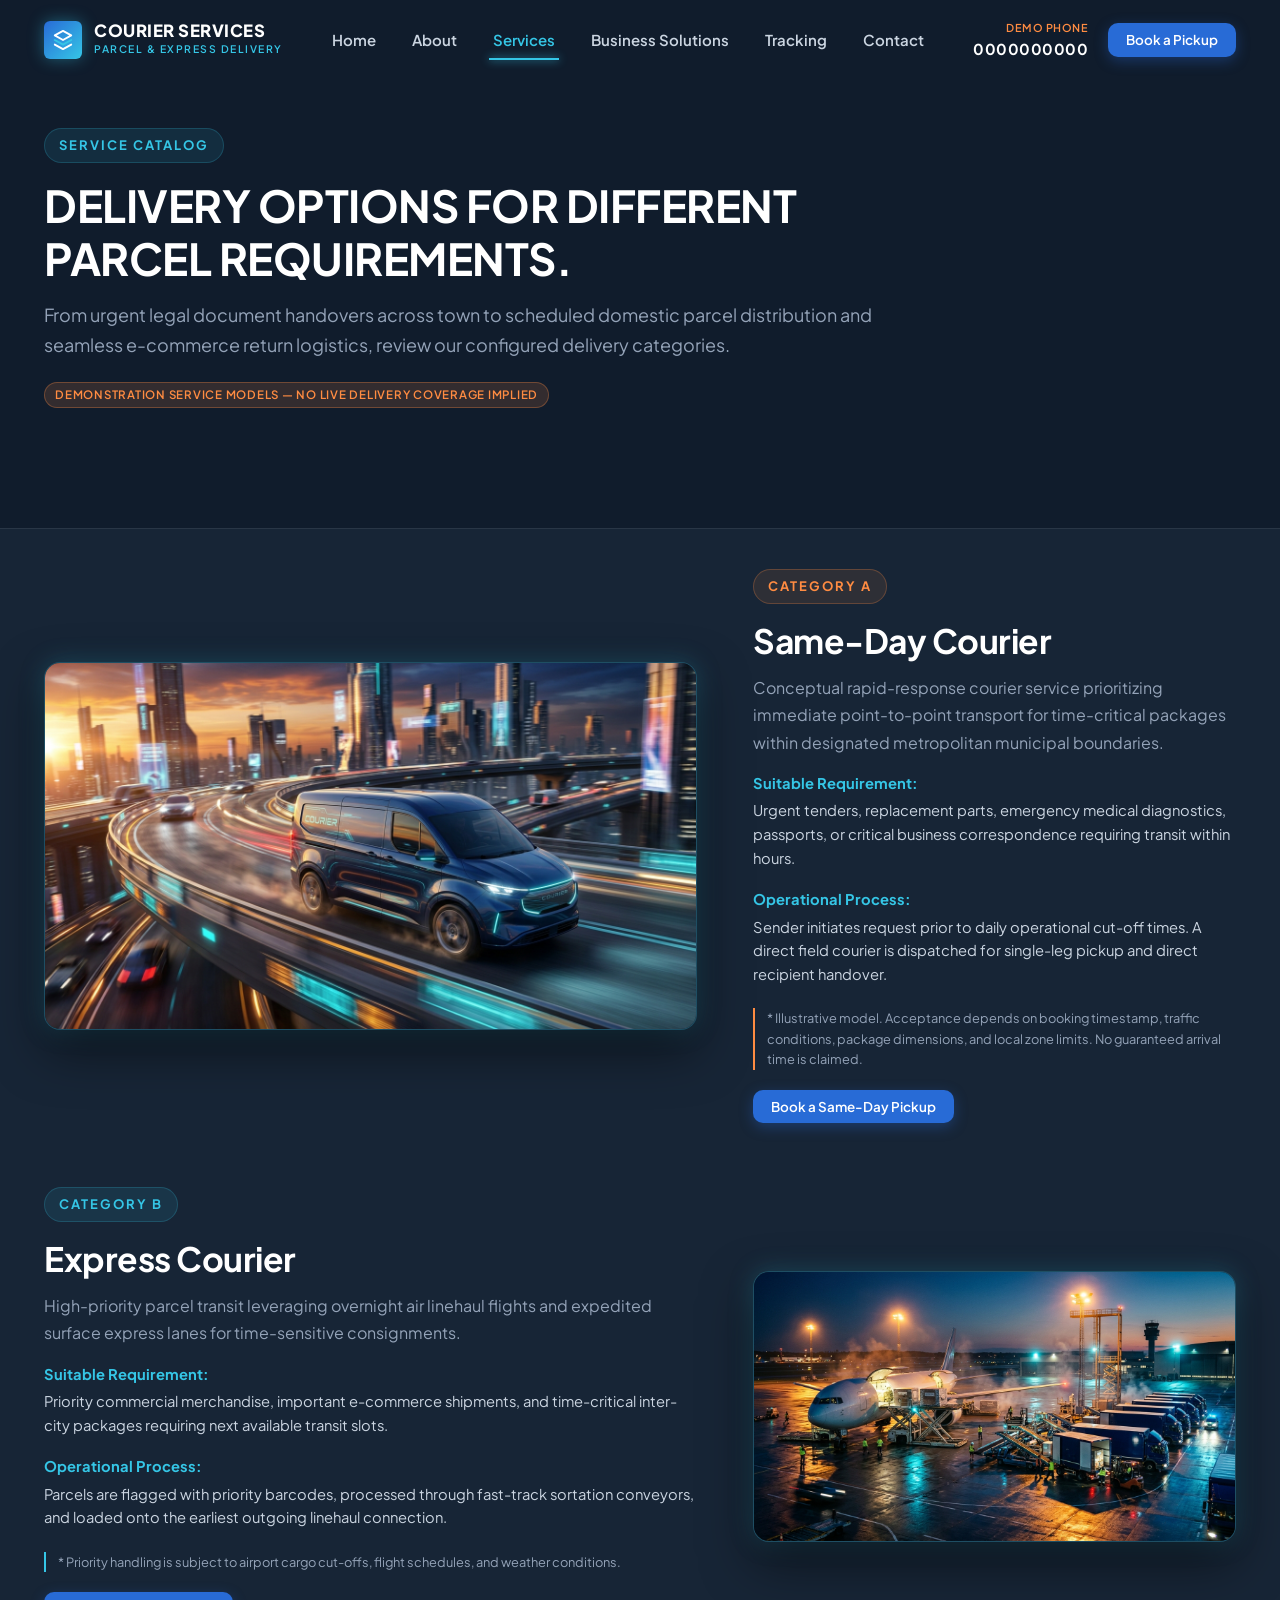
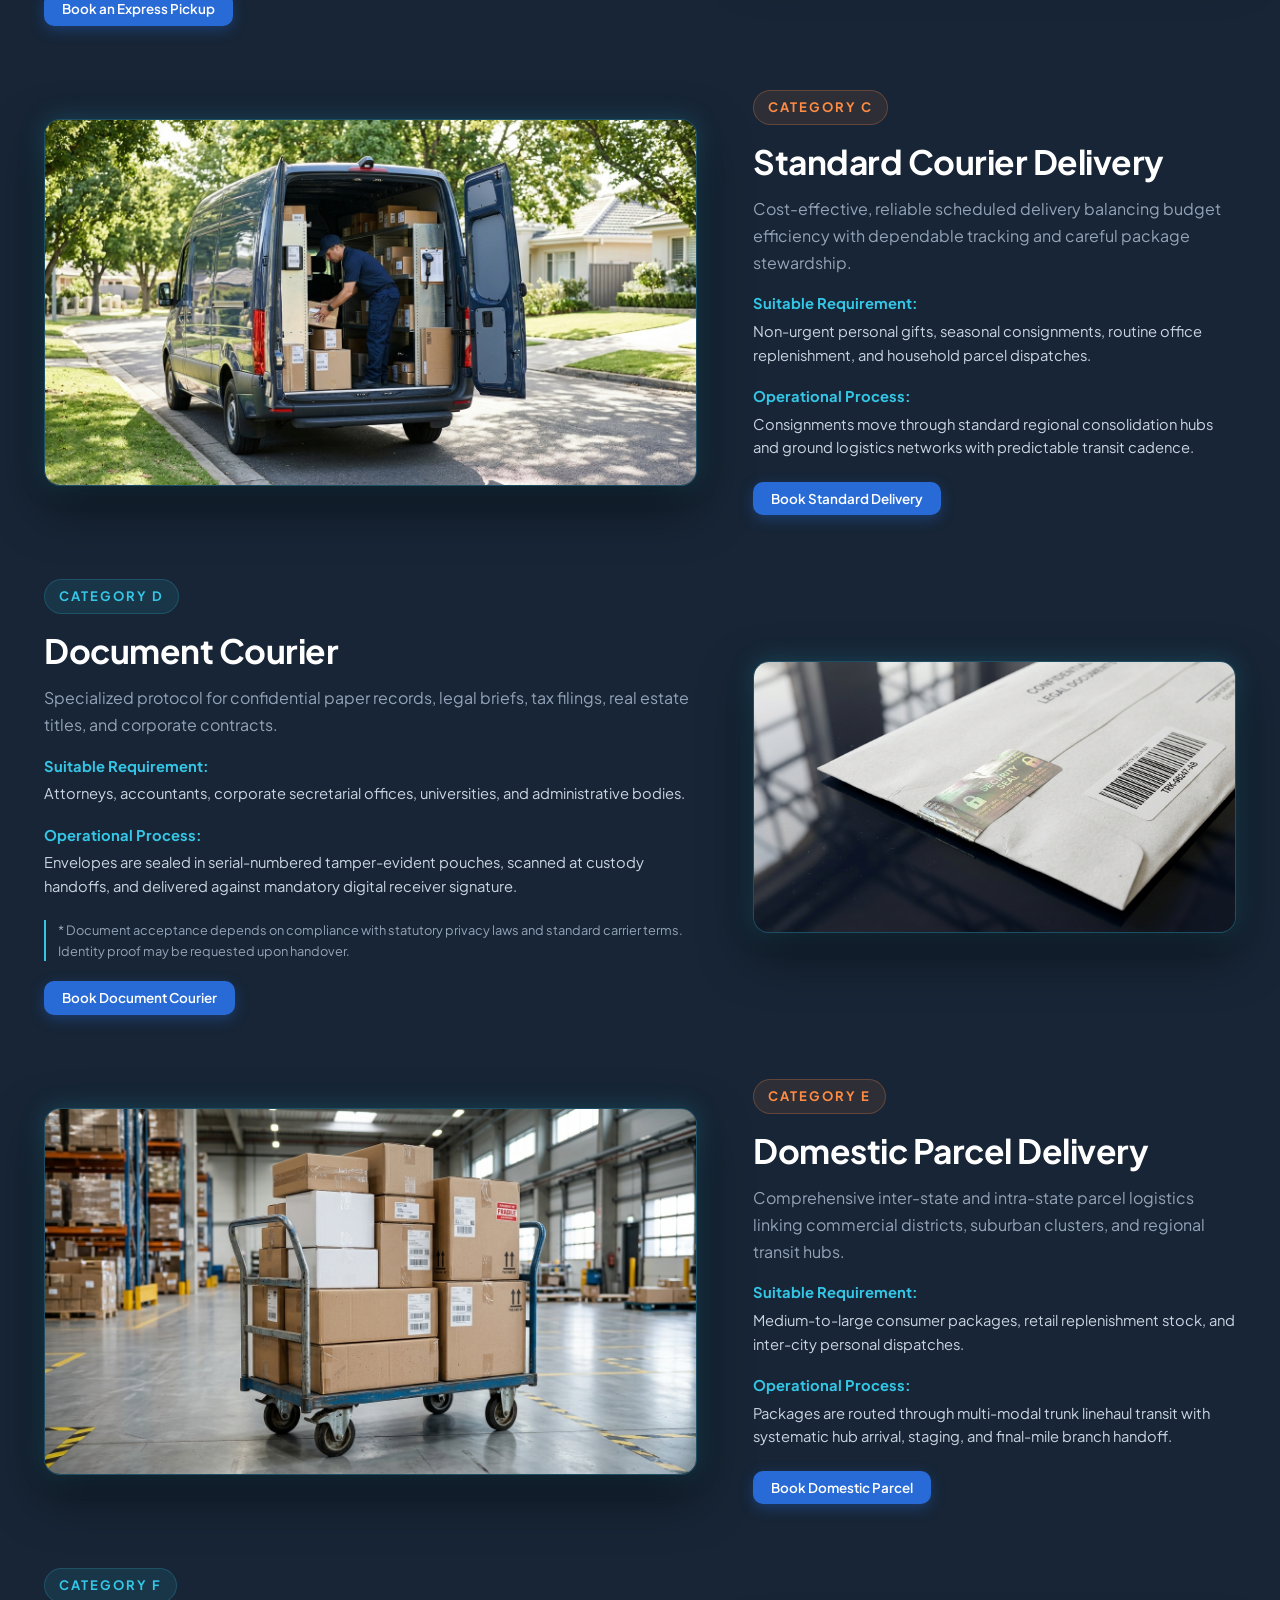
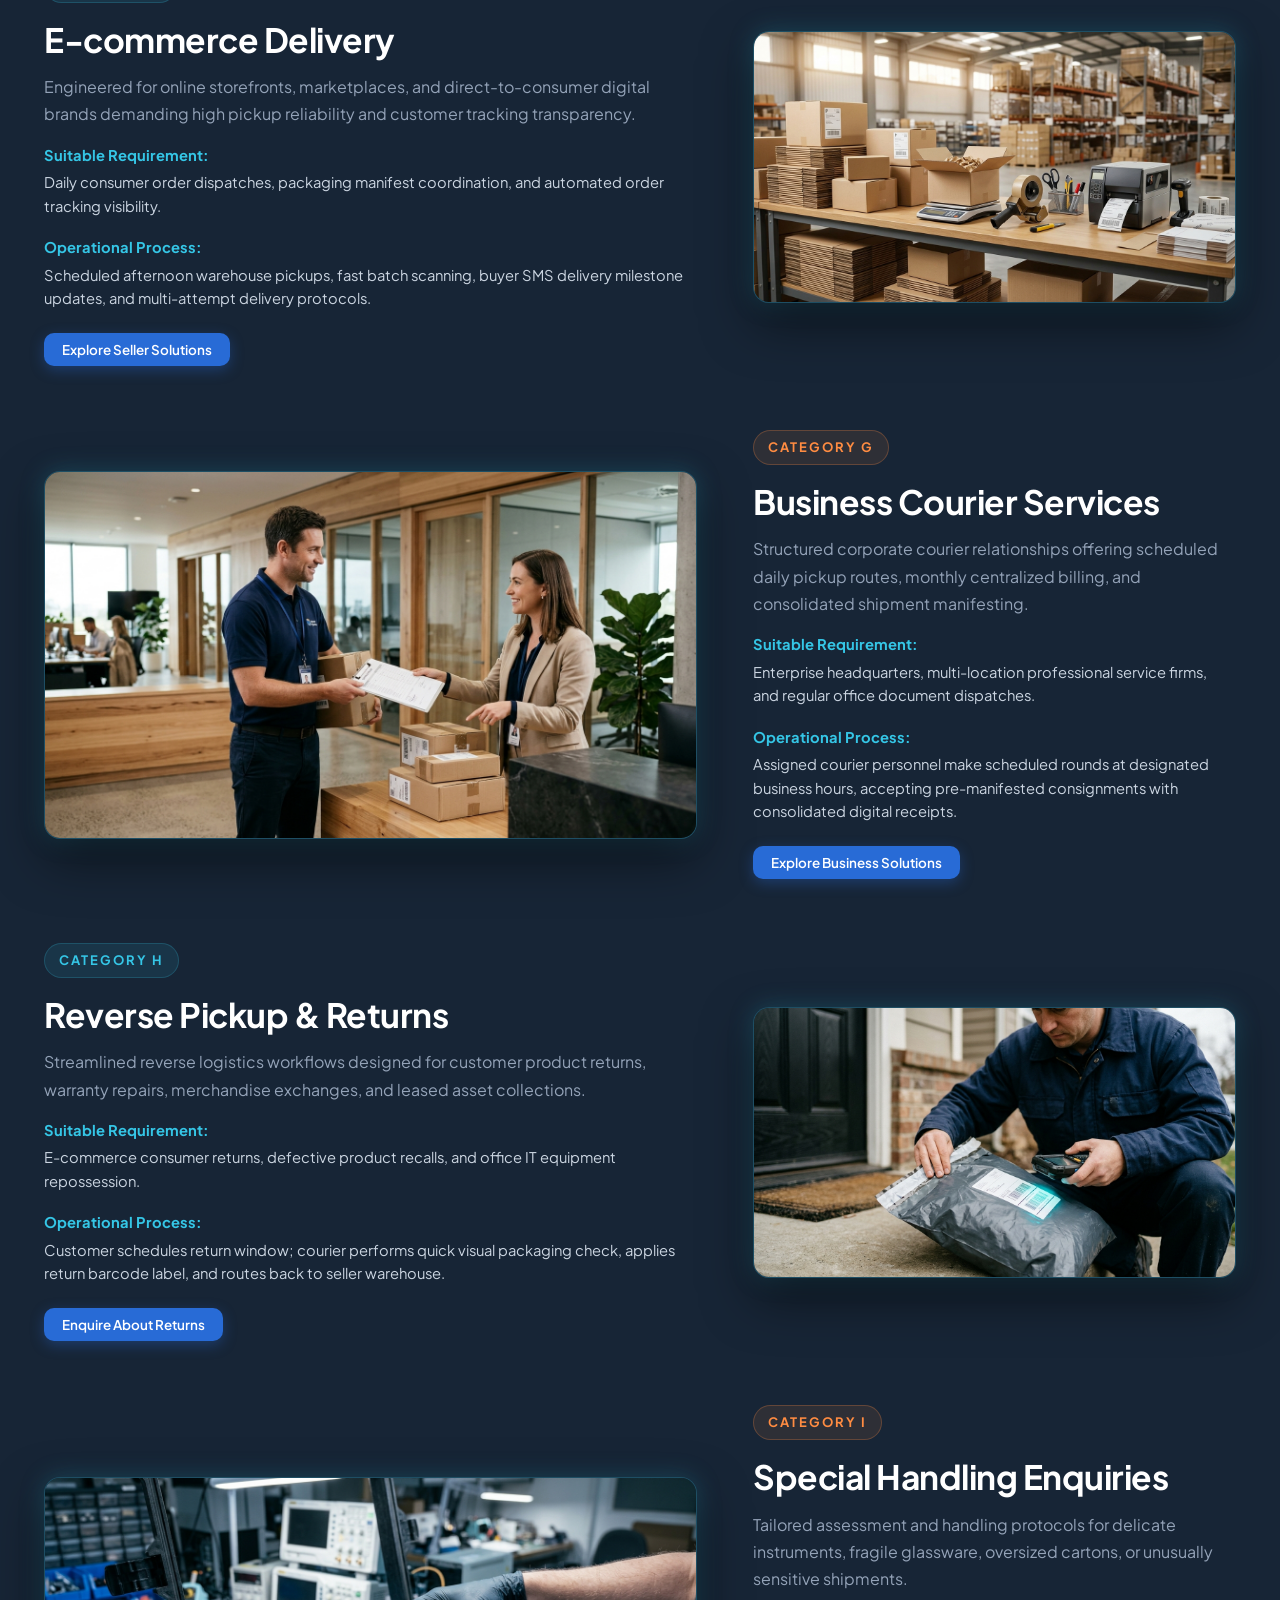
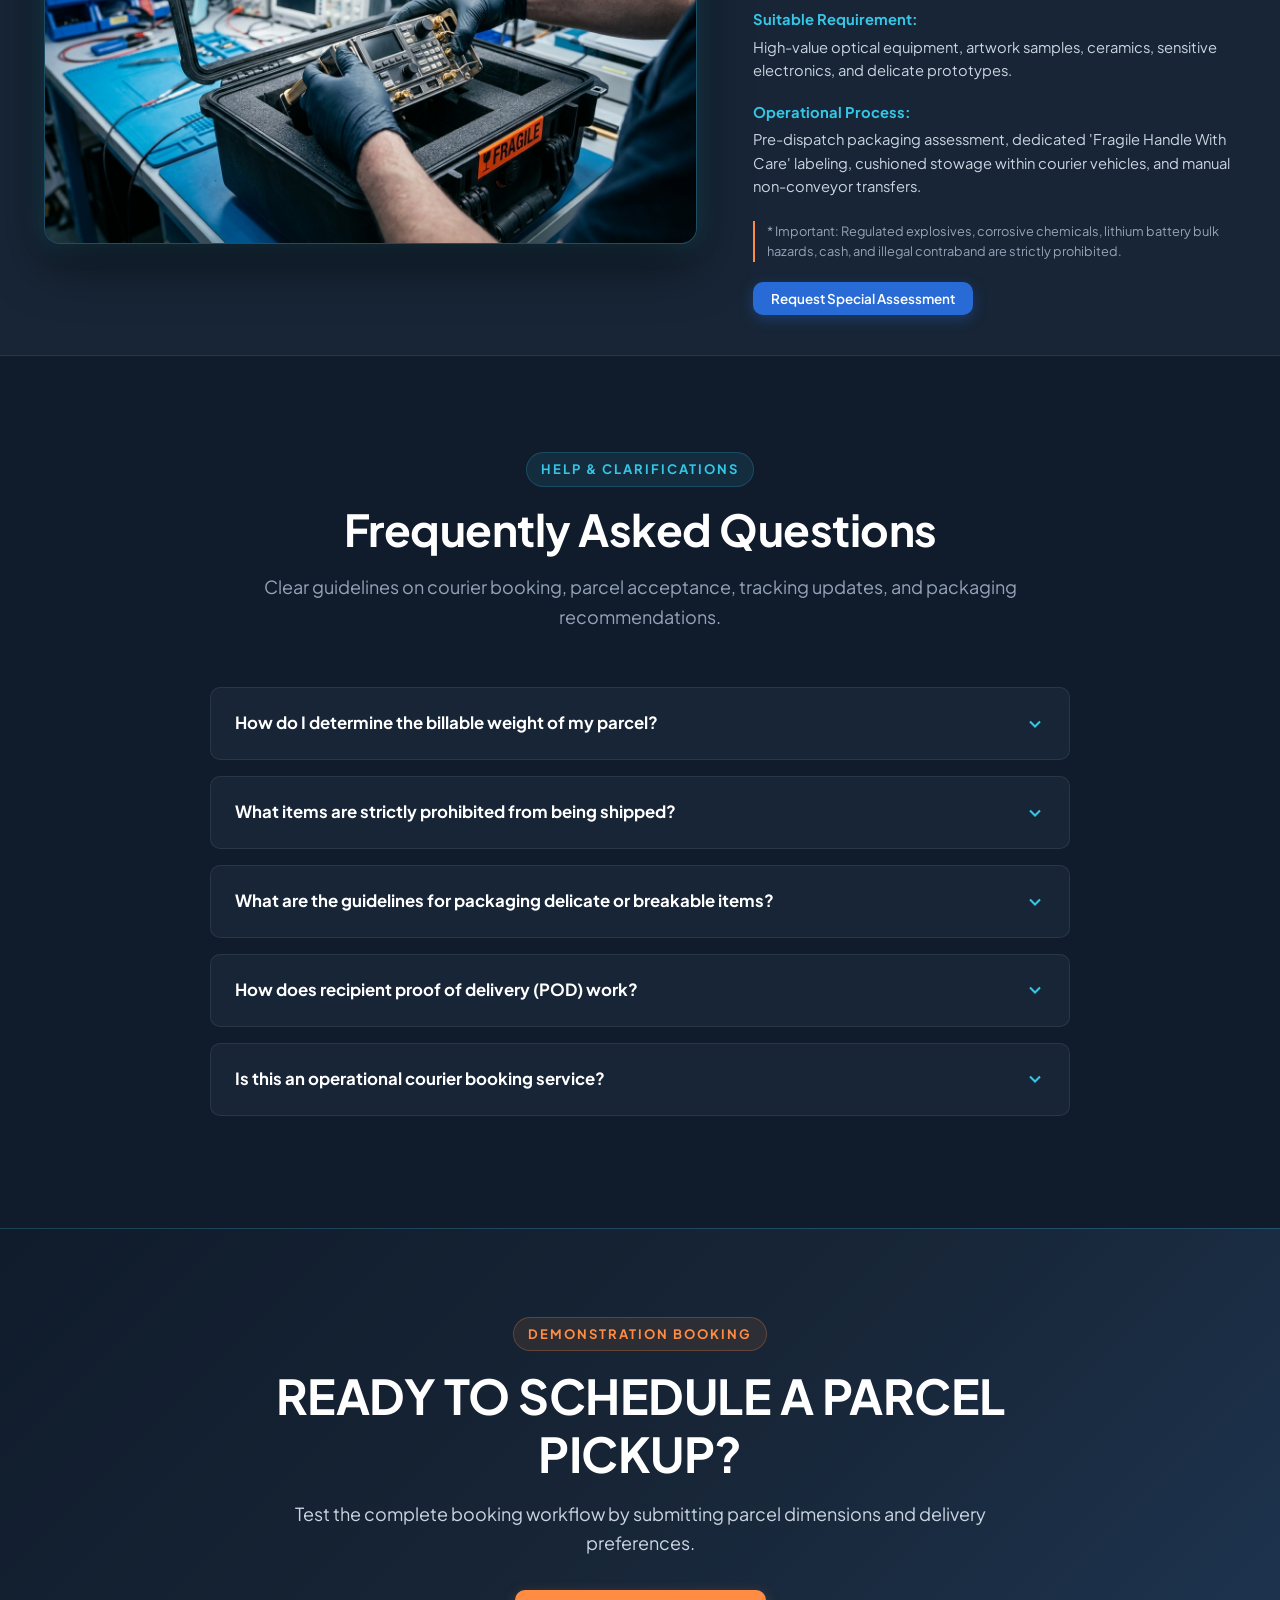
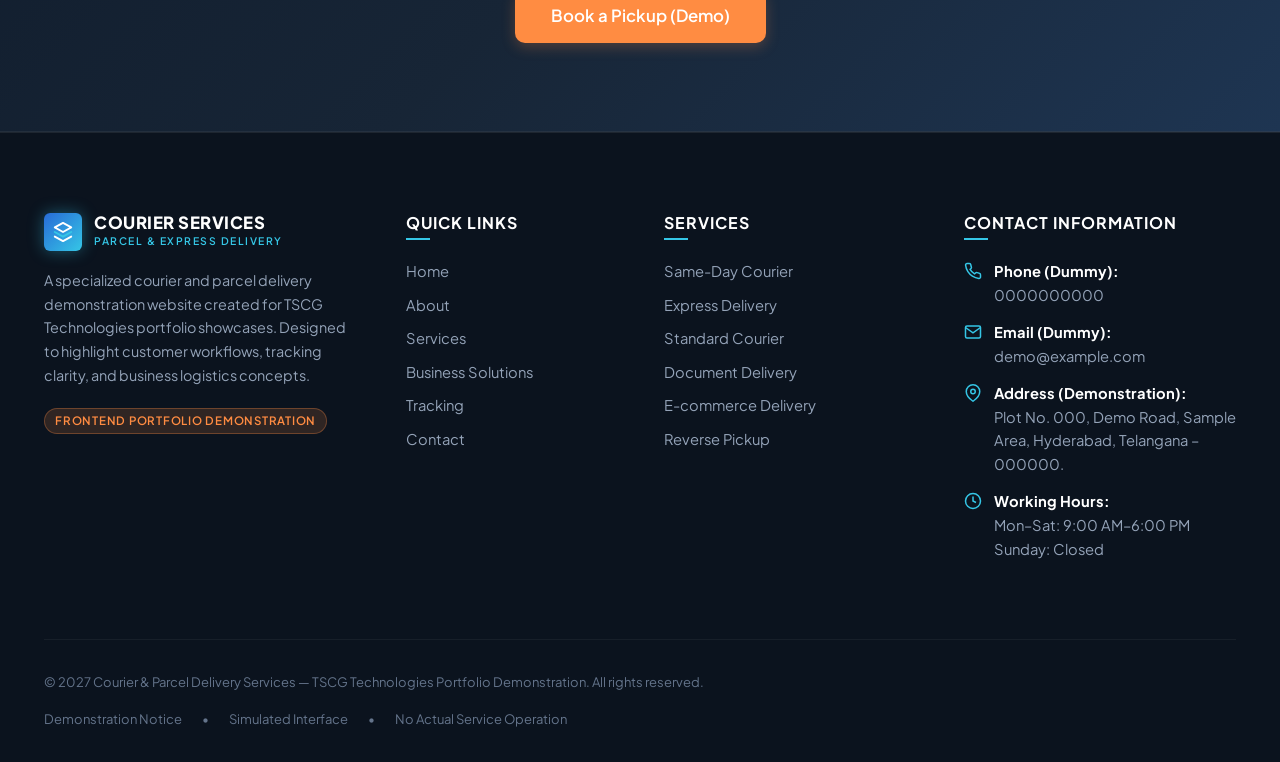
<file: services.html>
<!DOCTYPE html>
<html lang="en">
<head>
  <meta charset="UTF-8">
  <meta name="viewport" content="width=device-width, initial-scale=1.0">
  <title>Same-Day, Express &amp; Standard Courier Services</title>
  <meta name="description" content="Explore comprehensive courier options: Same-Day, Express Parcel, Standard Ground, Document Courier, Domestic Shipping, E-commerce, and Reverse Returns.">
  <meta property="og:title" content="Same-Day, Express &amp; Standard Courier Services">
  <meta property="og:description" content="Dedicated courier and parcel delivery options for personal, retail, and corporate requirements. Illustrative portfolio demonstration.">
  <meta property="og:type" content="website">

  <!-- Google Font -->
  <link rel="preconnect" href="https://fonts.googleapis.com">
  <link rel="preconnect" href="https://fonts.gstatic.com" crossorigin>
  <link href="https://fonts.googleapis.com/css2?family=Plus+Jakarta+Sans:wght@400;500;600;700;800&family=JetBrains+Mono:wght@500;700&display=swap" rel="stylesheet">

  <link rel="stylesheet" href="assets/css/style.css">
</head>
<body>

  <!-- Sticky Navigation Header -->
  <header class="site-header" id="siteHeader">
    <div class="container header-container">
      <a href="index.html" class="brand-logo" aria-label="Courier Services Homepage">
        <div class="brand-icon-symbol" aria-hidden="true">
          <svg viewBox="0 0 24 24" fill="none">
            <path d="M12 2L3 7L12 12L21 7L12 2Z" stroke="#ffffff" stroke-width="2" stroke-linecap="round" stroke-linejoin="round"/>
            <path d="M3 17L12 22L21 17" stroke="#ffffff" stroke-width="2" stroke-linecap="round" stroke-linejoin="round"/>
            <path d="M3 12L12 17L21 12" stroke="#35C6E6" stroke-width="2" stroke-linecap="round" stroke-linejoin="round"/>
          </svg>
        </div>
        <div class="brand-title">
          <span class="main-text">COURIER SERVICES</span>
          <span class="sub-text">PARCEL &amp; EXPRESS DELIVERY</span>
        </div>
      </a>

      <!-- Desktop Navigation -->
      <nav class="main-nav" aria-label="Main Navigation">
        <a href="index.html" class="nav-link">Home</a>
        <a href="about.html" class="nav-link">About</a>
        <a href="services.html" class="nav-link active">Services</a>
        <a href="business-solutions.html" class="nav-link">Business Solutions</a>
        <a href="tracking-projects.html" class="nav-link">Tracking</a>
        <a href="contact.html" class="nav-link">Contact</a>
      </nav>

      <!-- Header Right: Dummy Info & CTA -->
      <div class="header-actions">
        <div class="header-phone-box">
          <span class="header-phone-label">Demo Phone</span>
          <span class="header-phone-number">0000000000</span>
        </div>
        <a href="contact.html" class="btn btn-primary btn-sm">Book a Pickup</a>
        <button class="mobile-toggle" aria-label="Toggle navigation menu" aria-expanded="false">
          <span></span>
          <span></span>
          <span></span>
        </button>
      </div>
    </div>
  </header>

  <!-- Mobile Menu Drawer -->
  <div class="mobile-menu-drawer" id="mobileDrawer">
    <nav class="mobile-nav-links">
      <a href="index.html" class="nav-link">Home</a>
      <a href="about.html" class="nav-link">About</a>
      <a href="services.html" class="nav-link active">Services</a>
      <a href="business-solutions.html" class="nav-link">Business Solutions</a>
      <a href="tracking-projects.html" class="nav-link">Tracking &amp; Projects</a>
      <a href="contact.html" class="nav-link">Contact / Book a Pickup</a>
    </nav>
    <div class="mobile-menu-bottom">
      <div class="demo-disclaimer-pill">Portfolio Demonstration Mode</div>
      <p style="font-size:0.85rem; color:#94a3b8;">Demo Helpline: 0000000000 (Dummy Content)</p>
      <a href="contact.html" class="btn btn-orange">Book a Demonstration Pickup</a>
    </div>
  </div>

  <!-- Mobile Sticky Bottom CTA -->
  <aside class="mobile-sticky-bar">
    <a href="contact.html" class="btn btn-orange btn-sm">
      <svg class="btn-icon" viewBox="0 0 24 24"><path d="M5 12h14M12 5l7 7-7 7"/></svg>
      Book a Pickup (Demo)
    </a>
  </aside>

  <main>
    <!-- PAGE HERO -->
    <section class="section section-dark" style="padding-top: calc(var(--header-height) + 48px); padding-bottom: 64px;">
      <div class="container">
        <div class="section-header text-left" style="max-width: 880px;">
          <span class="section-eyebrow">Service Catalog</span>
          <h1 class="section-title">DELIVERY OPTIONS FOR DIFFERENT PARCEL REQUIREMENTS.</h1>
          <p class="section-description">
            From urgent legal document handovers across town to scheduled domestic parcel distribution and seamless e-commerce return logistics, review our configured delivery categories.
          </p>
          <div style="margin-top: 20px;">
            <span class="demo-disclaimer-pill">Demonstration Service Models — No Live Delivery Coverage Implied</span>
          </div>
        </div>
      </div>
    </section>

    <!-- SERVICE SECTIONS (A through I) -->
    <div class="section section-charcoal" style="padding: 40px 0;">
      <div class="container" style="display:flex; flex-direction:column; gap:64px;">

        <!-- A. Same-Day Courier -->
        <article class="hero-grid" id="sameDay" style="align-items:center;">
          <div class="hero-image-wrapper">
            <img src="images/courier-same-day-service.jpeg" alt="Same-Day Courier Rapid Transit Workflow" width="1600" height="900" loading="lazy">
          </div>
          <div>
            <span class="section-eyebrow orange">Category A</span>
            <h2 class="section-title" style="font-size: 2.1rem; margin-bottom: 14px;">Same-Day Courier</h2>
            <p style="color:var(--color-slate-light); margin-bottom: 16px; line-height: 1.7;">
              Conceptual rapid-response courier service prioritizing immediate point-to-point transport for time-critical packages within designated metropolitan municipal boundaries.
            </p>
            <div style="margin-bottom: 18px; font-size:0.92rem; color:#cbd5e1;">
              <strong style="color:var(--color-cyan); display:block; margin-bottom:4px;">Suitable Requirement:</strong>
              Urgent tenders, replacement parts, emergency medical diagnostics, passports, or critical business correspondence requiring transit within hours.
            </div>
            <div style="margin-bottom: 22px; font-size:0.92rem; color:#cbd5e1;">
              <strong style="color:var(--color-cyan); display:block; margin-bottom:4px;">Operational Process:</strong>
              Sender initiates request prior to daily operational cut-off times. A direct field courier is dispatched for single-leg pickup and direct recipient handover.
            </div>
            <div style="font-size:0.8rem; color:#94a3b8; margin-bottom:20px; border-left: 2px solid var(--color-orange); padding-left:12px;">
              * Illustrative model. Acceptance depends on booking timestamp, traffic conditions, package dimensions, and local zone limits. No guaranteed arrival time is claimed.
            </div>
            <a href="contact.html" class="btn btn-primary btn-sm">Book a Same-Day Pickup</a>
          </div>
        </article>

        <!-- B. Express Courier -->
        <article class="hero-grid" id="express" style="align-items:center;">
          <div>
            <span class="section-eyebrow">Category B</span>
            <h2 class="section-title" style="font-size: 2.1rem; margin-bottom: 14px;">Express Courier</h2>
            <p style="color:var(--color-slate-light); margin-bottom: 16px; line-height: 1.7;">
              High-priority parcel transit leveraging overnight air linehaul flights and expedited surface express lanes for time-sensitive consignments.
            </p>
            <div style="margin-bottom: 18px; font-size:0.92rem; color:#cbd5e1;">
              <strong style="color:var(--color-cyan); display:block; margin-bottom:4px;">Suitable Requirement:</strong>
              Priority commercial merchandise, important e-commerce shipments, and time-critical inter-city packages requiring next available transit slots.
            </div>
            <div style="margin-bottom: 22px; font-size:0.92rem; color:#cbd5e1;">
              <strong style="color:var(--color-cyan); display:block; margin-bottom:4px;">Operational Process:</strong>
              Parcels are flagged with priority barcodes, processed through fast-track sortation conveyors, and loaded onto the earliest outgoing linehaul connection.
            </div>
            <div style="font-size:0.8rem; color:#94a3b8; margin-bottom:20px; border-left: 2px solid var(--color-cyan); padding-left:12px;">
              * Priority handling is subject to airport cargo cut-offs, flight schedules, and weather conditions.
            </div>
            <a href="contact.html" class="btn btn-primary btn-sm">Book an Express Pickup</a>
          </div>
          <div class="hero-image-wrapper">
            <img src="images/courier-express-delivery.jpeg" alt="Express Parcel Priority Air and Road Transit" width="1600" height="900" loading="lazy">
          </div>
        </article>

        <!-- C. Standard Courier Delivery -->
        <article class="hero-grid" id="standard" style="align-items:center;">
          <div class="hero-image-wrapper">
            <img src="images/courier-standard-delivery.jpeg" alt="Standard Scheduled Parcel Delivery Van" width="1600" height="900" loading="lazy">
          </div>
          <div>
            <span class="section-eyebrow orange">Category C</span>
            <h2 class="section-title" style="font-size: 2.1rem; margin-bottom: 14px;">Standard Courier Delivery</h2>
            <p style="color:var(--color-slate-light); margin-bottom: 16px; line-height: 1.7;">
              Cost-effective, reliable scheduled delivery balancing budget efficiency with dependable tracking and careful package stewardship.
            </p>
            <div style="margin-bottom: 18px; font-size:0.92rem; color:#cbd5e1;">
              <strong style="color:var(--color-cyan); display:block; margin-bottom:4px;">Suitable Requirement:</strong>
              Non-urgent personal gifts, seasonal consignments, routine office replenishment, and household parcel dispatches.
            </div>
            <div style="margin-bottom: 22px; font-size:0.92rem; color:#cbd5e1;">
              <strong style="color:var(--color-cyan); display:block; margin-bottom:4px;">Operational Process:</strong>
              Consignments move through standard regional consolidation hubs and ground logistics networks with predictable transit cadence.
            </div>
            <a href="contact.html" class="btn btn-primary btn-sm">Book Standard Delivery</a>
          </div>
        </article>

        <!-- D. Document Courier -->
        <article class="hero-grid" id="document" style="align-items:center;">
          <div>
            <span class="section-eyebrow">Category D</span>
            <h2 class="section-title" style="font-size: 2.1rem; margin-bottom: 14px;">Document Courier</h2>
            <p style="color:var(--color-slate-light); margin-bottom: 16px; line-height: 1.7;">
              Specialized protocol for confidential paper records, legal briefs, tax filings, real estate titles, and corporate contracts.
            </p>
            <div style="margin-bottom: 18px; font-size:0.92rem; color:#cbd5e1;">
              <strong style="color:var(--color-cyan); display:block; margin-bottom:4px;">Suitable Requirement:</strong>
              Attorneys, accountants, corporate secretarial offices, universities, and administrative bodies.
            </div>
            <div style="margin-bottom: 22px; font-size:0.92rem; color:#cbd5e1;">
              <strong style="color:var(--color-cyan); display:block; margin-bottom:4px;">Operational Process:</strong>
              Envelopes are sealed in serial-numbered tamper-evident pouches, scanned at custody handoffs, and delivered against mandatory digital receiver signature.
            </div>
            <div style="font-size:0.8rem; color:#94a3b8; margin-bottom:20px; border-left: 2px solid var(--color-cyan); padding-left:12px;">
              * Document acceptance depends on compliance with statutory privacy laws and standard carrier terms. Identity proof may be requested upon handover.
            </div>
            <a href="contact.html" class="btn btn-primary btn-sm">Book Document Courier</a>
          </div>
          <div class="hero-image-wrapper">
            <img src="images/courier-document-delivery.jpeg" alt="Confidential Document Envelope with Seal" width="1600" height="900" loading="lazy">
          </div>
        </article>

        <!-- E. Domestic Parcel Delivery -->
        <article class="hero-grid" id="domestic" style="align-items:center;">
          <div class="hero-image-wrapper">
            <img src="images/courier-domestic-parcel.jpeg" alt="Domestic Parcel Shipping Cartons and Labels" width="1600" height="900" loading="lazy">
          </div>
          <div>
            <span class="section-eyebrow orange">Category E</span>
            <h2 class="section-title" style="font-size: 2.1rem; margin-bottom: 14px;">Domestic Parcel Delivery</h2>
            <p style="color:var(--color-slate-light); margin-bottom: 16px; line-height: 1.7;">
              Comprehensive inter-state and intra-state parcel logistics linking commercial districts, suburban clusters, and regional transit hubs.
            </p>
            <div style="margin-bottom: 18px; font-size:0.92rem; color:#cbd5e1;">
              <strong style="color:var(--color-cyan); display:block; margin-bottom:4px;">Suitable Requirement:</strong>
              Medium-to-large consumer packages, retail replenishment stock, and inter-city personal dispatches.
            </div>
            <div style="margin-bottom: 22px; font-size:0.92rem; color:#cbd5e1;">
              <strong style="color:var(--color-cyan); display:block; margin-bottom:4px;">Operational Process:</strong>
              Packages are routed through multi-modal trunk linehaul transit with systematic hub arrival, staging, and final-mile branch handoff.
            </div>
            <a href="contact.html" class="btn btn-primary btn-sm">Book Domestic Parcel</a>
          </div>
        </article>

        <!-- F. E-commerce Delivery -->
        <article class="hero-grid" id="ecommerce" style="align-items:center;">
          <div>
            <span class="section-eyebrow">Category F</span>
            <h2 class="section-title" style="font-size: 2.1rem; margin-bottom: 14px;">E-commerce Delivery</h2>
            <p style="color:var(--color-slate-light); margin-bottom: 16px; line-height: 1.7;">
              Engineered for online storefronts, marketplaces, and direct-to-consumer digital brands demanding high pickup reliability and customer tracking transparency.
            </p>
            <div style="margin-bottom: 18px; font-size:0.92rem; color:#cbd5e1;">
              <strong style="color:var(--color-cyan); display:block; margin-bottom:4px;">Suitable Requirement:</strong>
              Daily consumer order dispatches, packaging manifest coordination, and automated order tracking visibility.
            </div>
            <div style="margin-bottom: 22px; font-size:0.92rem; color:#cbd5e1;">
              <strong style="color:var(--color-cyan); display:block; margin-bottom:4px;">Operational Process:</strong>
              Scheduled afternoon warehouse pickups, fast batch scanning, buyer SMS delivery milestone updates, and multi-attempt delivery protocols.
            </div>
            <a href="business-solutions.html" class="btn btn-primary btn-sm">Explore Seller Solutions</a>
          </div>
          <div class="hero-image-wrapper">
            <img src="images/courier-ecommerce-delivery.jpeg" alt="E-commerce Seller Dispatch and Packed Orders" width="1200" height="900" loading="lazy">
          </div>
        </article>

        <!-- G. Business Courier Services -->
        <article class="hero-grid" id="business" style="align-items:center;">
          <div class="hero-image-wrapper">
            <img src="images/courier-business-delivery.jpeg" alt="Scheduled Corporate Courier Office Handover" width="1600" height="900" loading="lazy">
          </div>
          <div>
            <span class="section-eyebrow orange">Category G</span>
            <h2 class="section-title" style="font-size: 2.1rem; margin-bottom: 14px;">Business Courier Services</h2>
            <p style="color:var(--color-slate-light); margin-bottom: 16px; line-height: 1.7;">
              Structured corporate courier relationships offering scheduled daily pickup routes, monthly centralized billing, and consolidated shipment manifesting.
            </p>
            <div style="margin-bottom: 18px; font-size:0.92rem; color:#cbd5e1;">
              <strong style="color:var(--color-cyan); display:block; margin-bottom:4px;">Suitable Requirement:</strong>
              Enterprise headquarters, multi-location professional service firms, and regular office document dispatches.
            </div>
            <div style="margin-bottom: 22px; font-size:0.92rem; color:#cbd5e1;">
              <strong style="color:var(--color-cyan); display:block; margin-bottom:4px;">Operational Process:</strong>
              Assigned courier personnel make scheduled rounds at designated business hours, accepting pre-manifested consignments with consolidated digital receipts.
            </div>
            <a href="business-solutions.html" class="btn btn-primary btn-sm">Explore Business Solutions</a>
          </div>
        </article>

        <!-- H. Reverse Pickup & Returns -->
        <article class="hero-grid" id="reverse" style="align-items:center;">
          <div>
            <span class="section-eyebrow">Category H</span>
            <h2 class="section-title" style="font-size: 2.1rem; margin-bottom: 14px;">Reverse Pickup &amp; Returns</h2>
            <p style="color:var(--color-slate-light); margin-bottom: 16px; line-height: 1.7;">
              Streamlined reverse logistics workflows designed for customer product returns, warranty repairs, merchandise exchanges, and leased asset collections.
            </p>
            <div style="margin-bottom: 18px; font-size:0.92rem; color:#cbd5e1;">
              <strong style="color:var(--color-cyan); display:block; margin-bottom:4px;">Suitable Requirement:</strong>
              E-commerce consumer returns, defective product recalls, and office IT equipment repossession.
            </div>
            <div style="margin-bottom: 22px; font-size:0.92rem; color:#cbd5e1;">
              <strong style="color:var(--color-cyan); display:block; margin-bottom:4px;">Operational Process:</strong>
              Customer schedules return window; courier performs quick visual packaging check, applies return barcode label, and routes back to seller warehouse.
            </div>
            <a href="contact.html" class="btn btn-primary btn-sm">Enquire About Returns</a>
          </div>
          <div class="hero-image-wrapper">
            <img src="images/courier-reverse-pickup.jpeg" alt="Reverse Logistics Customer Return Inspection" width="1600" height="900" loading="lazy">
          </div>
        </article>

        <!-- I. Special Handling Enquiries -->
        <article class="hero-grid" id="special" style="align-items:center;">
          <div class="hero-image-wrapper">
            <img src="images/courier-special-handling.jpeg" alt="Fragile Goods and Cushioned Packaging Care" width="1600" height="900" loading="lazy">
          </div>
          <div>
            <span class="section-eyebrow orange">Category I</span>
            <h2 class="section-title" style="font-size: 2.1rem; margin-bottom: 14px;">Special Handling Enquiries</h2>
            <p style="color:var(--color-slate-light); margin-bottom: 16px; line-height: 1.7;">
              Tailored assessment and handling protocols for delicate instruments, fragile glassware, oversized cartons, or unusually sensitive shipments.
            </p>
            <div style="margin-bottom: 18px; font-size:0.92rem; color:#cbd5e1;">
              <strong style="color:var(--color-cyan); display:block; margin-bottom:4px;">Suitable Requirement:</strong>
              High-value optical equipment, artwork samples, ceramics, sensitive electronics, and delicate prototypes.
            </div>
            <div style="margin-bottom: 22px; font-size:0.92rem; color:#cbd5e1;">
              <strong style="color:var(--color-cyan); display:block; margin-bottom:4px;">Operational Process:</strong>
              Pre-dispatch packaging assessment, dedicated 'Fragile Handle With Care' labeling, cushioned stowage within courier vehicles, and manual non-conveyor transfers.
            </div>
            <div style="font-size:0.8rem; color:#94a3b8; margin-bottom:20px; border-left: 2px solid var(--color-orange); padding-left:12px;">
              * Important: Regulated explosives, corrosive chemicals, lithium battery bulk hazards, cash, and illegal contraband are strictly prohibited.
            </div>
            <a href="contact.html" class="btn btn-primary btn-sm">Request Special Assessment</a>
          </div>
        </article>

      </div>
    </div>

    <!-- FAQ ACCORDION SECTION -->
    <section class="section section-dark">
      <div class="container">
        <div class="section-header">
          <span class="section-eyebrow">Help &amp; Clarifications</span>
          <h2 class="section-title">Frequently Asked Questions</h2>
          <p class="section-description">
            Clear guidelines on courier booking, parcel acceptance, tracking updates, and packaging recommendations.
          </p>
        </div>

        <div class="faq-accordion">
          <!-- FAQ 1 -->
          <div class="faq-item">
            <button class="faq-button" aria-expanded="false">
              <span>How do I determine the billable weight of my parcel?</span>
              <svg class="faq-icon-chevron" viewBox="0 0 24 24" fill="none" stroke="currentColor" stroke-width="2.5"><polyline points="6 9 12 15 18 9"/></svg>
            </button>
            <div class="faq-content">
              <div class="faq-content-inner">
                Billable weight is calculated by comparing the actual physical gross weight (using certified scales) against the volumetric dimensional weight (Length &times; Width &times; Height in cm divided by 5000). The higher of the two values is applied to determine carriage charges.
              </div>
            </div>
          </div>

          <!-- FAQ 2 -->
          <div class="faq-item">
            <button class="faq-button" aria-expanded="false">
              <span>What items are strictly prohibited from being shipped?</span>
              <svg class="faq-icon-chevron" viewBox="0 0 24 24" fill="none" stroke="currentColor" stroke-width="2.5"><polyline points="6 9 12 15 18 9"/></svg>
            </button>
            <div class="faq-content">
              <div class="faq-content-inner">
                Prohibited goods include flammable liquids, compressed gases, explosives, ammunition, corrosive acids, perishable food without refrigeration, currency banknotes, bearer bonds, contraband narcotics, and any items restricted under national transport safety laws.
              </div>
            </div>
          </div>

          <!-- FAQ 3 -->
          <div class="faq-item">
            <button class="faq-button" aria-expanded="false">
              <span>What are the guidelines for packaging delicate or breakable items?</span>
              <svg class="faq-icon-chevron" viewBox="0 0 24 24" fill="none" stroke="currentColor" stroke-width="2.5"><polyline points="6 9 12 15 18 9"/></svg>
            </button>
            <div class="faq-content">
              <div class="faq-content-inner">
                Fragile items must be individually wrapped in dense bubble wrap with at least 5 cm of perimeter clearance inside a rigid multi-wall corrugated box. Internal void space should be filled with cushioning peanuts or air pillows so contents cannot shift during vehicle transit.
              </div>
            </div>
          </div>

          <!-- FAQ 4 -->
          <div class="faq-item">
            <button class="faq-button" aria-expanded="false">
              <span>How does recipient proof of delivery (POD) work?</span>
              <svg class="faq-icon-chevron" viewBox="0 0 24 24" fill="none" stroke="currentColor" stroke-width="2.5"><polyline points="6 9 12 15 18 9"/></svg>
            </button>
            <div class="faq-content">
              <div class="faq-content-inner">
                Upon package handover, the recipient acknowledges receipt via the courier’s mobile scanner screen or one-time delivery verification code. An electronic confirmation record containing the recipient name, timestamp, and geo-stamp is instantly logged.
              </div>
            </div>
          </div>

          <!-- FAQ 5 -->
          <div class="faq-item">
            <button class="faq-button" aria-expanded="false">
              <span>Is this an operational courier booking service?</span>
              <svg class="faq-icon-chevron" viewBox="0 0 24 24" fill="none" stroke="currentColor" stroke-width="2.5"><polyline points="6 9 12 15 18 9"/></svg>
            </button>
            <div class="faq-content">
              <div class="faq-content-inner">
                No. This website is a frontend portfolio demonstration built for TSCG Technologies. No real courier collections are performed, no tracking numbers are stored, and no commercial delivery contracts are executed.
              </div>
            </div>
          </div>
        </div>
      </div>
    </section>

    <!-- FINAL CTA -->
    <section class="final-cta-section">
      <div class="container">
        <div class="cta-box-inner">
          <span class="section-eyebrow orange">Demonstration Booking</span>
          <h2 class="section-title">READY TO SCHEDULE A PARCEL PICKUP?</h2>
          <p class="section-description" style="color:#cbd5e1; margin-bottom: 32px;">
            Test the complete booking workflow by submitting parcel dimensions and delivery preferences.
          </p>
          <a href="contact.html" class="btn btn-orange btn-lg">Book a Pickup (Demo)</a>
        </div>
      </div>
    </section>
  </main>

  <!-- FOOTER -->
  <footer class="site-footer">
    <div class="container">
      <div class="footer-grid">
        <div class="footer-col-brand">
          <div class="brand-logo">
            <div class="brand-icon-symbol" aria-hidden="true">
              <svg viewBox="0 0 24 24" fill="none">
                <path d="M12 2L3 7L12 12L21 7L12 2Z" stroke="#ffffff" stroke-width="2" stroke-linecap="round" stroke-linejoin="round"/>
                <path d="M3 17L12 22L21 17" stroke="#ffffff" stroke-width="2" stroke-linecap="round" stroke-linejoin="round"/>
                <path d="M3 12L12 17L21 12" stroke="#35C6E6" stroke-width="2" stroke-linecap="round" stroke-linejoin="round"/>
              </svg>
            </div>
            <div class="brand-title">
              <span class="main-text">COURIER SERVICES</span>
              <span class="sub-text">PARCEL &amp; EXPRESS DELIVERY</span>
            </div>
          </div>
          <p class="footer-desc">
            A specialized courier and parcel delivery demonstration website created for TSCG Technologies portfolio showcases. Designed to highlight customer workflows, tracking clarity, and business logistics concepts.
          </p>
          <div class="demo-disclaimer-pill">Frontend Portfolio Demonstration</div>
        </div>

        <div>
          <h4 class="footer-heading">Quick Links</h4>
          <ul class="footer-links-list">
            <li><a href="index.html">Home</a></li>
            <li><a href="about.html">About</a></li>
            <li><a href="services.html">Services</a></li>
            <li><a href="business-solutions.html">Business Solutions</a></li>
            <li><a href="tracking-projects.html">Tracking</a></li>
            <li><a href="contact.html">Contact</a></li>
          </ul>
        </div>

        <div>
          <h4 class="footer-heading">Services</h4>
          <ul class="footer-links-list">
            <li><a href="services.html#sameDay">Same-Day Courier</a></li>
            <li><a href="services.html#express">Express Delivery</a></li>
            <li><a href="services.html#standard">Standard Courier</a></li>
            <li><a href="services.html#document">Document Delivery</a></li>
            <li><a href="services.html#ecommerce">E-commerce Delivery</a></li>
            <li><a href="services.html#reverse">Reverse Pickup</a></li>
          </ul>
        </div>

        <div>
          <h4 class="footer-heading">Contact Information</h4>
          <ul class="footer-contact-info">
            <li>
              <svg class="footer-contact-icon" viewBox="0 0 24 24" fill="none" stroke="currentColor" stroke-width="2"><path d="M22 16.92v3a2 2 0 0 1-2.18 2 19.79 19.79 0 0 1-8.63-3.07 19.5 19.5 0 0 1-6-6 19.79 19.79 0 0 1-3.07-8.67A2 2 0 0 1 4.11 2h3a2 2 0 0 1 2 1.72 12.84 12.84 0 0 0 .7 2.81 2 2 0 0 1-.45 2.11L8.09 9.91a16 16 0 0 0 6 6l1.27-1.27a2 2 0 0 1 2.11-.45 12.84 12.84 0 0 0 2.81.7A2 2 0 0 1 22 16.92z"/></svg>
              <div class="footer-contact-text">
                <strong>Phone (Dummy):</strong>
                <span>0000000000</span>
              </div>
            </li>
            <li>
              <svg class="footer-contact-icon" viewBox="0 0 24 24" fill="none" stroke="currentColor" stroke-width="2"><path d="M4 4h16c1.1 0 2 .9 2 2v12c0 1.1-.9 2-2 2H4c-1.1 0-2-.9-2-2V6c0-1.1.9-2 2-2z"/><polyline points="22,6 12,13 2,6"/></svg>
              <div class="footer-contact-text">
                <strong>Email (Dummy):</strong>
                <span>demo@example.com</span>
              </div>
            </li>
            <li>
              <svg class="footer-contact-icon" viewBox="0 0 24 24" fill="none" stroke="currentColor" stroke-width="2"><path d="M21 10c0 7-9 13-9 13s-9-6-9-13a9 9 0 0 1 18 0z"/><circle cx="12" cy="10" r="3"/></svg>
              <div class="footer-contact-text">
                <strong>Address (Demonstration):</strong>
                <span>Plot No. 000, Demo Road, Sample Area, Hyderabad, Telangana – 000000.</span>
              </div>
            </li>
            <li>
              <svg class="footer-contact-icon" viewBox="0 0 24 24" fill="none" stroke="currentColor" stroke-width="2"><circle cx="12" cy="12" r="10"/><polyline points="12 6 12 12 16 14"/></svg>
              <div class="footer-contact-text">
                <strong>Working Hours:</strong>
                <span>Mon–Sat: 9:00 AM–6:00 PM<br>Sunday: Closed</span>
              </div>
            </li>
          </ul>
        </div>
      </div>

      <div class="footer-bottom">
        <div>
          &copy; 2027 Courier &amp; Parcel Delivery Services — TSCG Technologies Portfolio Demonstration. All rights reserved.
        </div>
        <div class="footer-bottom-links">
          <span>Demonstration Notice</span>
          <span>•</span>
          <span>Simulated Interface</span>
          <span>•</span>
          <span>No Actual Service Operation</span>
        </div>
      </div>
    </div>
  </footer>

  <button class="back-to-top-btn" aria-label="Back to top">
    <svg width="20" height="20" viewBox="0 0 24 24" fill="none" stroke="currentColor" stroke-width="2.5"><polyline points="18 15 12 9 6 15"/></svg>
  </button>

  <script src="assets/js/main.js"></script>
</body>
</html>
</file>
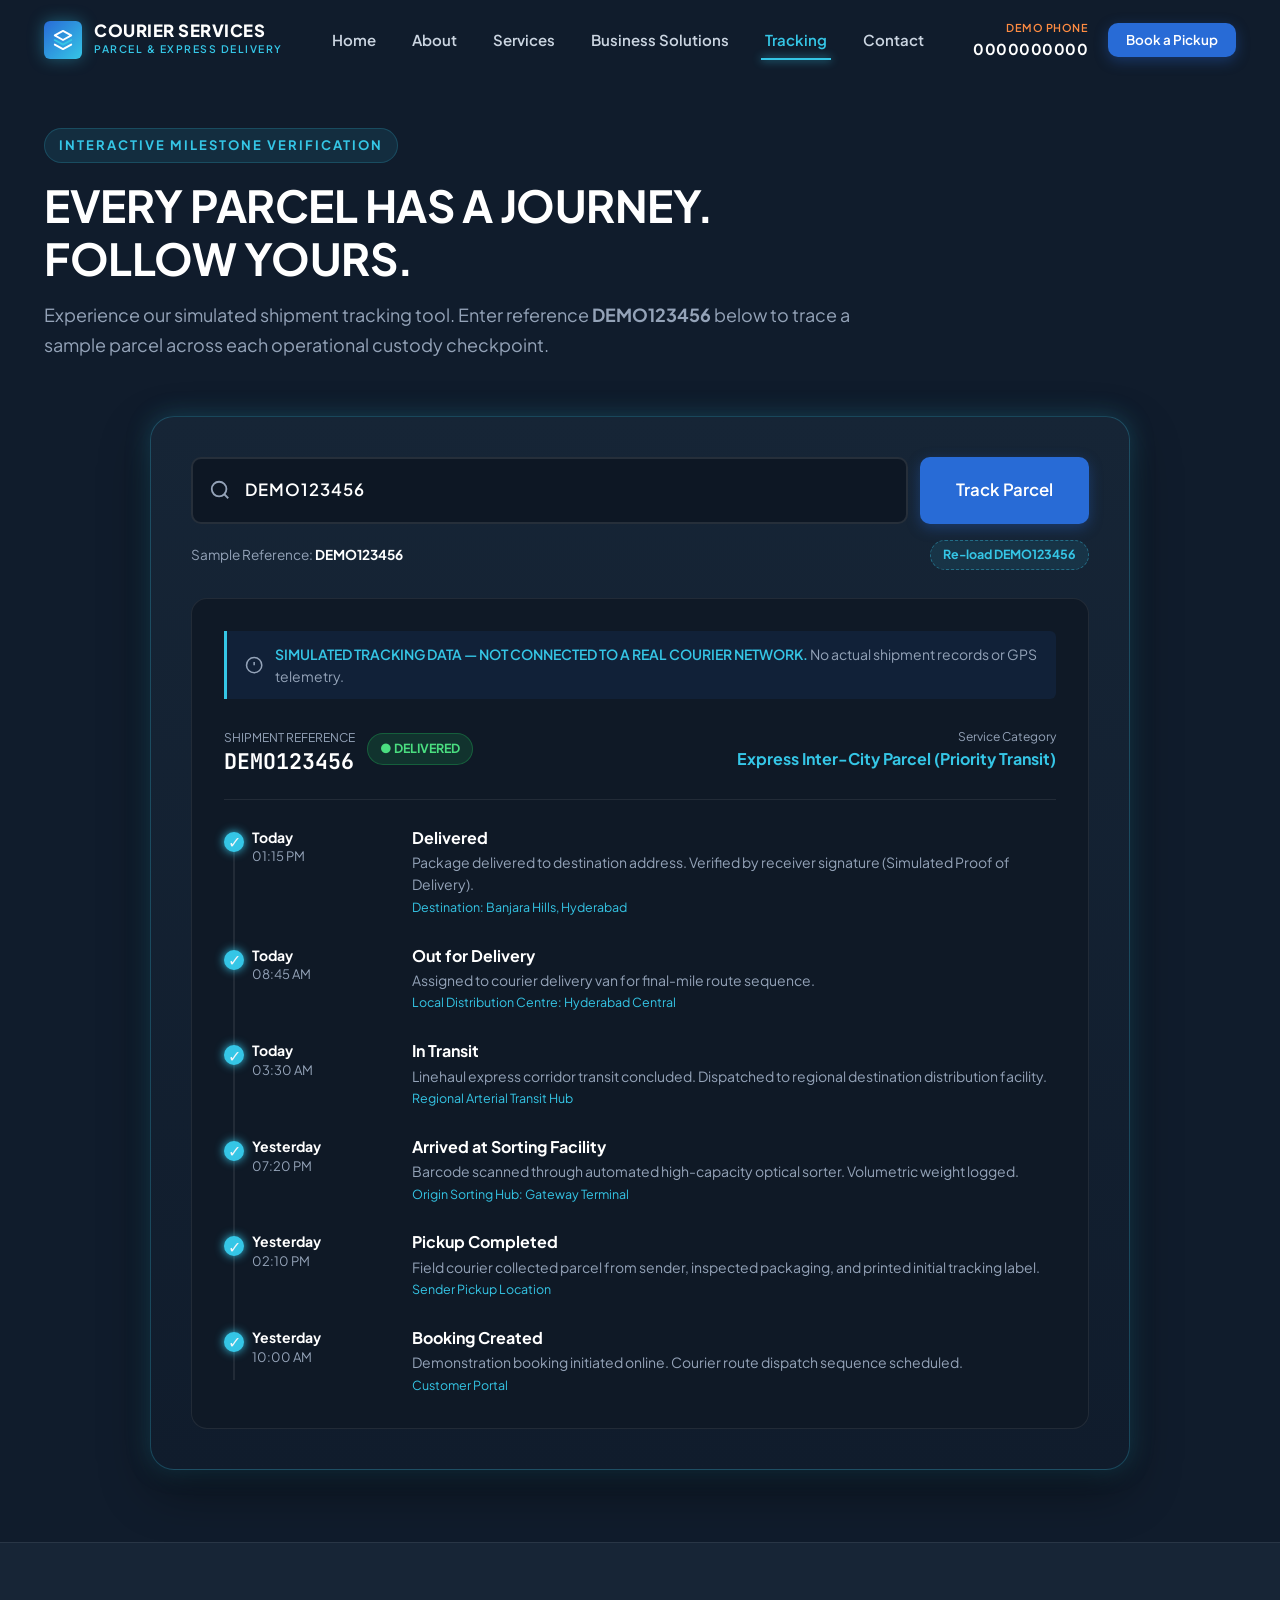
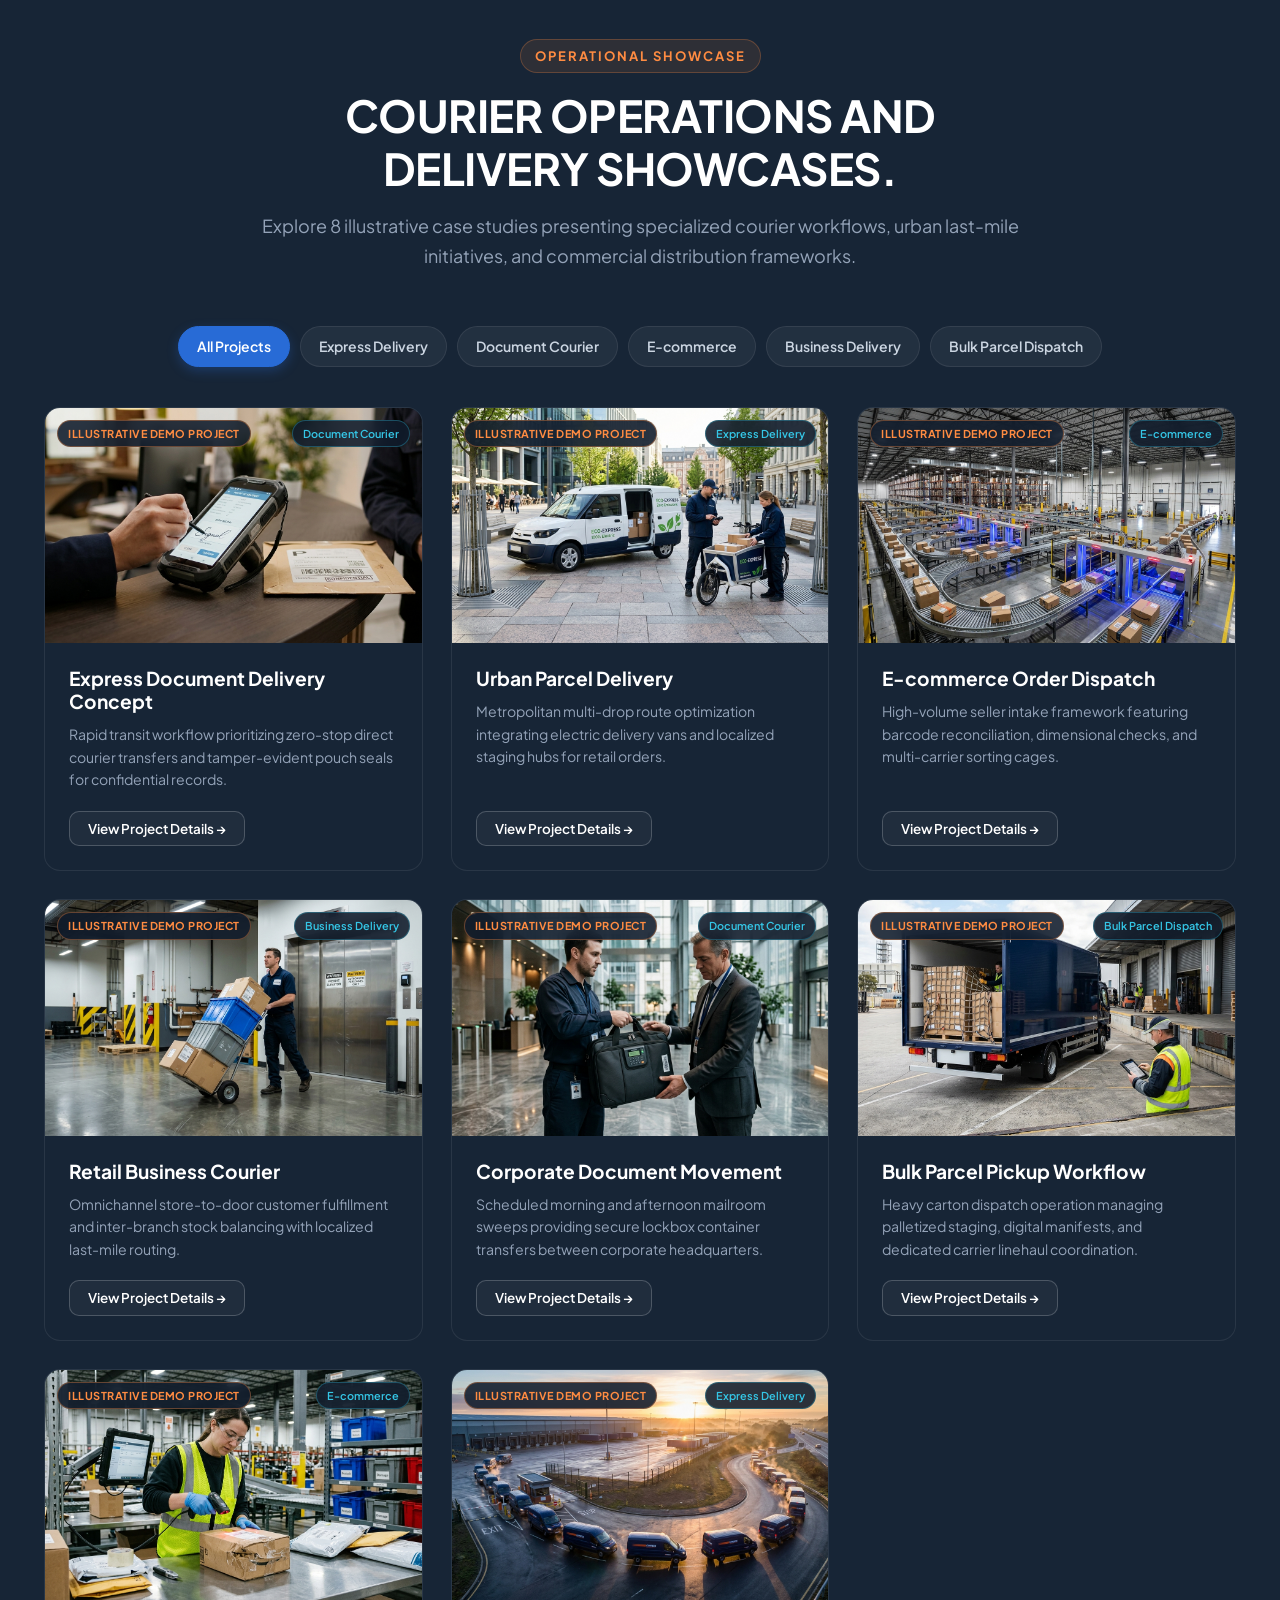
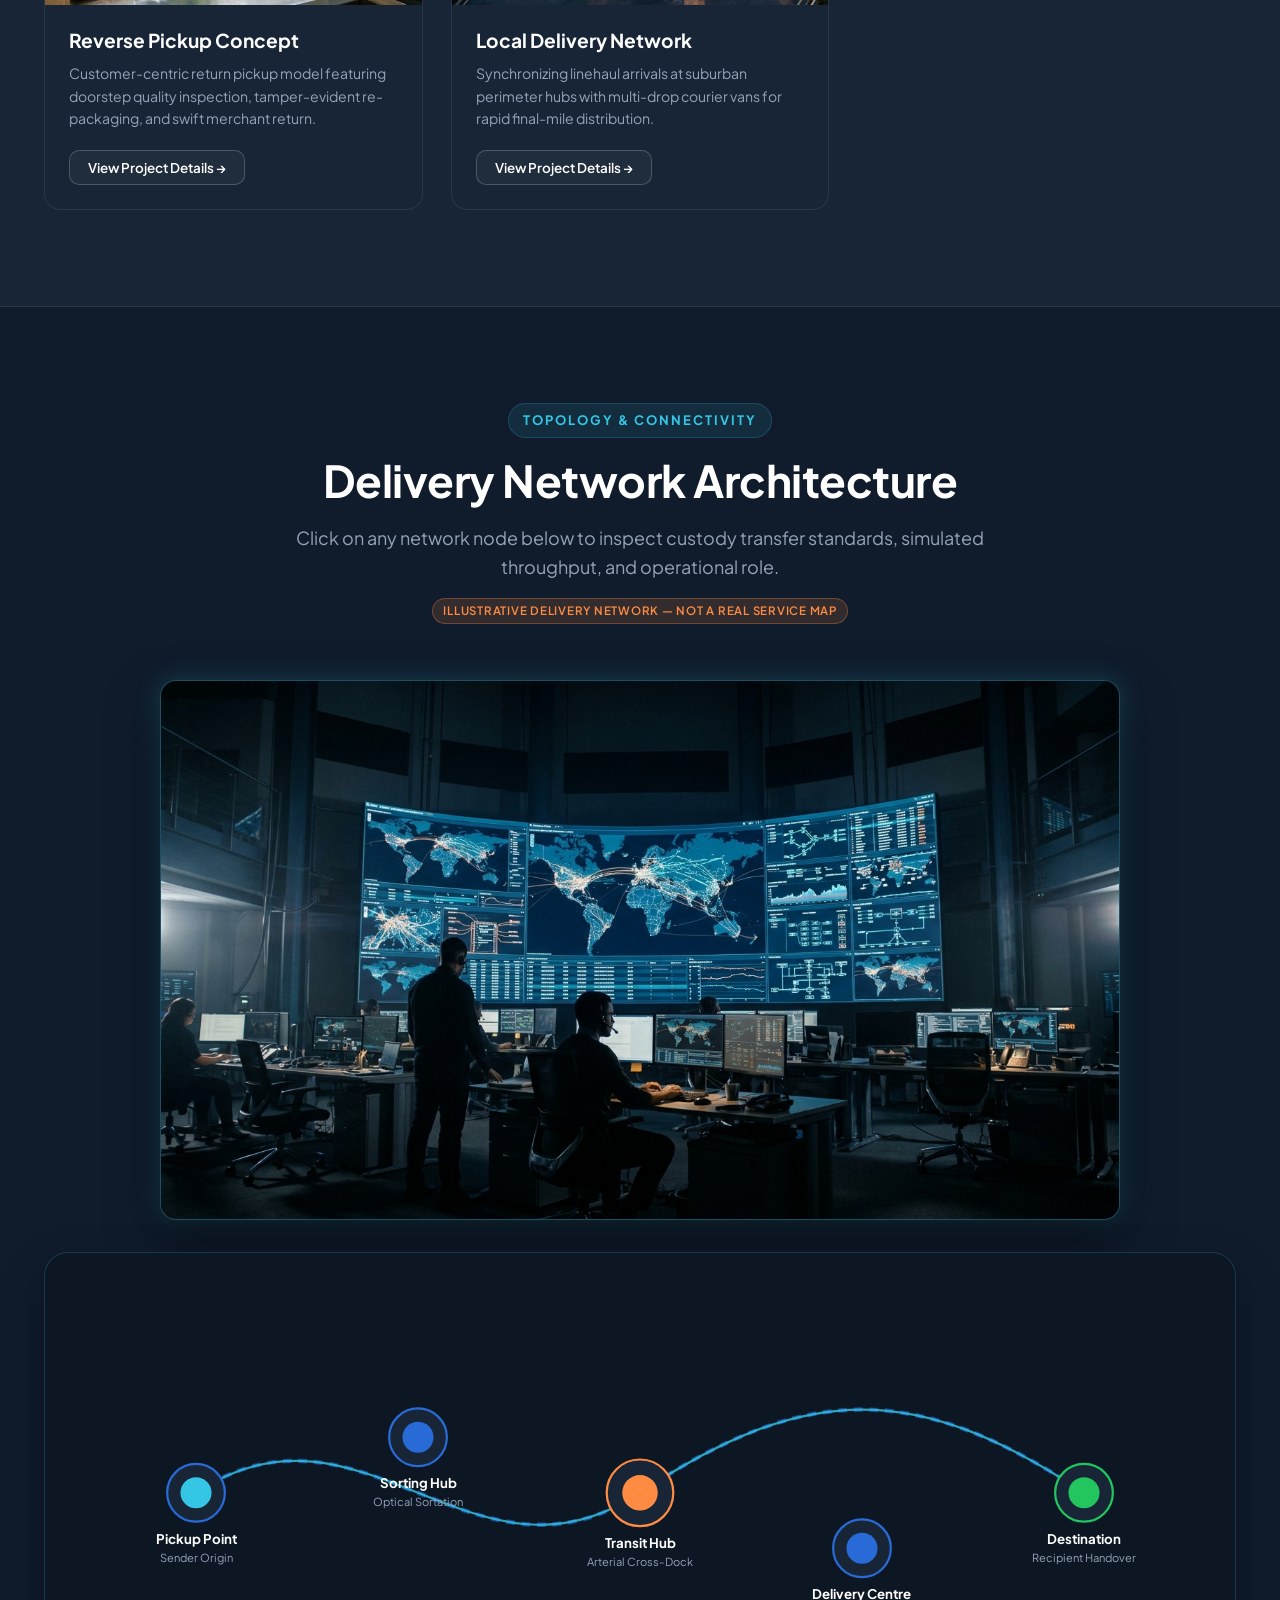
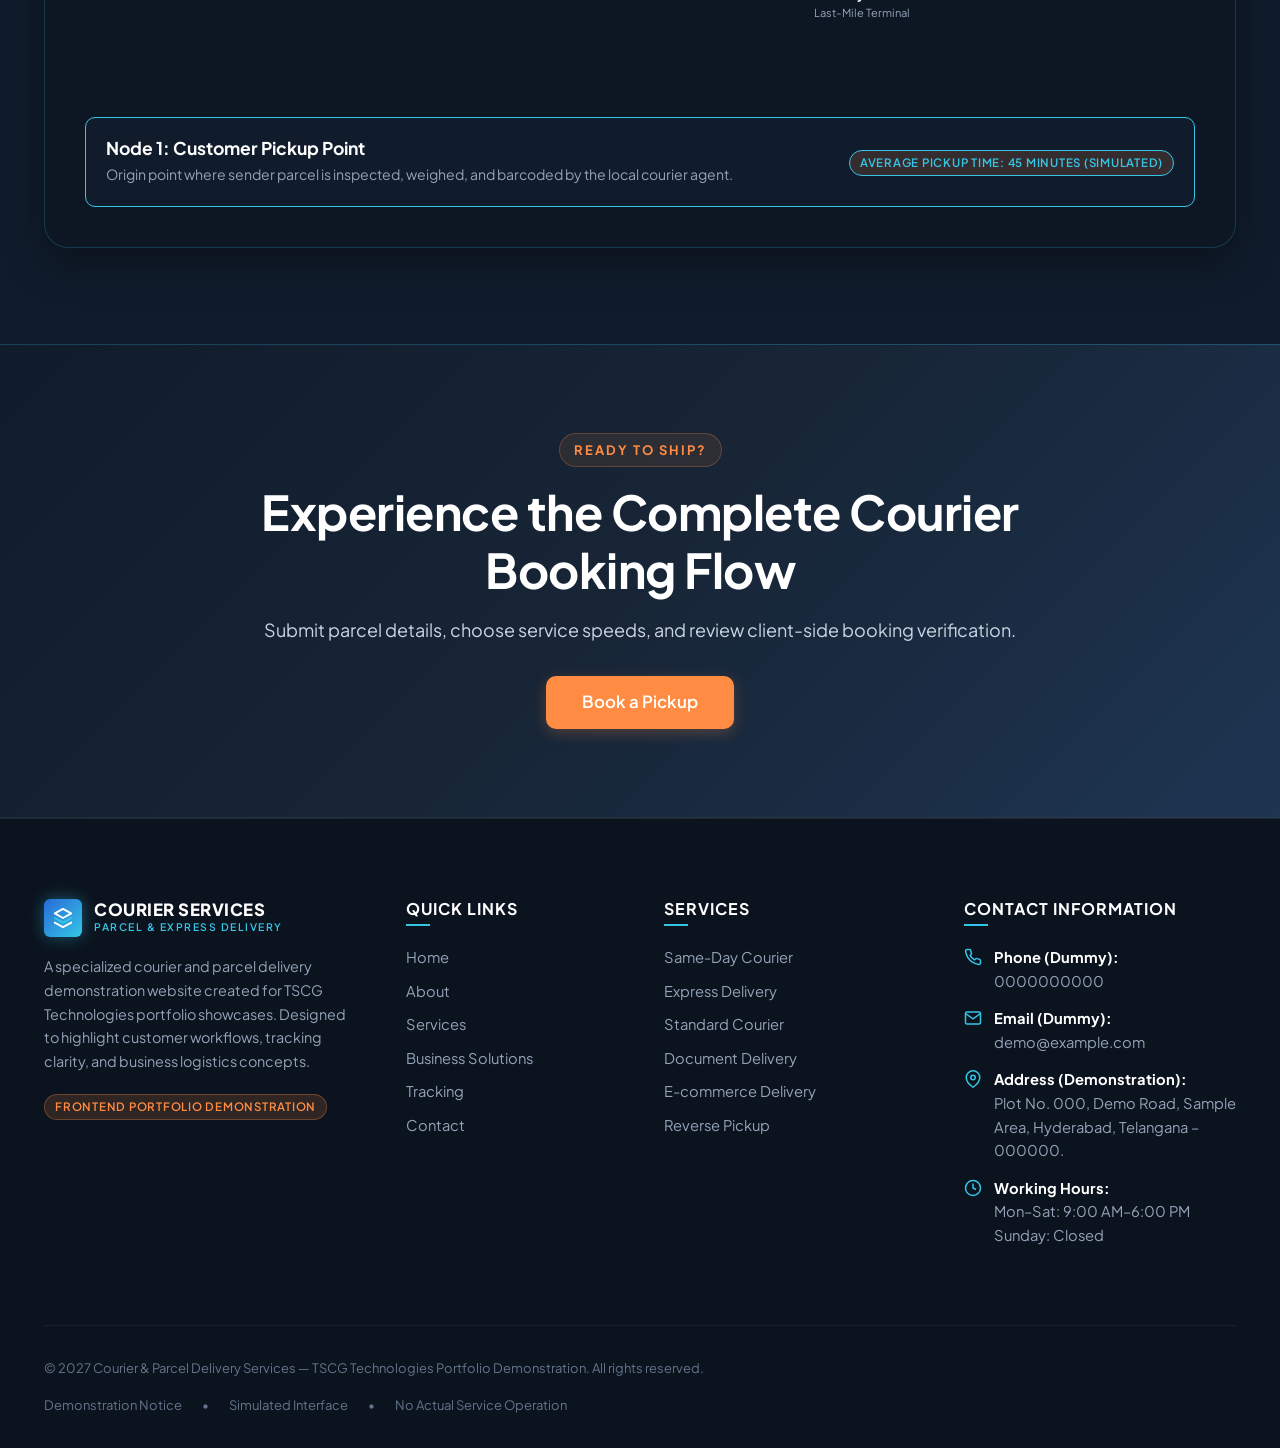
<file: tracking-projects.html>
<!DOCTYPE html>
<html lang="en">
<head>
  <meta charset="UTF-8">
  <meta name="viewport" content="width=device-width, initial-scale=1.0">
  <title>Courier Tracking &amp; Delivery Projects</title>
  <meta name="description" content="Simulate real-time parcel tracking with reference DEMO123456 and explore 8 illustrative delivery workflow projects across urban, e-commerce, and corporate logistics.">
  <meta property="og:title" content="Courier Tracking &amp; Delivery Projects">
  <meta property="og:description" content="Interactive courier tracking simulation and showcase of parcel delivery projects for TSCG Technologies portfolio demonstration.">
  <meta property="og:type" content="website">

  <!-- Google Font -->
  <link rel="preconnect" href="https://fonts.googleapis.com">
  <link rel="preconnect" href="https://fonts.gstatic.com" crossorigin>
  <link href="https://fonts.googleapis.com/css2?family=Plus+Jakarta+Sans:wght@400;500;600;700;800&family=JetBrains+Mono:wght@500;700&display=swap" rel="stylesheet">

  <link rel="stylesheet" href="assets/css/style.css">
</head>
<body>

  <!-- Sticky Navigation Header -->
  <header class="site-header" id="siteHeader">
    <div class="container header-container">
      <a href="index.html" class="brand-logo" aria-label="Courier Services Homepage">
        <div class="brand-icon-symbol" aria-hidden="true">
          <svg viewBox="0 0 24 24" fill="none">
            <path d="M12 2L3 7L12 12L21 7L12 2Z" stroke="#ffffff" stroke-width="2" stroke-linecap="round" stroke-linejoin="round"/>
            <path d="M3 17L12 22L21 17" stroke="#ffffff" stroke-width="2" stroke-linecap="round" stroke-linejoin="round"/>
            <path d="M3 12L12 17L21 12" stroke="#35C6E6" stroke-width="2" stroke-linecap="round" stroke-linejoin="round"/>
          </svg>
        </div>
        <div class="brand-title">
          <span class="main-text">COURIER SERVICES</span>
          <span class="sub-text">PARCEL &amp; EXPRESS DELIVERY</span>
        </div>
      </a>

      <!-- Desktop Navigation -->
      <nav class="main-nav" aria-label="Main Navigation">
        <a href="index.html" class="nav-link">Home</a>
        <a href="about.html" class="nav-link">About</a>
        <a href="services.html" class="nav-link">Services</a>
        <a href="business-solutions.html" class="nav-link">Business Solutions</a>
        <a href="tracking-projects.html" class="nav-link active">Tracking</a>
        <a href="contact.html" class="nav-link">Contact</a>
      </nav>

      <!-- Header Right: Dummy Info & CTA -->
      <div class="header-actions">
        <div class="header-phone-box">
          <span class="header-phone-label">Demo Phone</span>
          <span class="header-phone-number">0000000000</span>
        </div>
        <a href="contact.html" class="btn btn-primary btn-sm">Book a Pickup</a>
        <button class="mobile-toggle" aria-label="Toggle navigation menu" aria-expanded="false">
          <span></span>
          <span></span>
          <span></span>
        </button>
      </div>
    </div>
  </header>

  <!-- Mobile Menu Drawer -->
  <div class="mobile-menu-drawer" id="mobileDrawer">
    <nav class="mobile-nav-links">
      <a href="index.html" class="nav-link">Home</a>
      <a href="about.html" class="nav-link">About</a>
      <a href="services.html" class="nav-link">Services</a>
      <a href="business-solutions.html" class="nav-link">Business Solutions</a>
      <a href="tracking-projects.html" class="nav-link active">Tracking &amp; Projects</a>
      <a href="contact.html" class="nav-link">Contact / Book a Pickup</a>
    </nav>
    <div class="mobile-menu-bottom">
      <div class="demo-disclaimer-pill">Portfolio Demonstration Mode</div>
      <p style="font-size:0.85rem; color:#94a3b8;">Demo Helpline: 0000000000 (Dummy Content)</p>
      <a href="contact.html" class="btn btn-orange">Book a Demonstration Pickup</a>
    </div>
  </div>

  <!-- Mobile Sticky Bottom CTA -->
  <aside class="mobile-sticky-bar">
    <a href="contact.html" class="btn btn-orange btn-sm">
      <svg class="btn-icon" viewBox="0 0 24 24"><path d="M5 12h14M12 5l7 7-7 7"/></svg>
      Book a Pickup (Demo)
    </a>
  </aside>

  <main>
    <!-- SECTION A: SHIPMENT TRACKING -->
    <section class="section section-dark" id="tracking" style="padding-top: calc(var(--header-height) + 48px); padding-bottom: 72px;">
      <div class="container">
        <div class="section-header text-left" style="max-width: 860px;">
          <span class="section-eyebrow">Interactive Milestone Verification</span>
          <h1 class="section-title">EVERY PARCEL HAS A JOURNEY. FOLLOW YOURS.</h1>
          <p class="section-description">
            Experience our simulated shipment tracking tool. Enter reference <strong>DEMO123456</strong> below to trace a sample parcel across each operational custody checkpoint.
          </p>
        </div>

        <div class="tracking-component-box">
          <form class="tracking-input-form" onsubmit="return false;">
            <div class="tracking-input-wrapper">
              <svg class="tracking-input-icon" viewBox="0 0 24 24" fill="none" stroke="currentColor" stroke-width="2">
                <circle cx="11" cy="11" r="8"></circle>
                <line x1="21" y1="21" x2="16.65" y2="16.65"></line>
              </svg>
              <input type="text" id="trackingInput" class="tracking-input-field" placeholder="Enter AWB / Tracking Number" autocomplete="off" value="DEMO123456">
            </div>
            <button type="button" id="trackingBtn" class="btn btn-primary btn-lg">Track Parcel</button>
          </form>

          <div class="tracking-helper-row">
            <span>Sample Reference: <strong style="color:#ffffff;">DEMO123456</strong></span>
            <button type="button" id="presetDemoBtn" class="preset-pill-btn">Re-load DEMO123456</button>
          </div>

          <!-- Error Alert -->
          <div id="trackingError" class="tracking-error-alert" role="alert">
            Demo tracking is available only for the sample reference DEMO123456.
          </div>

          <!-- Tracking Result Container -->
          <div id="trackingResult" class="tracking-result-panel active">
            <div class="demo-banner-box">
              <svg width="20" height="20" viewBox="0 0 24 24" fill="none" stroke="currentColor" stroke-width="2"><circle cx="12" cy="12" r="10"/><line x1="12" y1="8" x2="12" y2="12"/><line x1="12" y1="16" x2="12.01" y2="16"/></svg>
              <span><strong>SIMULATED TRACKING DATA — NOT CONNECTED TO A REAL COURIER NETWORK.</strong> No actual shipment records or GPS telemetry.</span>
            </div>

            <div class="shipment-header-summary">
              <div class="shipment-id-badge">
                <div>
                  <span style="font-size:0.75rem; color:#94A3B8; text-transform:uppercase;">Shipment Reference</span>
                  <h3>DEMO123456</h3>
                </div>
                <span class="status-tag delivered">● Delivered</span>
              </div>
              <div style="text-align: right;">
                <span style="font-size:0.75rem; color:#94A3B8; display:block;">Service Category</span>
                <strong style="color:#35C6E6;">Express Inter-City Parcel (Priority Transit)</strong>
              </div>
            </div>

            <!-- Full Simulated Timeline Stages -->
            <div class="shipment-timeline">
              <!-- Stage 6: Delivered -->
              <div class="timeline-event completed">
                <div class="timeline-node" aria-hidden="true">✓</div>
                <div class="timeline-content">
                  <div class="timeline-time">
                    <strong>Today</strong>
                    <span>01:15 PM</span>
                  </div>
                  <div class="timeline-desc">
                    <h4>Delivered</h4>
                    <p>Package delivered to destination address. Verified by receiver signature (Simulated Proof of Delivery).</p>
                    <div class="timeline-location">Destination: Banjara Hills, Hyderabad</div>
                  </div>
                </div>
              </div>

              <!-- Stage 5: Out for Delivery -->
              <div class="timeline-event completed">
                <div class="timeline-node" aria-hidden="true">✓</div>
                <div class="timeline-content">
                  <div class="timeline-time">
                    <strong>Today</strong>
                    <span>08:45 AM</span>
                  </div>
                  <div class="timeline-desc">
                    <h4>Out for Delivery</h4>
                    <p>Assigned to courier delivery van for final-mile route sequence.</p>
                    <div class="timeline-location">Local Distribution Centre: Hyderabad Central</div>
                  </div>
                </div>
              </div>

              <!-- Stage 4: In Transit -->
              <div class="timeline-event completed">
                <div class="timeline-node" aria-hidden="true">✓</div>
                <div class="timeline-content">
                  <div class="timeline-time">
                    <strong>Today</strong>
                    <span>03:30 AM</span>
                  </div>
                  <div class="timeline-desc">
                    <h4>In Transit</h4>
                    <p>Linehaul express corridor transit concluded. Dispatched to regional destination distribution facility.</p>
                    <div class="timeline-location">Regional Arterial Transit Hub</div>
                  </div>
                </div>
              </div>

              <!-- Stage 3: Arrived at Sorting Facility -->
              <div class="timeline-event completed">
                <div class="timeline-node" aria-hidden="true">✓</div>
                <div class="timeline-content">
                  <div class="timeline-time">
                    <strong>Yesterday</strong>
                    <span>07:20 PM</span>
                  </div>
                  <div class="timeline-desc">
                    <h4>Arrived at Sorting Facility</h4>
                    <p>Barcode scanned through automated high-capacity optical sorter. Volumetric weight logged.</p>
                    <div class="timeline-location">Origin Sorting Hub: Gateway Terminal</div>
                  </div>
                </div>
              </div>

              <!-- Stage 2: Pickup Completed -->
              <div class="timeline-event completed">
                <div class="timeline-node" aria-hidden="true">✓</div>
                <div class="timeline-content">
                  <div class="timeline-time">
                    <strong>Yesterday</strong>
                    <span>02:10 PM</span>
                  </div>
                  <div class="timeline-desc">
                    <h4>Pickup Completed</h4>
                    <p>Field courier collected parcel from sender, inspected packaging, and printed initial tracking label.</p>
                    <div class="timeline-location">Sender Pickup Location</div>
                  </div>
                </div>
              </div>

              <!-- Stage 1: Booking Created -->
              <div class="timeline-event completed">
                <div class="timeline-node" aria-hidden="true">✓</div>
                <div class="timeline-content">
                  <div class="timeline-time">
                    <strong>Yesterday</strong>
                    <span>10:00 AM</span>
                  </div>
                  <div class="timeline-desc">
                    <h4>Booking Created</h4>
                    <p>Demonstration booking initiated online. Courier route dispatch sequence scheduled.</p>
                    <div class="timeline-location">Customer Portal</div>
                  </div>
                </div>
              </div>
            </div>
          </div>
        </div>
      </div>
    </section>

    <!-- SECTION B: DELIVERY PROJECTS GALLERY (8 CARDS WITH FILTERS & MODAL) -->
    <section class="section section-charcoal" id="projects">
      <div class="container">
        <div class="section-header">
          <span class="section-eyebrow orange">Operational Showcase</span>
          <h2 class="section-title">COURIER OPERATIONS AND DELIVERY SHOWCASES.</h2>
          <p class="section-description">
            Explore 8 illustrative case studies presenting specialized courier workflows, urban last-mile initiatives, and commercial distribution frameworks.
          </p>
        </div>

        <!-- Category Filters -->
        <div class="project-filters" role="tablist" aria-label="Project Category Filters">
          <button class="filter-btn active" data-filter="all">All Projects</button>
          <button class="filter-btn" data-filter="express">Express Delivery</button>
          <button class="filter-btn" data-filter="document">Document Courier</button>
          <button class="filter-btn" data-filter="ecommerce">E-commerce</button>
          <button class="filter-btn" data-filter="business">Business Delivery</button>
          <button class="filter-btn" data-filter="bulk">Bulk Parcel Dispatch</button>
        </div>

        <!-- 8 Projects Grid -->
        <div class="projects-grid">
          <!-- 1. Express Document Delivery Concept -->
          <article class="project-card" data-category="document">
            <div class="project-card-media">
              <img src="images/courier-project-express.jpeg" alt="Express Document Delivery Milestone Concept" width="1200" height="750" loading="lazy">
              <span class="project-demo-tag">ILLUSTRATIVE DEMO PROJECT</span>
              <span class="project-category-badge">Document Courier</span>
            </div>
            <div class="project-card-body">
              <h3 class="project-card-title">Express Document Delivery Concept</h3>
              <p class="project-card-desc">Rapid transit workflow prioritizing zero-stop direct courier transfers and tamper-evident pouch seals for confidential records.</p>
              <div class="project-card-action">
                <button type="button" class="btn btn-outline btn-sm view-project-btn" data-project-id="p1">View Project Details →</button>
              </div>
            </div>
          </article>

          <!-- 2. Urban Parcel Delivery -->
          <article class="project-card" data-category="express">
            <div class="project-card-media">
              <img src="images/courier-project-urban.jpeg" alt="Downtown Urban Same-Day Parcel Route" width="1200" height="750" loading="lazy">
              <span class="project-demo-tag">ILLUSTRATIVE DEMO PROJECT</span>
              <span class="project-category-badge">Express Delivery</span>
            </div>
            <div class="project-card-body">
              <h3 class="project-card-title">Urban Parcel Delivery</h3>
              <p class="project-card-desc">Metropolitan multi-drop route optimization integrating electric delivery vans and localized staging hubs for retail orders.</p>
              <div class="project-card-action">
                <button type="button" class="btn btn-outline btn-sm view-project-btn" data-project-id="p2">View Project Details →</button>
              </div>
            </div>
          </article>

          <!-- 3. E-commerce Order Dispatch -->
          <article class="project-card" data-category="ecommerce">
            <div class="project-card-media">
              <img src="images/courier-project-ecommerce.jpeg" alt="Peak E-commerce Parcel Ingestion and Dispatch" width="1200" height="750" loading="lazy">
              <span class="project-demo-tag">ILLUSTRATIVE DEMO PROJECT</span>
              <span class="project-category-badge">E-commerce</span>
            </div>
            <div class="project-card-body">
              <h3 class="project-card-title">E-commerce Order Dispatch</h3>
              <p class="project-card-desc">High-volume seller intake framework featuring barcode reconciliation, dimensional checks, and multi-carrier sorting cages.</p>
              <div class="project-card-action">
                <button type="button" class="btn btn-outline btn-sm view-project-btn" data-project-id="p3">View Project Details →</button>
              </div>
            </div>
          </article>

          <!-- 4. Retail Business Courier -->
          <article class="project-card" data-category="business">
            <div class="project-card-media">
              <img src="images/courier-project-retail.jpeg" alt="Multi-Store Retail Distribution System" width="1200" height="750" loading="lazy">
              <span class="project-demo-tag">ILLUSTRATIVE DEMO PROJECT</span>
              <span class="project-category-badge">Business Delivery</span>
            </div>
            <div class="project-card-body">
              <h3 class="project-card-title">Retail Business Courier</h3>
              <p class="project-card-desc">Omnichannel store-to-door customer fulfillment and inter-branch stock balancing with localized last-mile routing.</p>
              <div class="project-card-action">
                <button type="button" class="btn btn-outline btn-sm view-project-btn" data-project-id="p4">View Project Details →</button>
              </div>
            </div>
          </article>

          <!-- 5. Corporate Document Movement -->
          <article class="project-card" data-category="document">
            <div class="project-card-media">
              <img src="images/courier-project-corporate.jpeg" alt="Inter-Office Scheduled Courier Network" width="1200" height="750" loading="lazy">
              <span class="project-demo-tag">ILLUSTRATIVE DEMO PROJECT</span>
              <span class="project-category-badge">Document Courier</span>
            </div>
            <div class="project-card-body">
              <h3 class="project-card-title">Corporate Document Movement</h3>
              <p class="project-card-desc">Scheduled morning and afternoon mailroom sweeps providing secure lockbox container transfers between corporate headquarters.</p>
              <div class="project-card-action">
                <button type="button" class="btn btn-outline btn-sm view-project-btn" data-project-id="p5">View Project Details →</button>
              </div>
            </div>
          </article>

          <!-- 6. Bulk Parcel Pickup Workflow -->
          <article class="project-card" data-category="bulk">
            <div class="project-card-media">
              <img src="images/courier-project-bulk-pickup.jpeg" alt="Industrial Bulk Dispatch and Barcoding" width="1200" height="750" loading="lazy">
              <span class="project-demo-tag">ILLUSTRATIVE DEMO PROJECT</span>
              <span class="project-category-badge">Bulk Parcel Dispatch</span>
            </div>
            <div class="project-card-body">
              <h3 class="project-card-title">Bulk Parcel Pickup Workflow</h3>
              <p class="project-card-desc">Heavy carton dispatch operation managing palletized staging, digital manifests, and dedicated carrier linehaul coordination.</p>
              <div class="project-card-action">
                <button type="button" class="btn btn-outline btn-sm view-project-btn" data-project-id="p6">View Project Details →</button>
              </div>
            </div>
          </article>

          <!-- 7. Reverse Pickup Concept -->
          <article class="project-card" data-category="ecommerce">
            <div class="project-card-media">
              <img src="images/courier-project-reverse.jpeg" alt="E-commerce Return Pickup and Verification" width="1200" height="750" loading="lazy">
              <span class="project-demo-tag">ILLUSTRATIVE DEMO PROJECT</span>
              <span class="project-category-badge">E-commerce</span>
            </div>
            <div class="project-card-body">
              <h3 class="project-card-title">Reverse Pickup Concept</h3>
              <p class="project-card-desc">Customer-centric return pickup model featuring doorstep quality inspection, tamper-evident re-packaging, and swift merchant return.</p>
              <div class="project-card-action">
                <button type="button" class="btn btn-outline btn-sm view-project-btn" data-project-id="p7">View Project Details →</button>
              </div>
            </div>
          </article>

          <!-- 8. Local Delivery Network -->
          <article class="project-card" data-category="express">
            <div class="project-card-media">
              <img src="images/courier-project-local-network.jpeg" alt="Local Hub Last-Mile Connectivity" width="1200" height="750" loading="lazy">
              <span class="project-demo-tag">ILLUSTRATIVE DEMO PROJECT</span>
              <span class="project-category-badge">Express Delivery</span>
            </div>
            <div class="project-card-body">
              <h3 class="project-card-title">Local Delivery Network</h3>
              <p class="project-card-desc">Synchronizing linehaul arrivals at suburban perimeter hubs with multi-drop courier vans for rapid final-mile distribution.</p>
              <div class="project-card-action">
                <button type="button" class="btn btn-outline btn-sm view-project-btn" data-project-id="p8">View Project Details →</button>
              </div>
            </div>
          </article>
        </div>
      </div>
    </section>

    <!-- SECTION C: DELIVERY NETWORK VISUAL (INTERACTIVE SVG/CSS) -->
    <section class="section section-dark" id="network">
      <div class="container">
        <div class="section-header">
          <span class="section-eyebrow">Topology &amp; Connectivity</span>
          <h2 class="section-title">Delivery Network Architecture</h2>
          <p class="section-description">
            Click on any network node below to inspect custody transfer standards, simulated throughput, and operational role.
          </p>
          <div style="margin-top: 14px;">
            <span class="demo-disclaimer-pill">ILLUSTRATIVE DELIVERY NETWORK — NOT A REAL SERVICE MAP</span>
          </div>
        </div>

        <div style="margin-bottom: 32px; max-width: 960px; margin-left: auto; margin-right: auto;">
          <div class="hero-image-wrapper">
            <img src="images/courier-delivery-network.jpeg" alt="Interactive Multi-Node Courier Routing Mesh" width="1600" height="900" loading="lazy">
          </div>
        </div>

        <div class="network-visual-wrapper">
          <svg class="network-svg-container" viewBox="0 0 1000 360" fill="none">
            <!-- Connecting Route Path -->
            <path d="M 100 180 C 250 80, 350 280, 500 180 S 750 80, 900 180" stroke="#286BD6" stroke-width="4" stroke-dasharray="8 6" opacity="0.6"/>
            <path d="M 100 180 C 250 80, 350 280, 500 180 S 750 80, 900 180" stroke="#35C6E6" stroke-width="2" opacity="0.8"/>

            <!-- Node 1: Pickup Point -->
            <g class="network-node-group selected" data-node-key="pickup" transform="translate(100, 180)">
              <circle class="node-glow" r="26" fill="#172536" stroke="#286BD6" stroke-width="2"/>
              <circle r="14" fill="#35C6E6"/>
              <text y="46" fill="#FFFFFF" font-size="12" font-weight="700" text-anchor="middle">Pickup Point</text>
              <text y="62" fill="#94A3B8" font-size="10" text-anchor="middle">Sender Origin</text>
            </g>

            <!-- Node 2: Sorting Hub -->
            <g class="network-node-group" data-node-key="sorting" transform="translate(300, 130)">
              <circle class="node-glow" r="26" fill="#172536" stroke="#286BD6" stroke-width="2"/>
              <circle r="14" fill="#286BD6"/>
              <text y="46" fill="#FFFFFF" font-size="12" font-weight="700" text-anchor="middle">Sorting Hub</text>
              <text y="62" fill="#94A3B8" font-size="10" text-anchor="middle">Optical Sortation</text>
            </g>

            <!-- Node 3: Transit Hub -->
            <g class="network-node-group" data-node-key="transit" transform="translate(500, 180)">
              <circle class="node-glow" r="30" fill="#172536" stroke="#FF8C42" stroke-width="2"/>
              <circle r="16" fill="#FF8C42"/>
              <text y="50" fill="#FFFFFF" font-size="12" font-weight="700" text-anchor="middle">Transit Hub</text>
              <text y="66" fill="#94A3B8" font-size="10" text-anchor="middle">Arterial Cross-Dock</text>
            </g>

            <!-- Node 4: Delivery Centre -->
            <g class="network-node-group" data-node-key="delivery" transform="translate(700, 230)">
              <circle class="node-glow" r="26" fill="#172536" stroke="#286BD6" stroke-width="2"/>
              <circle r="14" fill="#286BD6"/>
              <text y="46" fill="#FFFFFF" font-size="12" font-weight="700" text-anchor="middle">Delivery Centre</text>
              <text y="62" fill="#94A3B8" font-size="10" text-anchor="middle">Last-Mile Terminal</text>
            </g>

            <!-- Node 5: Destination -->
            <g class="network-node-group" data-node-key="destination" transform="translate(900, 180)">
              <circle class="node-glow" r="26" fill="#172536" stroke="#22c55e" stroke-width="2"/>
              <circle r="14" fill="#22c55e"/>
              <text y="46" fill="#FFFFFF" font-size="12" font-weight="700" text-anchor="middle">Destination</text>
              <text y="62" fill="#94A3B8" font-size="10" text-anchor="middle">Recipient Handover</text>
            </g>
          </svg>

          <!-- Interactive Node Info Card -->
          <div class="network-info-card" id="networkInfoBox">
            <div class="network-info-details">
              <h4 id="activeNodeTitle">Node 1: Customer Pickup Point</h4>
              <p id="activeNodeDesc">Origin point where sender parcel is inspected, weighed, and barcoded by the local courier agent.</p>
            </div>
            <div>
              <span id="activeNodeMetric" class="demo-disclaimer-pill" style="color:var(--color-cyan); border-color:var(--color-cyan);">Average Pickup Time: 45 Minutes (Simulated)</span>
            </div>
          </div>
        </div>
      </div>
    </section>

    <!-- FINAL CTA -->
    <section class="final-cta-section">
      <div class="container">
        <div class="cta-box-inner">
          <span class="section-eyebrow orange">Ready to Ship?</span>
          <h2 class="section-title">Experience the Complete Courier Booking Flow</h2>
          <p class="section-description" style="color:#cbd5e1; margin-bottom: 32px;">
            Submit parcel details, choose service speeds, and review client-side booking verification.
          </p>
          <a href="contact.html" class="btn btn-orange btn-lg">Book a Pickup</a>
        </div>
      </div>
    </section>
  </main>

  <!-- PROJECT DETAIL MODAL -->
  <div class="modal-overlay" id="projectModal" role="dialog" aria-modal="true" aria-labelledby="modalTitle">
    <div class="modal-dialog">
      <button class="modal-close-btn" id="modalCloseBtn" aria-label="Close dialog">&times;</button>
      <div class="modal-media">
        <img id="modalImg" src="images/courier-project-express.jpeg" alt="Project preview image">
      </div>
      <div class="modal-body">
        <div class="modal-tag" id="modalTag">Category</div>
        <h3 class="modal-title" id="modalTitle">Project Title</h3>
        <p class="modal-description" id="modalDesc">Detailed description of the courier project concept.</p>

        <div class="modal-steps-list">
          <h4>Simulated Operational Workflow</h4>
          <ul id="modalSteps">
            <!-- Populated dynamically by main.js -->
          </ul>
        </div>

        <div class="demo-disclaimer-pill">ILLUSTRATIVE DEMO PROJECT — NOT A REAL CLIENT RECORD</div>
      </div>
    </div>
  </div>

  <!-- FOOTER -->
  <footer class="site-footer">
    <div class="container">
      <div class="footer-grid">
        <div class="footer-col-brand">
          <div class="brand-logo">
            <div class="brand-icon-symbol" aria-hidden="true">
              <svg viewBox="0 0 24 24" fill="none">
                <path d="M12 2L3 7L12 12L21 7L12 2Z" stroke="#ffffff" stroke-width="2" stroke-linecap="round" stroke-linejoin="round"/>
                <path d="M3 17L12 22L21 17" stroke="#ffffff" stroke-width="2" stroke-linecap="round" stroke-linejoin="round"/>
                <path d="M3 12L12 17L21 12" stroke="#35C6E6" stroke-width="2" stroke-linecap="round" stroke-linejoin="round"/>
              </svg>
            </div>
            <div class="brand-title">
              <span class="main-text">COURIER SERVICES</span>
              <span class="sub-text">PARCEL &amp; EXPRESS DELIVERY</span>
            </div>
          </div>
          <p class="footer-desc">
            A specialized courier and parcel delivery demonstration website created for TSCG Technologies portfolio showcases. Designed to highlight customer workflows, tracking clarity, and business logistics concepts.
          </p>
          <div class="demo-disclaimer-pill">Frontend Portfolio Demonstration</div>
        </div>

        <div>
          <h4 class="footer-heading">Quick Links</h4>
          <ul class="footer-links-list">
            <li><a href="index.html">Home</a></li>
            <li><a href="about.html">About</a></li>
            <li><a href="services.html">Services</a></li>
            <li><a href="business-solutions.html">Business Solutions</a></li>
            <li><a href="tracking-projects.html">Tracking</a></li>
            <li><a href="contact.html">Contact</a></li>
          </ul>
        </div>

        <div>
          <h4 class="footer-heading">Services</h4>
          <ul class="footer-links-list">
            <li><a href="services.html#sameDay">Same-Day Courier</a></li>
            <li><a href="services.html#express">Express Delivery</a></li>
            <li><a href="services.html#standard">Standard Courier</a></li>
            <li><a href="services.html#document">Document Delivery</a></li>
            <li><a href="services.html#ecommerce">E-commerce Delivery</a></li>
            <li><a href="services.html#reverse">Reverse Pickup</a></li>
          </ul>
        </div>

        <div>
          <h4 class="footer-heading">Contact Information</h4>
          <ul class="footer-contact-info">
            <li>
              <svg class="footer-contact-icon" viewBox="0 0 24 24" fill="none" stroke="currentColor" stroke-width="2"><path d="M22 16.92v3a2 2 0 0 1-2.18 2 19.79 19.79 0 0 1-8.63-3.07 19.5 19.5 0 0 1-6-6 19.79 19.79 0 0 1-3.07-8.67A2 2 0 0 1 4.11 2h3a2 2 0 0 1 2 1.72 12.84 12.84 0 0 0 .7 2.81 2 2 0 0 1-.45 2.11L8.09 9.91a16 16 0 0 0 6 6l1.27-1.27a2 2 0 0 1 2.11-.45 12.84 12.84 0 0 0 2.81.7A2 2 0 0 1 22 16.92z"/></svg>
              <div class="footer-contact-text">
                <strong>Phone (Dummy):</strong>
                <span>0000000000</span>
              </div>
            </li>
            <li>
              <svg class="footer-contact-icon" viewBox="0 0 24 24" fill="none" stroke="currentColor" stroke-width="2"><path d="M4 4h16c1.1 0 2 .9 2 2v12c0 1.1-.9 2-2 2H4c-1.1 0-2-.9-2-2V6c0-1.1.9-2 2-2z"/><polyline points="22,6 12,13 2,6"/></svg>
              <div class="footer-contact-text">
                <strong>Email (Dummy):</strong>
                <span>demo@example.com</span>
              </div>
            </li>
            <li>
              <svg class="footer-contact-icon" viewBox="0 0 24 24" fill="none" stroke="currentColor" stroke-width="2"><path d="M21 10c0 7-9 13-9 13s-9-6-9-13a9 9 0 0 1 18 0z"/><circle cx="12" cy="10" r="3"/></svg>
              <div class="footer-contact-text">
                <strong>Address (Demonstration):</strong>
                <span>Plot No. 000, Demo Road, Sample Area, Hyderabad, Telangana – 000000.</span>
              </div>
            </li>
            <li>
              <svg class="footer-contact-icon" viewBox="0 0 24 24" fill="none" stroke="currentColor" stroke-width="2"><circle cx="12" cy="12" r="10"/><polyline points="12 6 12 12 16 14"/></svg>
              <div class="footer-contact-text">
                <strong>Working Hours:</strong>
                <span>Mon–Sat: 9:00 AM–6:00 PM<br>Sunday: Closed</span>
              </div>
            </li>
          </ul>
        </div>
      </div>

      <div class="footer-bottom">
        <div>
          &copy; 2027 Courier &amp; Parcel Delivery Services — TSCG Technologies Portfolio Demonstration. All rights reserved.
        </div>
        <div class="footer-bottom-links">
          <span>Demonstration Notice</span>
          <span>•</span>
          <span>Simulated Interface</span>
          <span>•</span>
          <span>No Actual Service Operation</span>
        </div>
      </div>
    </div>
  </footer>

  <button class="back-to-top-btn" aria-label="Back to top">
    <svg width="20" height="20" viewBox="0 0 24 24" fill="none" stroke="currentColor" stroke-width="2.5"><polyline points="18 15 12 9 6 15"/></svg>
  </button>

  <script src="assets/js/main.js"></script>
</body>
</html>
</file>
<file: assets/css/style.css>
/* ==========================================================================
   COURIER & PARCEL DELIVERY SERVICES — STYLESHEET
   TSCG Technologies Portfolio Demonstration
   Color Palette:
     Midnight Navy:    #101C2C
     Deep Charcoal:    #172536
     Courier Blue:     #286BD6
     Electric Cyan:    #35C6E6
     Delivery Orange:  #FF8C42
     Light Grey:       #F2F5F8
     White:            #FFFFFF
     Slate:            #64748B
   ========================================================================== */

:root {
  --color-navy: #101C2C;
  --color-charcoal: #172536;
  --color-charcoal-light: #1f3045;
  --color-blue: #286BD6;
  --color-blue-hover: #1f57b3;
  --color-cyan: #35C6E6;
  --color-cyan-glow: rgba(53, 198, 230, 0.25);
  --color-orange: #FF8C42;
  --color-orange-hover: #e5772e;
  --color-orange-glow: rgba(255, 140, 66, 0.25);
  --color-light-grey: #F2F5F8;
  --color-white: #FFFFFF;
  --color-slate: #64748B;
  --color-slate-light: #94A3B8;
  --color-border-dark: rgba(255, 255, 255, 0.08);
  --color-border-hover: rgba(53, 198, 230, 0.35);

  --font-sans: 'Plus Jakarta Sans', -apple-system, BlinkMacSystemFont, 'Segoe UI', Roboto, Oxygen, Ubuntu, Cantarell, sans-serif;
  --font-mono: 'JetBrains Mono', Consolas, 'Liberation Mono', Menlo, monospace;

  --transition-fast: 0.2s ease;
  --transition-normal: 0.3s ease;
  --transition-smooth: 0.4s cubic-bezier(0.16, 1, 0.3, 1);

  --shadow-sm: 0 2px 8px rgba(0, 0, 0, 0.15);
  --shadow-md: 0 8px 24px rgba(0, 0, 0, 0.2);
  --shadow-lg: 0 16px 40px rgba(0, 0, 0, 0.35);
  --shadow-glow-cyan: 0 0 24px var(--color-cyan-glow);
  --shadow-glow-orange: 0 0 24px var(--color-orange-glow);

  --radius-sm: 6px;
  --radius-md: 10px;
  --radius-lg: 16px;
  --radius-xl: 24px;
  --radius-full: 9999px;

  --header-height: 80px;
  --container-max: 1240px;
}

/* ==========================================================================
   CSS RESET & BASE STYLES
   ========================================================================== */
*, *::before, *::after {
  box-sizing: border-box;
  margin: 0;
  padding: 0;
}

html {
  font-size: 16px;
  scroll-behavior: smooth;
  scroll-padding-top: var(--header-height);
  -webkit-text-size-adjust: 100%;
}

body {
  font-family: var(--font-sans);
  background-color: var(--color-navy);
  color: var(--color-light-grey);
  line-height: 1.6;
  overflow-x: hidden;
  -webkit-font-smoothing: antialiased;
  -moz-osx-font-smoothing: grayscale;
}

img, svg {
  display: block;
  max-width: 100%;
  height: auto;
}

a {
  color: inherit;
  text-decoration: none;
  transition: color var(--transition-fast);
}

button, input, select, textarea {
  font: inherit;
  color: inherit;
}

button {
  background: none;
  border: none;
  cursor: pointer;
}

ul, ol {
  list-style: none;
}

h1, h2, h3, h4, h5, h6 {
  color: var(--color-white);
  font-weight: 700;
  line-height: 1.2;
}

/* Container */
.container {
  width: 100%;
  max-width: var(--container-max);
  margin-left: auto;
  margin-right: auto;
  padding-left: 24px;
  padding-right: 24px;
}

.container-narrow {
  max-width: 960px;
}

/* Section Wrapper */
.section {
  padding: 96px 0;
  position: relative;
}

.section-dark {
  background-color: var(--color-navy);
}

.section-charcoal {
  background-color: var(--color-charcoal);
  border-top: 1px solid var(--color-border-dark);
  border-bottom: 1px solid var(--color-border-dark);
}

.section-light {
  background-color: var(--color-light-grey);
  color: var(--color-navy);
}
.section-light h2, .section-light h3, .section-light h4 {
  color: var(--color-navy);
}
.section-light p {
  color: var(--color-slate);
}

/* ==========================================================================
   TYPOGRAPHY & SECTION HEADERS
   ========================================================================== */
.section-header {
  text-align: center;
  margin-bottom: 56px;
  max-width: 760px;
  margin-left: auto;
  margin-right: auto;
}

.section-header.text-left {
  text-align: left;
  margin-left: 0;
}

.section-eyebrow {
  display: inline-flex;
  align-items: center;
  gap: 8px;
  font-size: 0.8125rem;
  font-weight: 700;
  letter-spacing: 2px;
  text-transform: uppercase;
  color: var(--color-cyan);
  background: rgba(53, 198, 230, 0.1);
  padding: 6px 14px;
  border-radius: var(--radius-full);
  margin-bottom: 16px;
  border: 1px solid rgba(53, 198, 230, 0.2);
}

.section-eyebrow.orange {
  color: var(--color-orange);
  background: rgba(255, 140, 66, 0.1);
  border-color: rgba(255, 140, 66, 0.25);
}

.section-title {
  font-size: clamp(2rem, 3.5vw, 2.75rem);
  letter-spacing: -0.5px;
  margin-bottom: 16px;
}

.section-description {
  font-size: 1.125rem;
  color: var(--color-slate-light);
  line-height: 1.65;
}

/* Disclaimer Badges */
.demo-disclaimer-pill {
  display: inline-flex;
  align-items: center;
  gap: 6px;
  font-size: 0.72rem;
  font-weight: 600;
  letter-spacing: 0.75px;
  text-transform: uppercase;
  padding: 3px 10px;
  border-radius: var(--radius-full);
  background: rgba(255, 140, 66, 0.15);
  color: var(--color-orange);
  border: 1px solid rgba(255, 140, 66, 0.3);
}

.demo-banner-box {
  background: rgba(40, 107, 214, 0.1);
  border-left: 3px solid var(--color-cyan);
  padding: 12px 18px;
  border-radius: 0 var(--radius-sm) var(--radius-sm) 0;
  margin-bottom: 24px;
  font-size: 0.875rem;
  color: var(--color-slate-light);
  display: flex;
  align-items: center;
  gap: 12px;
}

.demo-banner-box strong {
  color: var(--color-cyan);
  font-weight: 600;
}

/* ==========================================================================
   BUTTONS & CTAS
   ========================================================================== */
.btn {
  display: inline-flex;
  align-items: center;
  justify-content: center;
  gap: 10px;
  padding: 14px 28px;
  font-size: 0.9375rem;
  font-weight: 600;
  border-radius: var(--radius-md);
  transition: all var(--transition-fast);
  white-space: nowrap;
  line-height: 1;
}

.btn-primary {
  background-color: var(--color-blue);
  color: var(--color-white);
  box-shadow: 0 4px 14px rgba(40, 107, 214, 0.35);
}

.btn-primary:hover {
  background-color: var(--color-blue-hover);
  transform: translateY(-2px);
  box-shadow: 0 6px 20px rgba(40, 107, 214, 0.45);
}

.btn-orange {
  background-color: var(--color-orange);
  color: var(--color-white);
  box-shadow: 0 4px 14px var(--color-orange-glow);
}

.btn-orange:hover {
  background-color: var(--color-orange-hover);
  transform: translateY(-2px);
  box-shadow: 0 6px 20px rgba(255, 140, 66, 0.45);
}

.btn-outline {
  border: 1px solid rgba(255, 255, 255, 0.2);
  color: var(--color-white);
  background: rgba(255, 255, 255, 0.04);
}

.btn-outline:hover {
  border-color: var(--color-cyan);
  color: var(--color-cyan);
  background: rgba(53, 198, 230, 0.08);
  transform: translateY(-2px);
}

.btn-sm {
  padding: 10px 18px;
  font-size: 0.84rem;
}

.btn-lg {
  padding: 18px 36px;
  font-size: 1.05rem;
}

.btn-icon {
  width: 18px;
  height: 18px;
  stroke: currentColor;
  stroke-width: 2;
  fill: none;
  transition: transform var(--transition-fast);
}

.btn:hover .btn-icon {
  transform: translateX(3px);
}

/* ==========================================================================
   HEADER & NAVIGATION
   ========================================================================== */
.site-header {
  position: fixed;
  top: 0;
  left: 0;
  width: 100%;
  height: var(--header-height);
  z-index: 1000;
  background-color: transparent;
  transition: background-color var(--transition-normal), box-shadow var(--transition-normal), border-bottom var(--transition-normal);
}

.site-header.header-scrolled {
  background-color: rgba(16, 28, 44, 0.96);
  backdrop-filter: blur(12px);
  -webkit-backdrop-filter: blur(12px);
  border-bottom: 1px solid var(--color-border-dark);
  box-shadow: 0 4px 20px rgba(0, 0, 0, 0.25);
}

.header-container {
  display: flex;
  align-items: center;
  justify-content: space-between;
  height: 100%;
}

/* Brand Logo */
.brand-logo {
  display: flex;
  align-items: center;
  gap: 12px;
  font-size: 1.15rem;
  font-weight: 800;
  letter-spacing: 1px;
  color: var(--color-white);
}

.brand-icon-symbol {
  width: 38px;
  height: 38px;
  background: linear-gradient(135deg, var(--color-blue) 0%, var(--color-cyan) 100%);
  border-radius: var(--radius-sm);
  display: flex;
  align-items: center;
  justify-content: center;
  box-shadow: 0 0 16px rgba(53, 198, 230, 0.4);
  position: relative;
  overflow: hidden;
}

.brand-icon-symbol svg {
  width: 22px;
  height: 22px;
  stroke: #ffffff;
  fill: none;
  stroke-width: 2;
}

.brand-title {
  display: flex;
  flex-direction: column;
}

.brand-title .main-text {
  font-size: 1.05rem;
  font-weight: 800;
  line-height: 1.1;
  color: var(--color-white);
  letter-spacing: 0.5px;
}

.brand-title .sub-text {
  font-size: 0.65rem;
  font-weight: 600;
  letter-spacing: 1.5px;
  color: var(--color-cyan);
  text-transform: uppercase;
}

/* Main Navigation */
.main-nav {
  display: flex;
  align-items: center;
  gap: 28px;
}

.nav-link {
  font-size: 0.9375rem;
  font-weight: 600;
  color: #cbd5e1;
  padding: 8px 4px;
  position: relative;
  transition: color var(--transition-fast);
}

.nav-link::after {
  content: '';
  position: absolute;
  bottom: 0;
  left: 0;
  width: 0;
  height: 2px;
  background-color: var(--color-cyan);
  box-shadow: 0 0 8px var(--color-cyan);
  transition: width var(--transition-fast);
}

.nav-link:hover, .nav-link:focus-visible {
  color: var(--color-white);
}

.nav-link:hover::after, .nav-link.active::after {
  width: 100%;
}

.nav-link.active {
  color: var(--color-cyan);
}

/* Header Actions */
.header-actions {
  display: flex;
  align-items: center;
  gap: 20px;
}

.header-phone-box {
  display: flex;
  flex-direction: column;
  align-items: flex-end;
  text-align: right;
}

.header-phone-label {
  font-size: 0.68rem;
  font-weight: 600;
  color: var(--color-orange);
  letter-spacing: 0.5px;
  text-transform: uppercase;
}

.header-phone-number {
  font-size: 0.9375rem;
  font-weight: 700;
  color: var(--color-white);
  letter-spacing: 0.5px;
}

/* Mobile Toggle */
.mobile-toggle {
  display: none;
  width: 42px;
  height: 42px;
  border-radius: var(--radius-sm);
  background: rgba(255, 255, 255, 0.05);
  border: 1px solid var(--color-border-dark);
  align-items: center;
  justify-content: center;
  flex-direction: column;
  gap: 5px;
  padding: 10px;
  cursor: pointer;
}

.mobile-toggle span {
  display: block;
  width: 22px;
  height: 2px;
  background-color: var(--color-white);
  border-radius: 2px;
  transition: all var(--transition-normal);
}

.mobile-toggle.active span:nth-child(1) {
  transform: translateY(7px) rotate(45deg);
}
.mobile-toggle.active span:nth-child(2) {
  opacity: 0;
}
.mobile-toggle.active span:nth-child(3) {
  transform: translateY(-7px) rotate(-45deg);
}

/* Mobile Menu Drawer */
.mobile-menu-drawer {
  position: fixed;
  top: var(--header-height);
  left: 0;
  width: 100%;
  height: calc(100vh - var(--header-height));
  background-color: var(--color-navy);
  border-top: 1px solid var(--color-border-dark);
  padding: 32px 24px;
  display: flex;
  flex-direction: column;
  justify-content: space-between;
  transform: translateY(-100%);
  opacity: 0;
  visibility: hidden;
  transition: all var(--transition-smooth);
  z-index: 999;
  overflow-y: auto;
}

.mobile-menu-drawer.open {
  transform: translateY(0);
  opacity: 1;
  visibility: visible;
}

.mobile-nav-links {
  display: flex;
  flex-direction: column;
  gap: 20px;
}

.mobile-nav-links .nav-link {
  font-size: 1.25rem;
  font-weight: 700;
  padding: 10px 0;
  border-bottom: 1px solid var(--color-border-dark);
}

.mobile-menu-bottom {
  padding-top: 24px;
  display: flex;
  flex-direction: column;
  gap: 16px;
}

/* Mobile Sticky Bottom CTA */
.mobile-sticky-bar {
  display: none;
  position: fixed;
  bottom: 0;
  left: 0;
  width: 100%;
  background: rgba(16, 28, 44, 0.95);
  backdrop-filter: blur(12px);
  border-top: 1px solid var(--color-border-dark);
  padding: 12px 20px;
  z-index: 990;
  box-shadow: 0 -4px 16px rgba(0,0,0,0.3);
}

.mobile-sticky-bar .btn {
  width: 100%;
}

/* ==========================================================================
   HOMEPAGE HERO SECTION
   ========================================================================= */
.hero-home {
  position: relative;
  min-height: 100vh;
  padding-top: calc(var(--header-height) + 60px);
  padding-bottom: 80px;
  display: flex;
  align-items: center;
  background: radial-gradient(circle at 80% 20%, rgba(40, 107, 214, 0.15) 0%, transparent 60%),
              radial-gradient(circle at 10% 80%, rgba(53, 198, 230, 0.08) 0%, transparent 50%),
              var(--color-navy);
  overflow: hidden;
}

.hero-grid {
  display: grid;
  grid-template-columns: 1.15fr 0.85fr;
  align-items: center;
  gap: 56px;
  position: relative;
  z-index: 2;
}

.hero-content {
  max-width: 660px;
}

.hero-tag {
  display: inline-flex;
  align-items: center;
  gap: 8px;
  font-size: 0.8125rem;
  font-weight: 700;
  letter-spacing: 2.5px;
  text-transform: uppercase;
  color: var(--color-orange);
  background: rgba(255, 140, 66, 0.12);
  padding: 7px 18px;
  border-radius: var(--radius-full);
  border: 1px solid rgba(255, 140, 66, 0.25);
  margin-bottom: 24px;
}

.hero-headline {
  font-size: clamp(2.35rem, 4.4vw, 3.65rem);
  font-weight: 800;
  letter-spacing: -1px;
  line-height: 1.12;
  margin-bottom: 22px;
  color: var(--color-white);
}

.hero-headline .highlight-blue {
  color: var(--color-blue);
  background: linear-gradient(135deg, var(--color-blue) 0%, var(--color-cyan) 100%);
  -webkit-background-clip: text;
  -webkit-text-fill-color: transparent;
}

.hero-headline .highlight-orange {
  color: var(--color-orange);
}

.hero-lead {
  font-size: 1.15rem;
  line-height: 1.7;
  color: var(--color-slate-light);
  margin-bottom: 34px;
}

.hero-buttons {
  display: flex;
  flex-wrap: wrap;
  gap: 16px;
  margin-bottom: 36px;
}

.hero-trust-badges {
  display: flex;
  align-items: center;
  gap: 24px;
  border-top: 1px solid var(--color-border-dark);
  padding-top: 24px;
}

.trust-badge-item {
  display: flex;
  align-items: center;
  gap: 10px;
}

.trust-badge-icon {
  width: 32px;
  height: 32px;
  border-radius: var(--radius-full);
  background: rgba(53, 198, 230, 0.12);
  display: flex;
  align-items: center;
  justify-content: center;
  color: var(--color-cyan);
  flex-shrink: 0;
}

.trust-badge-text {
  font-size: 0.8125rem;
  color: var(--color-light-grey);
  font-weight: 600;
  line-height: 1.3;
}

/* Hero Visual Box */
.hero-visual {
  position: relative;
}

.hero-image-wrapper {
  position: relative;
  border-radius: var(--radius-lg);
  overflow: hidden;
  border: 1px solid rgba(53, 198, 230, 0.25);
  box-shadow: 0 20px 50px rgba(0, 0, 0, 0.5), var(--shadow-glow-cyan);
  background: var(--color-charcoal);
  aspect-ratio: 16 / 9;
}

.hero-image-wrapper img {
  width: 100%;
  height: 100%;
  object-fit: cover;
  transition: transform var(--transition-smooth);
}

.hero-image-wrapper:hover img {
  transform: scale(1.02);
}

/* Floating Status Widget over Hero */
.hero-floating-card {
  position: absolute;
  bottom: -24px;
  left: -24px;
  background: rgba(16, 28, 44, 0.94);
  backdrop-filter: blur(16px);
  border: 1px solid rgba(53, 198, 230, 0.3);
  border-radius: var(--radius-md);
  padding: 16px 20px;
  box-shadow: var(--shadow-lg);
  display: flex;
  align-items: center;
  gap: 14px;
  max-width: 300px;
  z-index: 3;
}

.floating-icon {
  width: 44px;
  height: 44px;
  background: rgba(255, 140, 66, 0.15);
  border: 1px solid rgba(255, 140, 66, 0.3);
  border-radius: var(--radius-sm);
  display: flex;
  align-items: center;
  justify-content: center;
  color: var(--color-orange);
  flex-shrink: 0;
}

.floating-title {
  font-size: 0.875rem;
  font-weight: 700;
  color: var(--color-white);
  line-height: 1.2;
}

.floating-subtitle {
  font-size: 0.75rem;
  color: var(--color-cyan);
  font-weight: 600;
  display: flex;
  align-items: center;
  gap: 4px;
}

.pulse-dot {
  width: 7px;
  height: 7px;
  background-color: var(--color-cyan);
  border-radius: var(--radius-full);
  display: inline-block;
  box-shadow: 0 0 8px var(--color-cyan);
  animation: pulseAnim 2s infinite;
}

@keyframes pulseAnim {
  0% { transform: scale(0.95); opacity: 0.8; }
  50% { transform: scale(1.3); opacity: 1; }
  100% { transform: scale(0.95); opacity: 0.8; }
}

/* Background Route Animation Lines */
.hero-route-lines {
  position: absolute;
  top: 0;
  left: 0;
  width: 100%;
  height: 100%;
  pointer-events: none;
  opacity: 0.15;
}

/* ==========================================================================
   QUICK ACTION STRIP
   ========================================================================== */
.quick-action-strip {
  position: relative;
  z-index: 10;
  margin-top: -40px;
  padding-bottom: 40px;
}

.action-strip-grid {
  display: grid;
  grid-template-columns: repeat(3, 1fr);
  gap: 20px;
}

.action-card {
  background: linear-gradient(145deg, #162436 0%, #101c2c 100%);
  border: 1px solid var(--color-border-dark);
  border-radius: var(--radius-lg);
  padding: 28px 24px;
  display: flex;
  align-items: flex-start;
  gap: 18px;
  transition: all var(--transition-normal);
  position: relative;
  overflow: hidden;
  box-shadow: var(--shadow-md);
}

.action-card::before {
  content: '';
  position: absolute;
  top: 0;
  left: 0;
  width: 4px;
  height: 100%;
  background: var(--color-blue);
  transition: width var(--transition-fast);
}

.action-card:hover {
  transform: translateY(-4px);
  border-color: var(--color-border-hover);
  box-shadow: var(--shadow-lg), var(--shadow-glow-cyan);
}

.action-card:hover::before {
  width: 6px;
  background: var(--color-cyan);
}

.action-card.card-orange:hover::before {
  background: var(--color-orange);
}

.action-card-icon {
  width: 52px;
  height: 52px;
  border-radius: var(--radius-md);
  background: rgba(40, 107, 214, 0.12);
  border: 1px solid rgba(40, 107, 214, 0.25);
  display: flex;
  align-items: center;
  justify-content: center;
  color: var(--color-cyan);
  flex-shrink: 0;
  transition: all var(--transition-fast);
}

.action-card.card-orange .action-card-icon {
  background: rgba(255, 140, 66, 0.12);
  border-color: rgba(255, 140, 66, 0.25);
  color: var(--color-orange);
}

.action-card:hover .action-card-icon {
  transform: scale(1.08);
}

.action-card-body {
  flex: 1;
}

.action-card-title {
  font-size: 1.15rem;
  font-weight: 700;
  color: var(--color-white);
  margin-bottom: 6px;
}

.action-card-desc {
  font-size: 0.875rem;
  color: var(--color-slate-light);
  line-height: 1.5;
  margin-bottom: 12px;
}

.action-card-link {
  display: inline-flex;
  align-items: center;
  gap: 6px;
  font-size: 0.84rem;
  font-weight: 700;
  color: var(--color-cyan);
  text-transform: uppercase;
  letter-spacing: 0.5px;
}

.action-card.card-orange .action-card-link {
  color: var(--color-orange);
}

/* ==========================================================================
   SERVICES GRID (HOMEPAGE & SERVICES PAGE)
   ========================================================================== */
.services-grid-8 {
  display: grid;
  grid-template-columns: repeat(4, 1fr);
  gap: 24px;
}

.service-card {
  background: var(--color-charcoal);
  border: 1px solid var(--color-border-dark);
  border-radius: var(--radius-lg);
  overflow: hidden;
  display: flex;
  flex-direction: column;
  transition: all var(--transition-normal);
  position: relative;
}

.service-card:hover {
  transform: translateY(-6px);
  border-color: rgba(53, 198, 230, 0.35);
  box-shadow: 0 16px 36px rgba(0, 0, 0, 0.3), 0 0 20px rgba(53, 198, 230, 0.15);
}

.service-card-media {
  position: relative;
  aspect-ratio: 16 / 9;
  overflow: hidden;
  background: #111a24;
}

.service-card-media img {
  width: 100%;
  height: 100%;
  object-fit: cover;
  transition: transform var(--transition-smooth);
}

.service-card:hover .service-card-media img {
  transform: scale(1.05);
}

.service-card-badge {
  position: absolute;
  top: 12px;
  right: 12px;
  background: rgba(16, 28, 44, 0.85);
  backdrop-filter: blur(8px);
  font-size: 0.68rem;
  font-weight: 700;
  text-transform: uppercase;
  letter-spacing: 0.5px;
  padding: 4px 10px;
  border-radius: var(--radius-full);
  border: 1px solid rgba(255, 255, 255, 0.15);
  color: var(--color-cyan);
}

.service-card-body {
  padding: 24px;
  display: flex;
  flex-direction: column;
  flex: 1;
}

.service-card-title {
  font-size: 1.18rem;
  font-weight: 700;
  margin-bottom: 10px;
  color: var(--color-white);
}

.service-card-text {
  font-size: 0.9rem;
  color: var(--color-slate-light);
  line-height: 1.6;
  margin-bottom: 20px;
  flex: 1;
}

.service-card-meta {
  font-size: 0.75rem;
  color: var(--color-slate);
  margin-bottom: 16px;
  padding-bottom: 12px;
  border-bottom: 1px solid var(--color-border-dark);
}

.service-card-footer {
  margin-top: auto;
  display: flex;
  align-items: center;
  justify-content: space-between;
}

.service-explore-link {
  font-size: 0.875rem;
  font-weight: 700;
  color: var(--color-cyan);
  display: inline-flex;
  align-items: center;
  gap: 6px;
}

.service-explore-link:hover {
  color: var(--color-orange);
}

/* ==========================================================================
   DELIVERY JOURNEY (6-STAGE WORKFLOW)
   ========================================================================== */
.delivery-journey-section {
  position: relative;
  overflow: hidden;
}

.journey-track-wrapper {
  position: relative;
  margin-top: 48px;
}

.journey-steps-grid {
  display: grid;
  grid-template-columns: repeat(6, 1fr);
  gap: 16px;
  position: relative;
  z-index: 2;
}

.journey-step-card {
  background: var(--color-charcoal);
  border: 1px solid var(--color-border-dark);
  border-radius: var(--radius-md);
  padding: 24px 16px;
  text-align: center;
  position: relative;
  transition: all var(--transition-normal);
}

.journey-step-card:hover {
  border-color: var(--color-cyan);
  transform: translateY(-4px);
  box-shadow: 0 10px 24px rgba(0,0,0,0.25);
}

.step-number {
  position: absolute;
  top: -12px;
  left: 50%;
  transform: translateX(-50%);
  width: 28px;
  height: 28px;
  background: var(--color-blue);
  color: var(--color-white);
  border-radius: var(--radius-full);
  display: flex;
  align-items: center;
  justify-content: center;
  font-size: 0.78rem;
  font-weight: 800;
  border: 2px solid var(--color-navy);
}

.journey-step-icon {
  width: 48px;
  height: 48px;
  margin: 10px auto 14px;
  border-radius: var(--radius-md);
  background: rgba(53, 198, 230, 0.1);
  display: flex;
  align-items: center;
  justify-content: center;
  color: var(--color-cyan);
}

.journey-step-title {
  font-size: 0.95rem;
  font-weight: 700;
  color: var(--color-white);
  margin-bottom: 6px;
}

.journey-step-desc {
  font-size: 0.78rem;
  color: var(--color-slate-light);
  line-height: 1.45;
}

/* Connecting Line Animation */
.journey-connecting-line {
  position: absolute;
  top: 72px;
  left: 8%;
  width: 84%;
  height: 3px;
  background: linear-gradient(90deg, var(--color-blue), var(--color-cyan), var(--color-orange));
  z-index: 1;
  opacity: 0.35;
}

/* ==========================================================================
   WHO WE SERVE (4 PANELS)
   ========================================================================== */
.audience-grid {
  display: grid;
  grid-template-columns: repeat(4, 1fr);
  gap: 24px;
}

.audience-card {
  background: var(--color-charcoal);
  border: 1px solid var(--color-border-dark);
  border-radius: var(--radius-lg);
  overflow: hidden;
  transition: all var(--transition-normal);
  display: flex;
  flex-direction: column;
}

.audience-card:hover {
  transform: translateY(-6px);
  border-color: rgba(40, 107, 214, 0.4);
  box-shadow: var(--shadow-lg);
}

.audience-card-media {
  aspect-ratio: 4 / 3;
  overflow: hidden;
  position: relative;
  background: #111a24;
}

.audience-card-media img {
  width: 100%;
  height: 100%;
  object-fit: cover;
  transition: transform var(--transition-smooth);
}

.audience-card:hover .audience-card-media img {
  transform: scale(1.04);
}

.audience-card-body {
  padding: 24px;
  display: flex;
  flex-direction: column;
  flex: 1;
}

.audience-card-tag {
  font-size: 0.72rem;
  font-weight: 700;
  text-transform: uppercase;
  letter-spacing: 1.2px;
  color: var(--color-orange);
  margin-bottom: 8px;
}

.audience-card-title {
  font-size: 1.25rem;
  font-weight: 700;
  margin-bottom: 10px;
  color: var(--color-white);
}

.audience-card-text {
  font-size: 0.9rem;
  color: var(--color-slate-light);
  line-height: 1.6;
  margin-bottom: 18px;
  flex: 1;
}

.audience-card-points {
  margin-bottom: 18px;
}

.audience-card-points li {
  font-size: 0.8125rem;
  color: #cbd5e1;
  margin-bottom: 6px;
  display: flex;
  align-items: center;
  gap: 8px;
}

.audience-card-points li svg {
  width: 14px;
  height: 14px;
  color: var(--color-cyan);
  flex-shrink: 0;
}

/* ==========================================================================
   TRACKING DEMO COMPONENT
   ========================================================================== */
.tracking-component-box {
  background: linear-gradient(180deg, #162536 0%, #101c2c 100%);
  border: 1px solid rgba(53, 198, 230, 0.25);
  border-radius: var(--radius-xl);
  padding: 40px;
  box-shadow: 0 20px 50px rgba(0, 0, 0, 0.4), var(--shadow-glow-cyan);
  max-width: 980px;
  margin: 0 auto;
}

.tracking-input-form {
  display: flex;
  gap: 12px;
  margin-bottom: 16px;
}

.tracking-input-wrapper {
  flex: 1;
  position: relative;
}

.tracking-input-icon {
  position: absolute;
  left: 18px;
  top: 50%;
  transform: translateY(-50%);
  width: 22px;
  height: 22px;
  color: var(--color-slate-light);
  pointer-events: none;
}

.tracking-input-field {
  width: 100%;
  padding: 18px 20px 18px 52px;
  background: #0d1724;
  border: 2px solid rgba(255, 255, 255, 0.1);
  border-radius: var(--radius-md);
  font-size: 1.05rem;
  font-weight: 600;
  color: var(--color-white);
  letter-spacing: 1px;
  transition: all var(--transition-fast);
}

.tracking-input-field:focus {
  outline: none;
  border-color: var(--color-cyan);
  box-shadow: 0 0 16px rgba(53, 198, 230, 0.25);
}

.tracking-helper-row {
  display: flex;
  align-items: center;
  justify-content: space-between;
  flex-wrap: wrap;
  gap: 12px;
  font-size: 0.85rem;
  color: var(--color-slate-light);
  margin-bottom: 28px;
}

.preset-pill-btn {
  background: rgba(53, 198, 230, 0.1);
  color: var(--color-cyan);
  border: 1px dashed rgba(53, 198, 230, 0.4);
  padding: 4px 12px;
  border-radius: var(--radius-full);
  font-size: 0.78rem;
  font-weight: 700;
  cursor: pointer;
  transition: all var(--transition-fast);
}

.preset-pill-btn:hover {
  background: var(--color-cyan);
  color: var(--color-navy);
}

/* Tracking Result Container */
.tracking-result-panel {
  display: none;
  background: #0f1926;
  border: 1px solid var(--color-border-dark);
  border-radius: var(--radius-lg);
  padding: 32px;
  margin-top: 24px;
}

.tracking-result-panel.active {
  display: block;
  animation: fadeIn 0.4s ease;
}

.tracking-error-alert {
  display: none;
  background: rgba(239, 68, 68, 0.1);
  border: 1px solid rgba(239, 68, 68, 0.3);
  border-radius: var(--radius-md);
  padding: 16px 20px;
  color: #fca5a5;
  font-size: 0.92rem;
  margin-top: 16px;
}

.tracking-error-alert.active {
  display: flex;
  align-items: center;
  gap: 12px;
}

/* Shipment Status Card Header */
.shipment-header-summary {
  display: flex;
  align-items: center;
  justify-content: space-between;
  flex-wrap: wrap;
  gap: 20px;
  padding-bottom: 24px;
  border-bottom: 1px solid var(--color-border-dark);
  margin-bottom: 28px;
}

.shipment-id-badge {
  display: flex;
  align-items: center;
  gap: 12px;
}

.shipment-id-badge h3 {
  font-size: 1.35rem;
  color: var(--color-white);
  font-family: var(--font-mono);
}

.status-tag {
  display: inline-flex;
  align-items: center;
  gap: 6px;
  font-size: 0.78rem;
  font-weight: 700;
  text-transform: uppercase;
  padding: 5px 12px;
  border-radius: var(--radius-full);
}

.status-tag.delivered {
  background: rgba(34, 197, 94, 0.15);
  color: #4ade80;
  border: 1px solid rgba(34, 197, 94, 0.3);
}

.status-tag.in-transit {
  background: rgba(53, 198, 230, 0.15);
  color: var(--color-cyan);
  border: 1px solid rgba(53, 198, 230, 0.3);
}

/* Shipment Timeline */
.shipment-timeline {
  position: relative;
  padding-left: 28px;
}

.shipment-timeline::before {
  content: '';
  position: absolute;
  top: 8px;
  left: 9px;
  width: 2px;
  height: calc(100% - 24px);
  background: var(--color-border-dark);
}

.timeline-event {
  position: relative;
  margin-bottom: 28px;
}

.timeline-event:last-child {
  margin-bottom: 0;
}

.timeline-node {
  position: absolute;
  left: -28px;
  top: 4px;
  width: 20px;
  height: 20px;
  border-radius: var(--radius-full);
  background: var(--color-charcoal);
  border: 2px solid var(--color-slate);
  display: flex;
  align-items: center;
  justify-content: center;
}

.timeline-event.completed .timeline-node {
  background: var(--color-cyan);
  border-color: var(--color-cyan);
  box-shadow: 0 0 10px var(--color-cyan);
}

.timeline-event.current .timeline-node {
  background: var(--color-orange);
  border-color: var(--color-orange);
  box-shadow: 0 0 10px var(--color-orange);
}

.timeline-content {
  display: grid;
  grid-template-columns: 140px 1fr;
  gap: 20px;
}

.timeline-time {
  font-size: 0.8125rem;
  color: var(--color-slate-light);
  line-height: 1.4;
}

.timeline-time strong {
  display: block;
  color: var(--color-white);
  font-size: 0.875rem;
}

.timeline-desc h4 {
  font-size: 1rem;
  font-weight: 700;
  color: var(--color-white);
  margin-bottom: 4px;
}

.timeline-desc p {
  font-size: 0.875rem;
  color: var(--color-slate-light);
}

.timeline-desc .timeline-location {
  font-size: 0.78rem;
  color: var(--color-cyan);
  margin-top: 2px;
}

/* ==========================================================================
   WHY CHOOSE US / FEATURES (4 CARDS)
   ========================================================================== */
.features-grid-4 {
  display: grid;
  grid-template-columns: repeat(4, 1fr);
  gap: 24px;
}

.feature-card {
  background: var(--color-charcoal);
  border: 1px solid var(--color-border-dark);
  border-radius: var(--radius-lg);
  padding: 32px 24px;
  transition: all var(--transition-normal);
}

.feature-card:hover {
  transform: translateY(-4px);
  border-color: var(--color-border-hover);
  box-shadow: var(--shadow-md);
}

.feature-icon {
  width: 52px;
  height: 52px;
  border-radius: var(--radius-md);
  background: rgba(40, 107, 214, 0.12);
  border: 1px solid rgba(40, 107, 214, 0.25);
  display: flex;
  align-items: center;
  justify-content: center;
  color: var(--color-cyan);
  margin-bottom: 20px;
}

.feature-card-title {
  font-size: 1.15rem;
  font-weight: 700;
  margin-bottom: 10px;
}

.feature-card-text {
  font-size: 0.88rem;
  color: var(--color-slate-light);
  line-height: 1.6;
}

/* ==========================================================================
   FEATURED PROJECTS (HOMEPAGE & PROJECTS PAGE)
   ========================================================================== */
.projects-grid {
  display: grid;
  grid-template-columns: repeat(3, 1fr);
  gap: 28px;
}

.project-card {
  background: var(--color-charcoal);
  border: 1px solid var(--color-border-dark);
  border-radius: var(--radius-lg);
  overflow: hidden;
  transition: all var(--transition-normal);
  display: flex;
  flex-direction: column;
}

.project-card:hover {
  transform: translateY(-6px);
  border-color: rgba(53, 198, 230, 0.4);
  box-shadow: var(--shadow-lg);
}

.project-card-media {
  position: relative;
  aspect-ratio: 16 / 10;
  overflow: hidden;
  background: #111a24;
}

.project-card-media img {
  width: 100%;
  height: 100%;
  object-fit: cover;
  transition: transform var(--transition-smooth);
}

.project-card:hover .project-card-media img {
  transform: scale(1.04);
}

.project-demo-tag {
  position: absolute;
  top: 12px;
  left: 12px;
  background: rgba(16, 28, 44, 0.88);
  backdrop-filter: blur(8px);
  font-size: 0.68rem;
  font-weight: 700;
  color: var(--color-orange);
  padding: 4px 10px;
  border-radius: var(--radius-full);
  border: 1px solid rgba(255, 140, 66, 0.35);
  text-transform: uppercase;
  letter-spacing: 0.5px;
}

.project-category-badge {
  position: absolute;
  top: 12px;
  right: 12px;
  background: rgba(16, 28, 44, 0.88);
  backdrop-filter: blur(8px);
  font-size: 0.68rem;
  font-weight: 600;
  color: var(--color-cyan);
  padding: 4px 10px;
  border-radius: var(--radius-full);
  border: 1px solid rgba(53, 198, 230, 0.3);
}

.project-card-body {
  padding: 24px;
  display: flex;
  flex-direction: column;
  flex: 1;
}

.project-card-title {
  font-size: 1.2rem;
  font-weight: 700;
  margin-bottom: 10px;
  color: var(--color-white);
}

.project-card-desc {
  font-size: 0.88rem;
  color: var(--color-slate-light);
  line-height: 1.6;
  margin-bottom: 20px;
  flex: 1;
}

.project-card-action {
  margin-top: auto;
}

/* Project Filter Tabs */
.project-filters {
  display: flex;
  flex-wrap: wrap;
  align-items: center;
  justify-content: center;
  gap: 10px;
  margin-bottom: 40px;
}

.filter-btn {
  padding: 8px 18px;
  border-radius: var(--radius-full);
  font-size: 0.875rem;
  font-weight: 600;
  color: #cbd5e1;
  background: rgba(255, 255, 255, 0.05);
  border: 1px solid var(--color-border-dark);
  transition: all var(--transition-fast);
}

.filter-btn:hover {
  color: var(--color-white);
  border-color: rgba(53, 198, 230, 0.3);
}

.filter-btn.active {
  background: var(--color-blue);
  color: var(--color-white);
  border-color: var(--color-blue);
  box-shadow: 0 4px 12px rgba(40, 107, 214, 0.3);
}

/* ==========================================================================
   DELIVERY NETWORK VISUAL (SVG / CSS INTERACTIVE)
   ========================================================================== */
.network-visual-wrapper {
  background: #0d1724;
  border: 1px solid rgba(53, 198, 230, 0.2);
  border-radius: var(--radius-xl);
  padding: 40px;
  position: relative;
  overflow: hidden;
  box-shadow: var(--shadow-lg);
}

.network-svg-container {
  width: 100%;
  height: auto;
  max-height: 480px;
}

.network-node-group {
  cursor: pointer;
  transition: transform var(--transition-fast);
}

.network-node-group:hover circle.node-glow {
  fill: var(--color-orange);
  filter: drop-shadow(0 0 12px var(--color-orange));
}

.network-info-card {
  background: rgba(16, 28, 44, 0.95);
  border: 1px solid var(--color-cyan);
  border-radius: var(--radius-md);
  padding: 20px;
  margin-top: 24px;
  display: flex;
  align-items: center;
  justify-content: space-between;
  gap: 20px;
  flex-wrap: wrap;
}

.network-info-details h4 {
  font-size: 1.1rem;
  color: var(--color-white);
  margin-bottom: 4px;
}

.network-info-details p {
  font-size: 0.88rem;
  color: var(--color-slate-light);
}

/* ==========================================================================
   BUSINESS DASHBOARD MOCKUP
   ========================================================================== */
.dashboard-mockup-wrapper {
  background: #0b131e;
  border: 1px solid rgba(53, 198, 230, 0.3);
  border-radius: var(--radius-xl);
  overflow: hidden;
  box-shadow: 0 24px 60px rgba(0,0,0,0.5), var(--shadow-glow-cyan);
}

.dashboard-topbar {
  background: #142030;
  border-bottom: 1px solid var(--color-border-dark);
  padding: 14px 24px;
  display: flex;
  align-items: center;
  justify-content: space-between;
}

.dashboard-window-controls {
  display: flex;
  gap: 8px;
}

.window-dot {
  width: 11px;
  height: 11px;
  border-radius: var(--radius-full);
}
.window-dot.red { background: #ef4444; }
.window-dot.yellow { background: #f59e0b; }
.window-dot.green { background: #10b981; }

.dashboard-title-tag {
  font-size: 0.8125rem;
  font-weight: 700;
  color: var(--color-cyan);
  letter-spacing: 1px;
  font-family: var(--font-mono);
}

.dashboard-inner-body {
  padding: 32px;
}

.dashboard-stats-grid {
  display: grid;
  grid-template-columns: repeat(4, 1fr);
  gap: 20px;
  margin-bottom: 32px;
}

.dash-stat-card {
  background: #162436;
  border: 1px solid var(--color-border-dark);
  border-radius: var(--radius-md);
  padding: 20px;
}

.dash-stat-label {
  font-size: 0.75rem;
  font-weight: 700;
  text-transform: uppercase;
  color: var(--color-slate-light);
  letter-spacing: 0.5px;
  margin-bottom: 6px;
}

.dash-stat-value {
  font-size: 1.85rem;
  font-weight: 800;
  color: var(--color-white);
  line-height: 1.1;
  font-family: var(--font-mono);
}

.dash-stat-trend {
  font-size: 0.75rem;
  color: var(--color-cyan);
  margin-top: 6px;
  display: flex;
  align-items: center;
  gap: 4px;
}

.dash-stat-card.orange .dash-stat-trend {
  color: var(--color-orange);
}

/* Dashboard Activity Table */
.dashboard-table-box {
  background: #131f2d;
  border: 1px solid var(--color-border-dark);
  border-radius: var(--radius-md);
  overflow-x: auto;
}

.dashboard-table {
  width: 100%;
  border-collapse: collapse;
  text-align: left;
  font-size: 0.875rem;
}

.dashboard-table th {
  padding: 14px 18px;
  background: #0f1926;
  color: var(--color-slate-light);
  font-weight: 600;
  border-bottom: 1px solid var(--color-border-dark);
}

.dashboard-table td {
  padding: 14px 18px;
  color: #cbd5e1;
  border-bottom: 1px solid rgba(255, 255, 255, 0.04);
}

.dashboard-table tr:last-child td {
  border-bottom: none;
}

/* ==========================================================================
   FORMS & INPUTS (BOOKING & BULK ENQUIRY)
   ========================================================================== */
.form-section-card {
  background: var(--color-charcoal);
  border: 1px solid var(--color-border-dark);
  border-radius: var(--radius-lg);
  padding: 36px;
  margin-bottom: 28px;
}

.form-section-title {
  display: flex;
  align-items: center;
  gap: 12px;
  font-size: 1.25rem;
  font-weight: 700;
  color: var(--color-white);
  padding-bottom: 16px;
  margin-bottom: 24px;
  border-bottom: 1px solid var(--color-border-dark);
}

.form-step-badge {
  width: 28px;
  height: 28px;
  border-radius: var(--radius-full);
  background: var(--color-blue);
  color: var(--color-white);
  display: flex;
  align-items: center;
  justify-content: center;
  font-size: 0.8125rem;
  font-weight: 700;
}

.form-grid-2 {
  display: grid;
  grid-template-columns: repeat(2, 1fr);
  gap: 20px;
}

.form-grid-3 {
  display: grid;
  grid-template-columns: repeat(3, 1fr);
  gap: 20px;
}

.form-group {
  margin-bottom: 20px;
}

.form-group.full-width {
  grid-column: 1 / -1;
}

.form-label {
  display: block;
  font-size: 0.875rem;
  font-weight: 600;
  color: #e2e8f0;
  margin-bottom: 8px;
}

.form-label .req {
  color: var(--color-orange);
}

.form-control {
  width: 100%;
  padding: 14px 16px;
  background: #0d1724;
  border: 1.5px solid rgba(255, 255, 255, 0.1);
  border-radius: var(--radius-md);
  font-size: 0.95rem;
  color: var(--color-white);
  transition: all var(--transition-fast);
}

.form-control:focus {
  outline: none;
  border-color: var(--color-cyan);
  box-shadow: 0 0 12px rgba(53, 198, 230, 0.2);
}

.form-control.error {
  border-color: #ef4444;
  box-shadow: 0 0 8px rgba(239, 68, 68, 0.25);
}

.form-error-msg {
  font-size: 0.78rem;
  color: #f87171;
  margin-top: 6px;
  display: none;
}

.form-error-msg.visible {
  display: block;
}

/* Fragile Toggle */
.checkbox-card {
  display: flex;
  align-items: center;
  gap: 12px;
  padding: 14px 18px;
  background: #0d1724;
  border: 1px solid var(--color-border-dark);
  border-radius: var(--radius-md);
  cursor: pointer;
  transition: border-color var(--transition-fast);
}

.checkbox-card:hover {
  border-color: rgba(53, 198, 230, 0.4);
}

.checkbox-card input[type="checkbox"] {
  width: 18px;
  height: 18px;
  accent-color: var(--color-orange);
  cursor: pointer;
}

/* ==========================================================================
   FAQ ACCORDION
   ========================================================================== */
.faq-accordion {
  max-width: 860px;
  margin: 0 auto;
}

.faq-item {
  background: var(--color-charcoal);
  border: 1px solid var(--color-border-dark);
  border-radius: var(--radius-md);
  margin-bottom: 16px;
  overflow: hidden;
  transition: border-color var(--transition-fast);
}

.faq-item:hover {
  border-color: rgba(53, 198, 230, 0.3);
}

.faq-button {
  width: 100%;
  padding: 22px 24px;
  text-align: left;
  display: flex;
  align-items: center;
  justify-content: space-between;
  font-size: 1.05rem;
  font-weight: 700;
  color: var(--color-white);
  gap: 16px;
  cursor: pointer;
}

.faq-button:focus-visible {
  outline: 2px solid var(--color-cyan);
}

.faq-icon-chevron {
  width: 20px;
  height: 20px;
  color: var(--color-cyan);
  transition: transform var(--transition-normal);
  flex-shrink: 0;
}

.faq-item.active .faq-icon-chevron {
  transform: rotate(180deg);
  color: var(--color-orange);
}

.faq-content {
  max-height: 0;
  overflow: hidden;
  transition: max-height var(--transition-smooth);
}

.faq-item.active .faq-content {
  max-height: 400px;
}

.faq-content-inner {
  padding: 0 24px 22px;
  font-size: 0.95rem;
  color: var(--color-slate-light);
  line-height: 1.65;
  border-top: 1px solid rgba(255, 255, 255, 0.04);
  padding-top: 16px;
}

/* ==========================================================================
   MODALS (PROJECT MODAL, CONFIRMATION MODAL)
   ========================================================================== */
.modal-overlay {
  position: fixed;
  top: 0;
  left: 0;
  width: 100%;
  height: 100%;
  background: rgba(8, 14, 22, 0.85);
  backdrop-filter: blur(10px);
  -webkit-backdrop-filter: blur(10px);
  z-index: 2000;
  display: flex;
  align-items: center;
  justify-content: center;
  padding: 24px;
  opacity: 0;
  visibility: hidden;
  transition: all var(--transition-normal);
}

.modal-overlay.active {
  opacity: 1;
  visibility: visible;
}

.modal-dialog {
  background: var(--color-charcoal);
  border: 1px solid rgba(53, 198, 230, 0.3);
  border-radius: var(--radius-xl);
  max-width: 720px;
  width: 100%;
  max-height: 90vh;
  overflow-y: auto;
  position: relative;
  box-shadow: 0 24px 60px rgba(0, 0, 0, 0.6), var(--shadow-glow-cyan);
  transform: scale(0.95);
  transition: transform var(--transition-smooth);
}

.modal-overlay.active .modal-dialog {
  transform: scale(1);
}

.modal-close-btn {
  position: absolute;
  top: 18px;
  right: 18px;
  width: 36px;
  height: 36px;
  border-radius: var(--radius-full);
  background: rgba(16, 28, 44, 0.8);
  border: 1px solid var(--color-border-dark);
  color: var(--color-white);
  display: flex;
  align-items: center;
  justify-content: center;
  cursor: pointer;
  z-index: 10;
  transition: all var(--transition-fast);
}

.modal-close-btn:hover {
  background: var(--color-orange);
  color: var(--color-white);
}

.modal-media {
  aspect-ratio: 16 / 10;
  overflow: hidden;
  position: relative;
  background: #0d1724;
}

.modal-media img {
  width: 100%;
  height: 100%;
  object-fit: cover;
}

.modal-body {
  padding: 32px;
}

.modal-tag {
  font-size: 0.75rem;
  font-weight: 700;
  text-transform: uppercase;
  letter-spacing: 1.5px;
  color: var(--color-cyan);
  margin-bottom: 8px;
}

.modal-title {
  font-size: 1.6rem;
  font-weight: 800;
  color: var(--color-white);
  margin-bottom: 16px;
}

.modal-description {
  font-size: 0.98rem;
  color: var(--color-slate-light);
  line-height: 1.7;
  margin-bottom: 24px;
}

.modal-steps-list {
  background: #111e2e;
  border: 1px solid var(--color-border-dark);
  border-radius: var(--radius-md);
  padding: 20px;
  margin-bottom: 24px;
}

.modal-steps-list h4 {
  font-size: 0.92rem;
  font-weight: 700;
  color: var(--color-white);
  margin-bottom: 12px;
  text-transform: uppercase;
  letter-spacing: 0.5px;
}

.modal-steps-list li {
  font-size: 0.88rem;
  color: #cbd5e1;
  margin-bottom: 8px;
  display: flex;
  align-items: center;
  gap: 10px;
}

.modal-steps-list li::before {
  content: '✓';
  color: var(--color-cyan);
  font-weight: 800;
}

/* Success Confirmation Dialog */
.confirmation-content {
  text-align: center;
  padding: 40px 32px;
}

.confirmation-icon-circle {
  width: 72px;
  height: 72px;
  border-radius: var(--radius-full);
  background: rgba(34, 197, 94, 0.15);
  border: 2px solid #22c55e;
  color: #22c55e;
  display: flex;
  align-items: center;
  justify-content: center;
  margin: 0 auto 20px;
  font-size: 2rem;
}

/* ==========================================================================
   FINAL CTA STRIP
   ========================================================================== */
.final-cta-section {
  background: linear-gradient(135deg, #101c2c 0%, #172536 50%, #1e3552 100%);
  border-top: 1px solid rgba(53, 198, 230, 0.2);
  border-bottom: 1px solid var(--color-border-dark);
  position: relative;
  overflow: hidden;
  text-align: center;
  padding: 88px 0;
}

.cta-box-inner {
  max-width: 760px;
  margin: 0 auto;
  position: relative;
  z-index: 2;
}

.cta-box-inner .section-title {
  font-size: clamp(2.2rem, 3.8vw, 3rem);
}

/* ==========================================================================
   FOOTER
   ========================================================================== */
.site-footer {
  background-color: #0b131e;
  border-top: 1px solid var(--color-border-dark);
  padding: 80px 0 32px;
  color: var(--color-slate-light);
  font-size: 0.92rem;
}

.footer-grid {
  display: grid;
  grid-template-columns: 1.5fr 1fr 1.2fr 1.3fr;
  gap: 48px;
  margin-bottom: 64px;
}

.footer-col-brand .brand-logo {
  margin-bottom: 18px;
}

.footer-desc {
  font-size: 0.9rem;
  line-height: 1.65;
  color: var(--color-slate-light);
  margin-bottom: 20px;
}

.footer-heading {
  font-size: 1rem;
  font-weight: 700;
  color: var(--color-white);
  text-transform: uppercase;
  letter-spacing: 1px;
  margin-bottom: 20px;
  position: relative;
  padding-bottom: 8px;
}

.footer-heading::after {
  content: '';
  position: absolute;
  bottom: 0;
  left: 0;
  width: 24px;
  height: 2px;
  background-color: var(--color-cyan);
}

.footer-links-list li {
  margin-bottom: 10px;
}

.footer-links-list a {
  color: #94a3b8;
  display: inline-flex;
  align-items: center;
  gap: 6px;
  transition: color var(--transition-fast), transform var(--transition-fast);
}

.footer-links-list a:hover {
  color: var(--color-cyan);
  transform: translateX(3px);
}

.footer-contact-info li {
  margin-bottom: 14px;
  display: flex;
  align-items: flex-start;
  gap: 12px;
}

.footer-contact-icon {
  width: 18px;
  height: 18px;
  color: var(--color-cyan);
  flex-shrink: 0;
  margin-top: 2px;
}

.footer-contact-text strong {
  display: block;
  color: var(--color-white);
  font-size: 0.92rem;
}

.footer-bottom {
  border-top: 1px solid rgba(255, 255, 255, 0.05);
  padding-top: 32px;
  display: flex;
  align-items: center;
  justify-content: space-between;
  flex-wrap: wrap;
  gap: 16px;
  font-size: 0.8125rem;
  color: var(--color-slate);
}

.footer-bottom-links {
  display: flex;
  gap: 20px;
}

.footer-bottom-links a:hover {
  color: var(--color-cyan);
}

/* Back to top button */
.back-to-top-btn {
  position: fixed;
  bottom: 28px;
  right: 28px;
  width: 44px;
  height: 44px;
  border-radius: var(--radius-full);
  background: var(--color-blue);
  color: var(--color-white);
  box-shadow: 0 4px 14px rgba(40, 107, 214, 0.4);
  display: flex;
  align-items: center;
  justify-content: center;
  cursor: pointer;
  z-index: 800;
  opacity: 0;
  visibility: hidden;
  transition: all var(--transition-normal);
}

.back-to-top-btn.visible {
  opacity: 1;
  visibility: visible;
}

.back-to-top-btn:hover {
  background: var(--color-cyan);
  color: var(--color-navy);
  transform: translateY(-4px);
}

/* ==========================================================================
   ANIMATIONS & KEYFRAMES
   ========================================================================== */
@keyframes fadeIn {
  from { opacity: 0; transform: translateY(10px); }
  to { opacity: 1; transform: translateY(0); }
}

.fade-in-up {
  animation: fadeIn 0.6s var(--transition-smooth) forwards;
}

/* ==========================================================================
   RESPONSIVE MEDIA QUERIES
   ========================================================================== */
/* 1280px (Laptop) */
@media (max-width: 1280px) {
  .services-grid-8 {
    grid-template-columns: repeat(3, 1fr);
  }
  .journey-steps-grid {
    grid-template-columns: repeat(3, 1fr);
    gap: 20px;
  }
  .journey-connecting-line {
    display: none;
  }
}

/* 1024px (Tablet Landscape) */
@media (max-width: 1024px) {
  .hero-grid {
    grid-template-columns: 1fr;
    gap: 40px;
  }
  .hero-content {
    max-width: 100%;
  }
  .action-strip-grid {
    grid-template-columns: 1fr;
  }
  .audience-grid {
    grid-template-columns: repeat(2, 1fr);
  }
  .features-grid-4 {
    grid-template-columns: repeat(2, 1fr);
  }
  .projects-grid {
    grid-template-columns: repeat(2, 1fr);
  }
  .dashboard-stats-grid {
    grid-template-columns: repeat(2, 1fr);
  }
  .footer-grid {
    grid-template-columns: repeat(2, 1fr);
    gap: 36px;
  }
}

/* 768px (Tablet Portrait) */
@media (max-width: 768px) {
  .main-nav, .header-phone-box {
    display: none;
  }
  .mobile-toggle {
    display: flex;
  }
  .mobile-sticky-bar {
    display: block;
  }
  .services-grid-8 {
    grid-template-columns: repeat(2, 1fr);
  }
  .journey-steps-grid {
    grid-template-columns: repeat(2, 1fr);
  }
  .projects-grid {
    grid-template-columns: 1fr;
  }
  .tracking-input-form {
    flex-direction: column;
  }
  .timeline-content {
    grid-template-columns: 1fr;
    gap: 6px;
  }
  .form-grid-2, .form-grid-3 {
    grid-template-columns: 1fr;
  }
  .form-section-card {
    padding: 24px 18px;
  }
  .footer-grid {
    grid-template-columns: 1fr;
    gap: 32px;
  }
  .footer-bottom {
    flex-direction: column;
    text-align: center;
  }
}

/* 480px (Mobile) */
@media (max-width: 480px) {
  .services-grid-8 {
    grid-template-columns: 1fr;
  }
  .audience-grid {
    grid-template-columns: 1fr;
  }
  .features-grid-4 {
    grid-template-columns: 1fr;
  }
  .journey-steps-grid {
    grid-template-columns: 1fr;
  }
  .dashboard-stats-grid {
    grid-template-columns: 1fr;
  }
  .hero-buttons {
    flex-direction: column;
    width: 100%;
  }
  .hero-buttons .btn {
    width: 100%;
  }
  .hero-trust-badges {
    flex-direction: column;
    align-items: flex-start;
  }
}

/* Prefers Reduced Motion */
@media (prefers-reduced-motion: reduce) {
  *, *::before, *::after {
    animation-duration: 0.01ms !important;
    animation-iteration-count: 1 !important;
    transition-duration: 0.01ms !important;
    scroll-behavior: auto !important;
  }
}
</file>
